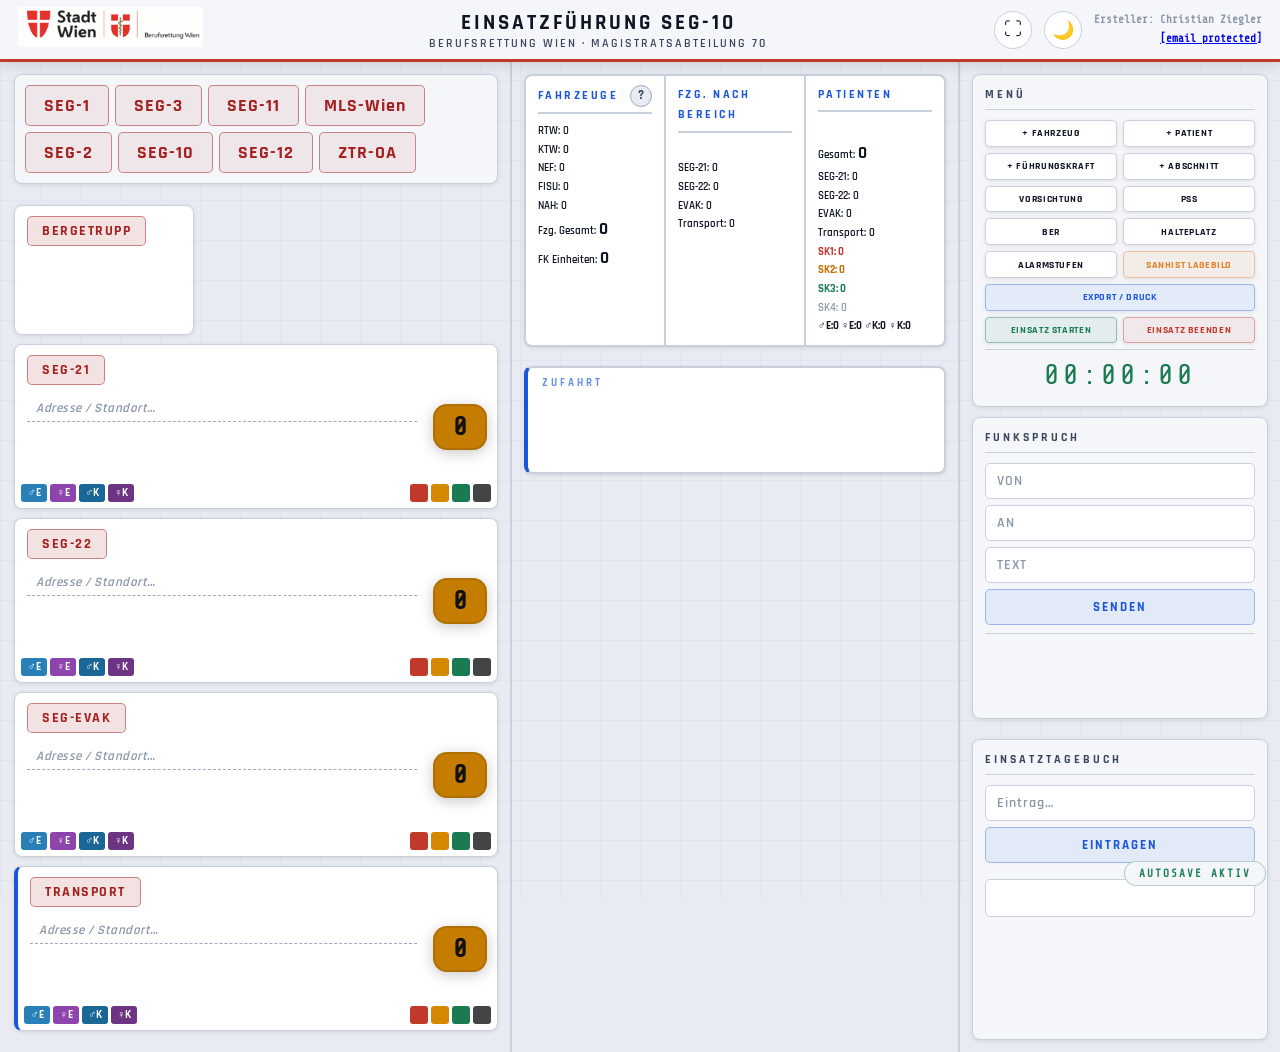
<file: index.html>
<!DOCTYPE html>
<html lang="de" data-theme="light">
<head>

<meta charset="UTF-8">
<title>Einsatzführung SEG-10</title>

<link rel="preconnect" href="https://fonts.googleapis.com">
<link rel="preconnect" href="https://fonts.gstatic.com" crossorigin>
<link rel="stylesheet" href="Lib/styles.css">

</head>

<body>

<header>

<div class="logoBox">
<img src="Assets/logo.png" height="40">
</div>

<div class="titleBox">
<h2>Einsatzführung SEG-10</h2>
<div>Berufsrettung Wien · Magistratsabteilung 70</div>
</div>

<div class="headerRight">
  <button class="themeToggle" onclick="toggleFullscreen()" id="fullscreenBtn" title="Vollbild">⛶</button>
  <button class="themeToggle" onclick="toggleTheme()" title="Tag/Nacht">🌙</button>
  <div class="creatorBox">
    Ersteller: Christian Ziegler<br>
    <a href="/cdn-cgi/l/email-protection" class="__cf_email__" data-cfemail="187b706a716b6c7179763662717d7f747d6a586f717d76367f6e36796c">[email&#160;protected]</a>
  </div>
</div>

</header>



<div class="layout">

<!-- LINKS -->

<div class="left">

<div class="segButtons">
<button class="seg">SEG-1</button>
<button class="seg">SEG-3</button>
<button class="seg">SEG-11</button>
<button class="seg">MLS-Wien</button>
<button class="seg">SEG-2</button>
<button class="seg">SEG-10</button>
<button class="seg">SEG-12</button>
<button class="seg">ZTR-OA</button>
</div>


<div class="topRow">

<div class="bereich bergetrupp">
<div class="bheader">Bergetrupp</div>
<div class="drop"></div>
</div>

<div id="vorsichtungContainer"></div>

</div>


<div id="pssContainer"></div>


<div class="bereich">
<div class="bheader unit">SEG-21</div>
<div class="patients" data-unit="21">0</div>
<input class="adressfeld" placeholder="Adresse / Standort…">
<div class="drop"></div>
</div>


<div class="bereich">
<div class="bheader unit">SEG-22</div>
<div class="patients" data-unit="22">0</div>
<input class="adressfeld" placeholder="Adresse / Standort…">
<div class="drop"></div>
</div>


<div class="bereich">
<div class="bheader unit">SEG-EVAK</div>
<div class="patients" data-unit="EVAK">0</div>
<input class="adressfeld" placeholder="Adresse / Standort…">
<div class="drop"></div>
</div>


<div class="bereich blue">
<div class="bheader">Transport</div>
<div class="patients" data-unit="TRANSPORT">0</div>
<input class="adressfeld" placeholder="Adresse / Standort…">
<div class="drop"></div>
</div>


<div id="halteplaetze"></div>


</div>



<!-- MITTE -->

<div class="middle">

<div id="alarmBanner" style="display:none"></div>

<div class="dashboard">

<div id="dashVehicles"><div class="dashHeader"><b>Fahrzeuge</b><button class="dashInfoBtn" onclick="openFahrzeugHistorie()" title="Fahrzeughistorie">?</button></div></div>

<div id="dashSEG"></div>

<div id="dashPatients"></div>

</div>

<div class="bereich blue zufahrtContainer">

<div class="bheader" style="display:none"></div>

<div class="patients" data-unit="ZUFAHRT">0</div>

<div id="zufahrt" class="zufahrt drop"></div>

</div>

<div id="berContainer"></div>

<div id="abschnitteContainer"></div>


</div>

<!-- RECHTS -->

<div class="right">

<div class="vehiclePanel">

<h3>Menü</h3>

<div class="menuGrid">
<button onclick="openVehicleMenu()">+ Fahrzeug</button>
<button onclick="openPatientMenu()">+ Patient</button>
<button onclick="openFuehrungskraftMenu()">+ Führungskraft</button>
<button onclick="createAbschnitt()">+ Abschnitt</button>
<button onclick="createVorsichtung()">Vorsichtung</button>
<button onclick="createPSS()">PSS</button>
<button onclick="createBER()">BER</button>
<button onclick="createHalteplatz()">Halteplatz</button>
<button onclick="openAlarmstufen()">Alarmstufen</button>
<button onclick="window.open('sanhist.html','_blank')" style="color:#e67e22;border-color:rgba(230,126,34,0.4);background:rgba(230,126,34,0.07)">SanHist Lagebild</button>
<button class="exportBtn" onclick="exportEinsatz()">Export / Druck</button>
<button onclick="startEinsatz()" style="color:var(--accent-green);border-color:rgba(26,122,82,0.4);background:rgba(26,122,82,0.07)">Einsatz starten</button>
<button onclick="endEinsatz()" style="color:var(--accent-red);border-color:rgba(192,57,43,0.4);background:rgba(192,57,43,0.07)">Einsatz beenden</button>
</div>

<div id="timer">00:00:00</div>

</div>



<div class="funkPanel">

<h3>Funkspruch</h3>

<input id="funkVon" placeholder="VON">
<input id="funkAn" placeholder="AN">
<input id="funkText" placeholder="TEXT">

<button onclick="sendFunk()">Senden</button>

<div id="log"></div>

</div>

<div class="funkPanel" style="margin-top:10px">
<h3>Einsatztagebuch</h3>
<input id="tagebuchInput" placeholder="Eintrag…">
<button onclick="tagebuchSenden()">Eintragen</button>
<div id="tagebuchLetzter" style="margin-top:8px;padding:8px 10px;background:var(--bg-card);border:1.5px solid var(--border);border-radius:5px;font-family:'Share Tech Mono',monospace;font-size:12px;color:var(--text-secondary);min-height:38px;line-height:1.6;"></div>
</div>

</div>

</div>



<!-- POPUP PATIENTEN -->

<div id="patientPopup" class="popup">

  <div class="popupContent">

    <h3>Patientenverwaltung</h3>

    <input id="patientInput" type="number" placeholder="Anzahl">

    <!-- SICHTUNG -->
    <div class="sichtungRow">
      <button class="sichtBtn sk1" onclick="setSichtung('SK1')">SK1</button>
      <button class="sichtBtn sk2" onclick="setSichtung('SK2')">SK2</button>
      <button class="sichtBtn sk3" onclick="setSichtung('SK3')">SK3</button>
      <button class="sichtBtn sk4" onclick="setSichtung('SK4')">SK4</button>
      <span id="sichtungLabel" class="sichtungLabel">–</span>
    </div>
    <button class="sichtSetzenBtn" onclick="sichtungSetzen()">Sichtung zuweisen</button>

    <div class="popupButtons">
      <button onclick="patientAction('add')">Anlegen</button>
      <button onclick="patientAction('21')">SEG-21</button>
      <button onclick="patientAction('22')">SEG-22</button>
      <button onclick="patientAction('EVAK')">EVAK</button>
      <button onclick="patientAction('TRANSPORT')">Transport</button>
      <button onclick="patientAction('remove')">Transport beendet</button>
      <button onclick="patientAction('RUECK')">Rückführung</button>
      <button onclick="patientAction('DELETE')">Löschen</button>
      <button onclick="toggleVehicleSelect()">Fahrzeug</button>
      <button onclick="closePopup()">Schließen</button>
    </div>

    <div id="vehicleSelectBox" style="display:none;margin-top:10px">
      <select id="vehicleSelect" style="width:100%"></select>
      <button onclick="assignPatientsToVehicle()" style="margin-top:6px;width:100%">Patienten Fahrzeug zuweisen</button>
    </div>

  </div>
</div>


<!-- POPUP FAHRZEUG -->

<div id="vehiclePopup" class="popup">

<div class="popupContent">

<h3>Fahrzeug erstellen</h3>

<div class="popupButtons">
<button onclick="createVehicle('RTW')">1 · RTW</button>
<button onclick="createVehicle('KTW')">2 · KTW</button>
<button onclick="createVehicle('NEF')">3 · NEF</button>
<button onclick="createVehicle('FISU')">4 · FISU</button>
<button onclick="createVehicle('NAH')">5 · NAH</button>
<button onclick="closeVehicleMenu()">Schließen</button>
</div>

</div>

</div>



<!-- POPUP ALARMSTUFEN -->
<div id="alarmPopup" class="popup">
  <div class="popupContent alarmContent">
    <div class="alarmTabs">
      <button class="alarmTab active" onclick="switchAlarmTab('info')">ℹ Info &amp; Kräfte</button>
      <button class="alarmTab" onclick="switchAlarmTab('aktiv')">⚡ Aktive Alarmstufe</button>
    </div>

    <!-- TAB: INFO -->
    <div id="alarmTabInfo">
      <div class="alarmHinweis">5 Alarmstufen – Bezeichnung und Kräfte hinterlegen.</div>
      <div id="alarmStufen"></div>
      <div class="alarmActions">
        <button onclick="closeAlarmPopup()" style="grid-column:span 2">Speichern &amp; Schließen</button>
      </div>
    </div>

    <!-- TAB: AKTIVE ALARMSTUFE -->
    <div id="alarmTabAktiv" style="display:none">
      <div class="alarmHinweis">Wähle die aktuell ausgerufene Alarmstufe aus. Sie wird im Dashboard angezeigt.</div>
      <div id="alarmAuswahl"></div>
      <div class="alarmActions" style="margin-top:14px">
        <button onclick="alarmStufeDeaktivieren()">Alarmstufe aufheben</button>
        <button onclick="closeAlarmPopup()">Schließen</button>
      </div>
    </div>
  </div>
</div>

<!-- POPUP FAHRZEUGHISTORIE -->
<div id="fahrzeugHistoriePopup" class="popup">
  <div class="popupContent">
    <h3>Fahrzeughistorie</h3>
    <div id="fahrzeugHistorieListe"></div>
    <div style="margin-top:14px">
      <button onclick="document.getElementById('fahrzeugHistoriePopup').style.display='none'" style="width:100%;padding:10px;font-family:'Rajdhani',sans-serif;font-size:13px;font-weight:700;letter-spacing:1px;text-transform:uppercase;background:var(--bg-card);color:var(--text-primary);border:1.5px solid var(--border);border-radius:6px;cursor:pointer;">Schließen</button>
    </div>
  </div>
</div>

<!-- POPUP FÜHRUNGSKRAFT -->
<div id="fuehrungskraftPopup" class="popup">
<div class="popupContent">
<h3>Führungskraft erstellen</h3>
<div class="popupButtons">
<button onclick="createFuehrungskraft('GRKDT')">GRKDT</button>
<button onclick="createFuehrungskraft('ZGKDT')">ZGKDT</button>
<button onclick="createFuehrungskraft('HIO')">HIO</button>
<button onclick="createFuehrungskraft('SAN-Team-HIO')">SAN-Team-HIO</button>
<button onclick="closeFuehrungskraftMenu()" style="grid-column:span 2">Schließen</button>
</div>
</div>
</div>

<!-- POPUP ABSCHNITT -->
<div id="abschnittPopup" class="popup">
<div class="popupContent">
<h3>Einsatzabschnitt benennen</h3>
<input id="abschnittNameInput" placeholder="z.B. Abschnitt Nord…" style="width:100%;padding:10px 12px;background:var(--bg-card);border:1.5px solid var(--border);border-radius:5px;color:var(--text-primary);font-family:'Rajdhani',sans-serif;font-size:16px;font-weight:700;margin-bottom:12px;outline:none;">
<div class="popupButtons">
<button onclick="abschnittErstellen()">Erstellen</button>
<button onclick="document.getElementById('abschnittPopup').style.display='none'">Abbrechen</button></div>
</div>
</div>


<!-- POPUP NAMENSEINGABE (ersetzt prompt, verhindert Vollbild-Abbruch) -->
<div id="namePopup" class="popup">
  <div class="popupContent" style="width:clamp(280px,22vw,360px)">
    <h3 id="namePopupTitle">Name eingeben</h3>
    <input id="namePopupInput" type="text" placeholder="Kennung…"
      style="width:100%;padding:10px 12px;background:var(--bg-card);border:1.5px solid var(--border);border-radius:5px;color:var(--text-primary);font-family:'Rajdhani',sans-serif;font-size:20px;font-weight:700;margin-bottom:12px;outline:none;letter-spacing:1px;">
    <div class="popupButtons">
      <button onclick="namePopupConfirm()">OK</button>
      <button onclick="namePopupCancel()">Abbrechen</button>
    </div>
  </div>
</div>

<div id="autosaveIndicator">Autosave aktiv</div>

<!-- SHORTCUT OVERLAY -->
<div id="shortcutOverlay" class="popup" onclick="this.style.display='none'">
  <div class="popupContent" onclick="event.stopPropagation()" style="width:clamp(340px,32vw,500px);max-height:80vh;overflow-y:auto">
    <h3>⌨ Shortcuts</h3>
    <div id="shortcutList"></div>
    <div style="margin-top:12px">
      <button onclick="document.getElementById('shortcutOverlay').style.display='none'" style="width:100%;padding:9px;font-family:'Rajdhani',sans-serif;font-size:13px;font-weight:700;letter-spacing:1px;text-transform:uppercase;background:var(--bg-card);color:var(--text-primary);border:1.5px solid var(--border);border-radius:6px;cursor:pointer;">Schließen</button>
    </div>
  </div>
</div>

<div id="autosaveIndicator">Autosave aktiv</div>

<script src="Lib/app.js"></script>

</body>
</html>
</file>
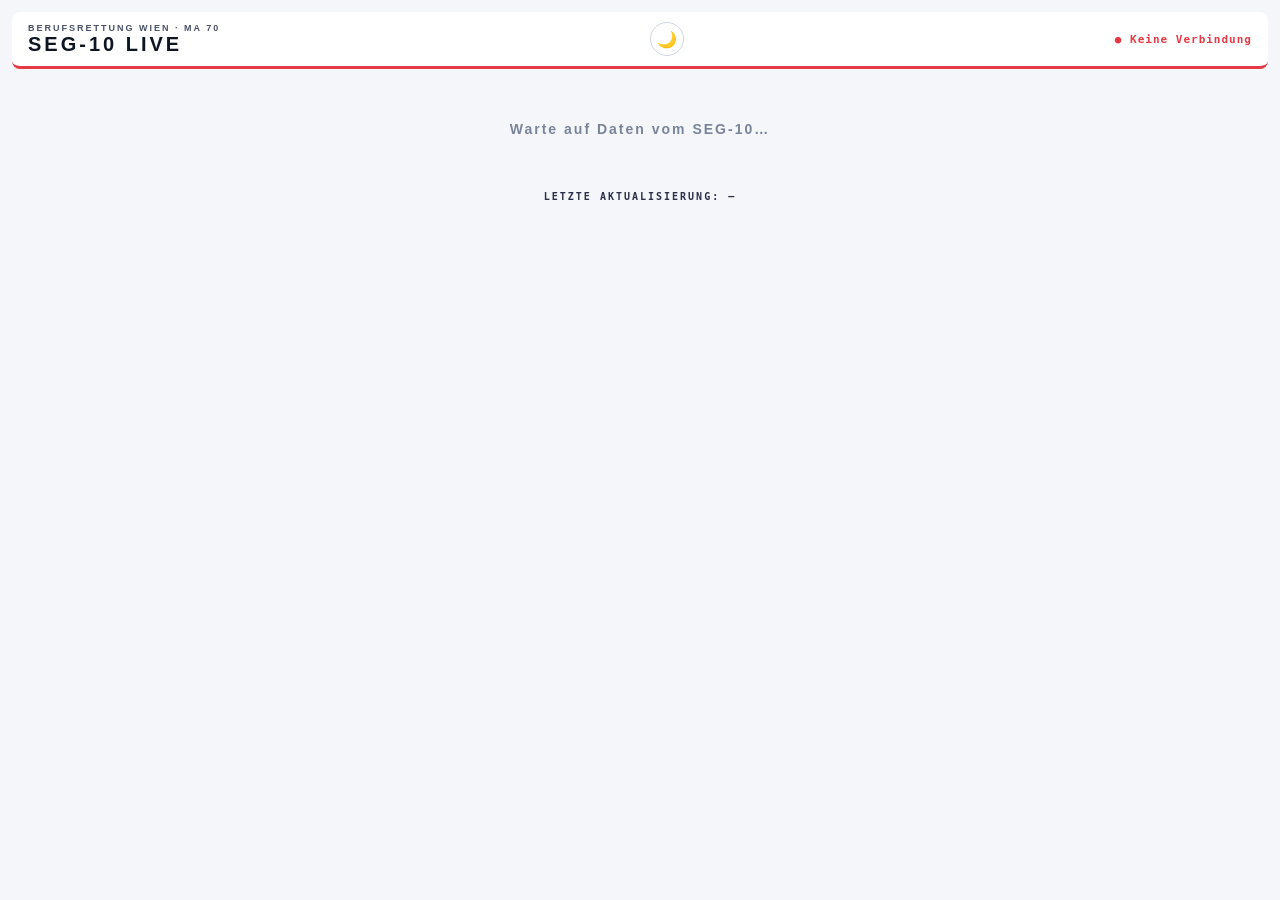
<file: dashboard.html>
<!DOCTYPE html>
<html lang="de" data-theme="light">
<head>
<meta charset="UTF-8">
<meta name="viewport" content="width=device-width, initial-scale=1.0">
<title>SEG-10 Live Dashboard</title>
<style>
  :root {
    --bg:     #f4f6fa;
    --panel:  #ffffff;
    --card:   #ffffff;
    --border: #d0d7e3;
    --text:   #0f1623;
    --dim:    #7a8499;
    --blue:   #1a56db;
    --rot:    #c0392b;
    --gelb:   #c47d00;
    --gruen:  #1a7a52;
    --shadow: 0 1px 4px rgba(0,0,0,0.10);
  }
  [data-theme="dark"] {
    --bg:     #0d0f14;
    --panel:  #141720;
    --card:   #1a1f2e;
    --border: #2a3048;
    --text:   #e8ecf4;
    --dim:    #4a5268;
    --blue:   #4895ef;
    --rot:    #e63946;
    --gelb:   #f4a261;
    --gruen:  #2ec4b6;
    --shadow: 0 1px 4px rgba(0,0,0,0.4);
  }
  .theme-toggle {
    background: var(--card);
    border: 1.5px solid var(--border);
    color: var(--text);
    width: 34px; height: 34px;
    border-radius: 50%;
    font-size: 16px;
    cursor: pointer;
    display: flex; align-items: center; justify-content: center;
    transition: all 0.2s;
    flex-shrink: 0;
  }
  .theme-toggle:hover { border-color: var(--blue); }
  @import url('https://fonts.googleapis.com/css2?family=Rajdhani:wght@600;700&family=Share+Tech+Mono&display=swap');

  * { box-sizing: border-box; margin: 0; padding: 0; }

  body {
    font-family: 'Rajdhani', sans-serif;
    font-weight: 600;
    background: var(--bg);
    color: var(--text);
    min-height: 100vh;
    padding: 12px;
    transition: background 0.2s, color 0.2s;
  }

  header {
    display: flex;
    justify-content: space-between;
    align-items: center;
    padding: 10px 16px;
    background: var(--panel);
    border-bottom: 3px solid #e63946;
    border-radius: 8px;
    margin-bottom: 12px;
  }

  header h1 {
    font-size: clamp(14px, 3vw, 20px);
    letter-spacing: 3px;
    text-transform: uppercase;
    color: var(--text);
  }

  #status {
    font-family: 'Share Tech Mono', monospace;
    font-size: 11px;
    letter-spacing: 1px;
    color: var(--dim);
    text-align: right;
  }

  #status.online { color: #2ec4b6; }
  #status.offline { color: #e63946; }

  #alarmBanner {
    display: none;
    background: rgba(230,57,70,0.15);
    border: 2px solid #e63946;
    border-radius: 8px;
    padding: 12px 18px;
    text-align: center;
    font-size: clamp(16px, 4vw, 24px);
    font-weight: 700;
    letter-spacing: 2px;
    text-transform: uppercase;
    color: #e63946;
    margin-bottom: 12px;
    animation: pulse 2s ease-in-out infinite;
  }
  @keyframes pulse {
    0%,100% { box-shadow: 0 0 0 0 rgba(230,57,70,0.3); }
    50% { box-shadow: 0 0 20px rgba(230,57,70,0.5); }
  }

  .grid {
    display: grid;
    grid-template-columns: 1fr 1fr;
    gap: 10px;
    margin-bottom: 10px;
  }

  @media(min-width: 600px){
    .grid { grid-template-columns: 1fr 1fr 1fr; }
  }

  .card {
    background: var(--card);
    border: 1.5px solid var(--border);
    border-radius: 8px;
    padding: 12px 14px;
  }

  .card-title {
    font-size: 10px;
    font-weight: 700;
    letter-spacing: 3px;
    text-transform: uppercase;
    color: var(--blue);
    border-bottom: 1.5px solid var(--border);
    padding-bottom: 6px;
    margin-bottom: 8px;
  }

  .card-row {
    display: flex;
    justify-content: space-between;
    align-items: center;
    padding: 3px 0;
    font-size: clamp(13px, 2.5vw, 16px);
    border-bottom: 1px solid rgba(255,255,255,0.04);
  }

  .card-row:last-child { border-bottom: none; }

  .val {
    font-family: 'Share Tech Mono', monospace;
    font-size: clamp(14px, 2.8vw, 18px);
    font-weight: 700;
    color: var(--text);
  }

  .val.big {
    font-size: clamp(22px, 5vw, 36px);
    color: #f4d35e;
  }

  .sk1 { color: #e63946; font-weight: 700; }
  .sk2 { color: #f4a261; font-weight: 700; }
  .sk3 { color: #2ec4b6; font-weight: 700; }
  .sk4 { color: var(--dim); }

  #timer-display {
    font-family: 'Share Tech Mono', monospace;
    font-size: clamp(28px, 7vw, 52px);
    color: #2ec4b6;
    letter-spacing: 4px;
    text-align: center;
    padding: 10px;
    text-shadow: 0 0 20px rgba(46,196,182,0.4);
  }

  #bereiche-list { display: flex; flex-direction: column; gap: 6px; }

  .bereich-row {
    display: flex;
    justify-content: space-between;
    padding: 6px 10px;
    background: var(--panel);
    border-radius: 5px;
    font-size: clamp(12px, 2.2vw, 15px);
  }

  .bereich-row .bval {
    font-family: 'Share Tech Mono', monospace;
    font-weight: 700;
    color: #f4d35e;
  }

  #no-data {
    text-align: center;
    padding: 40px;
    color: var(--dim);
    font-size: 14px;
    letter-spacing: 2px;
  }

  #main { display: none; }

  footer {
    text-align: center;
    color: #2a3048;
    font-size: 10px;
    letter-spacing: 2px;
    margin-top: 14px;
    font-family: 'Share Tech Mono', monospace;
  }
</style>
</head>
<body>

<header>
  <div>
    <div style="font-size:9px;letter-spacing:2px;color:#4a5268;text-transform:uppercase">Berufsrettung Wien · MA 70</div>
    <h1>SEG-10 Live</h1>
  </div>
  <button class="theme-toggle" onclick="toggleTheme()" id="themeBtn" title="Hell/Dunkel">🌙</button>
  <div id="status">● Verbinde…</div>
</header>

<div id="alarmBanner"></div>

<div id="no-data">Warte auf Daten vom SEG-10…</div>

<div id="main">

  <div style="text-align:center;margin-bottom:10px">
    <div style="font-size:10px;letter-spacing:2px;color:#4a5268;text-transform:uppercase;margin-bottom:4px">Einsatzzeit</div>
    <div id="timer-display">00:00:00</div>
  </div>

  <div class="grid">

    <div class="card">
      <div class="card-title">Fahrzeuge</div>
      <div class="card-row"><span>RTW</span><span class="val" id="d-rtw">0</span></div>
      <div class="card-row"><span>KTW</span><span class="val" id="d-ktw">0</span></div>
      <div class="card-row"><span>NEF</span><span class="val" id="d-nef">0</span></div>
      <div class="card-row"><span>FISU</span><span class="val" id="d-fisu">0</span></div>
      <div class="card-row"><span>NAH</span><span class="val" id="d-nah">0</span></div>
      <div class="card-row"><span>FK</span><span class="val" id="d-fk">0</span></div>
      <div class="card-row" style="margin-top:4px;border-top:1px solid #2a3048;padding-top:6px">
        <span style="font-weight:700">Gesamt</span>
        <span class="val big" id="d-total">0</span>
      </div>
    </div>

    <div class="card">
      <div class="card-title">Patienten</div>
      <div class="card-row"><span>Gesamt</span><span class="val big" id="d-pat-gesamt">0</span></div>
      <div class="card-row"><span class="sk1">SK1 Sofort</span><span class="val sk1" id="d-sk1">0</span></div>
      <div class="card-row"><span class="sk2">SK2 Dringend</span><span class="val sk2" id="d-sk2">0</span></div>
      <div class="card-row"><span class="sk3">SK3 Leicht</span><span class="val sk3" id="d-sk3">0</span></div>
      <div class="card-row"><span class="sk4">SK4</span><span class="val sk4" id="d-sk4">0</span></div>
    </div>

    <div class="card">
      <div class="card-title">Bereiche</div>
      <div class="card-row"><span>PSS</span><span class="val" id="d-pss">–</span></div>
      <div class="card-row"><span>Vorsichtung</span><span class="val" id="d-vor">–</span></div>
      <div class="card-row"><span>BER</span><span class="val" id="d-ber">–</span></div>
      <div class="card-row"><span>SEG-21</span><span class="val" id="d-s21">0</span></div>
      <div class="card-row"><span>SEG-22</span><span class="val" id="d-s22">0</span></div>
      <div class="card-row"><span>EVAK</span><span class="val" id="d-evak">0</span></div>
      <div class="card-row"><span>Transport</span><span class="val" id="d-transport">0</span></div>
    </div>

  </div>

  <div class="card" id="bereiche-card" style="display:none;margin-bottom:10px">
    <div class="card-title">Halteplätze &amp; Abschnitte</div>
    <div id="bereiche-list"></div>
  </div>

  <div class="card" id="seg-card" style="display:none;margin-bottom:10px">
    <div class="card-title">&#9889; SEG Einheiten vor Ort</div>
    <div id="seg-list" style="display:flex;flex-wrap:wrap;gap:8px;padding-top:6px"></div>
  </div>


</div>

<footer>LETZTE AKTUALISIERUNG: <span id="lastUpdate">–</span></footer>

<script>
// =============================================
// FIREBASE URL hier eintragen (gleiche wie in app.js)
// =============================================
const FIREBASE_URL = "https://seg-10-dashboard-default-rtdb.europe-west1.firebasedatabase.app"

const statusEl = document.getElementById("status")

function updateUI(data){
  if(!data){ return }

  document.getElementById("no-data").style.display = "none"
  document.getElementById("main").style.display = "block"

  // Alarm
  const banner = document.getElementById("alarmBanner")
  if(data.alarm){
    banner.style.display = "block"
    banner.textContent = "⚡ " + data.alarm
  } else {
    banner.style.display = "none"
  }

  // Timer
  document.getElementById("timer-display").textContent = data.timer || "00:00:00"

  // Fahrzeuge
  const f = data.fahrzeuge || {}
  document.getElementById("d-rtw").textContent   = f.rtw   || 0
  document.getElementById("d-ktw").textContent   = f.ktw   || 0
  document.getElementById("d-nef").textContent   = f.nef   || 0
  document.getElementById("d-fisu").textContent  = f.fisu  || 0
  document.getElementById("d-nah").textContent   = f.nah   || 0
  document.getElementById("d-fk").textContent    = f.fk    || 0
  document.getElementById("d-total").textContent = f.gesamt || 0

  // Patienten
  const p = data.patienten || {}
  document.getElementById("d-pat-gesamt").textContent = p.gesamt || 0
  document.getElementById("d-sk1").textContent = p.sk1 || 0
  document.getElementById("d-sk2").textContent = p.sk2 || 0
  document.getElementById("d-sk3").textContent = p.sk3 || 0
  document.getElementById("d-sk4").textContent = p.sk4 || 0
  document.getElementById("d-pss").textContent       = p.pss       !== undefined ? p.pss       : "–"
  document.getElementById("d-vor").textContent       = p.vorsichtung !== undefined ? p.vorsichtung : "–"
  document.getElementById("d-ber").textContent       = p.ber       !== undefined ? p.ber       : "–"
  document.getElementById("d-s21").textContent       = p.seg21     || 0
  document.getElementById("d-s22").textContent       = p.seg22     || 0
  document.getElementById("d-evak").textContent      = p.evak      || 0
  document.getElementById("d-transport").textContent = p.transport || 0

  // Halteplätze & Abschnitte
  const bereiche = data.bereiche || []
  const card = document.getElementById("bereiche-card")
  const list = document.getElementById("bereiche-list")
  if(bereiche.length > 0){
    card.style.display = "block"
    list.innerHTML = bereiche.map(b =>
      `<div class="bereich-row"><span>${b.name}</span><span class="bval">${b.fzg} Einh.</span></div>`
    ).join("")
  } else {
    card.style.display = "none"
  }

  // SEG Einheiten vor Ort
  const segCard = document.getElementById("seg-card")
  const segList = document.getElementById("seg-list")
  const segVorOrt = data.segVorOrt || []
  if(segVorOrt.length > 0){
    segCard.style.display = "block"
    segList.innerHTML = segVorOrt.map(s =>
      '<div style="background:rgba(46,196,182,0.15);border:1.5px solid #2ec4b6;border-radius:6px;padding:5px 12px;font-weight:700;letter-spacing:1px;color:#2ec4b6;font-size:clamp(12px,2.2vw,15px)">&#10003; ' + s + '</div>'
    ).join("")
  } else {
    segCard.style.display = "none"
  }

  // Zeitstempel
  if(data.ts){
    const d = new Date(data.ts)
    document.getElementById("lastUpdate").textContent = d.toLocaleTimeString("de-AT")
  }
}

async function fetchData(){
  if(!FIREBASE_URL){
    statusEl.textContent = "⚠ Keine Firebase URL"
    statusEl.className = "offline"
    return
  }
  try {
    const res = await fetch(FIREBASE_URL + "/dashboard.json?t=" + Date.now())
    if(!res.ok) throw new Error(res.status)
    const data = await res.json()
    updateUI(data)
    statusEl.textContent = "● LIVE"
    statusEl.className = "online"
  } catch(e) {
    statusEl.textContent = "● Keine Verbindung"
    statusEl.className = "offline"
  }
}

// Beim Laden + alle 5 Sekunden aktualisieren
fetchData()
setInterval(fetchData, 5000)

function toggleTheme(){
  const html = document.documentElement
  const isDark = html.getAttribute("data-theme") === "dark"
  html.setAttribute("data-theme", isDark ? "light" : "dark")
  const btn = document.getElementById("themeBtn")
  if(btn) btn.textContent = isDark ? "🌙" : "☀"
  try{ localStorage.setItem("theme", isDark ? "light" : "dark") }catch{}
}
// Theme beim Laden wiederherstellen
;(function(){
  try{
    const t = localStorage.getItem("theme")
    if(t === "dark"){
      document.documentElement.setAttribute("data-theme","dark")
      document.addEventListener("DOMContentLoaded",()=>{
        const b=document.getElementById("themeBtn"); if(b) b.textContent="☀"
      })
    }
  }catch{}
})();

</script>
</body>
</html>
</file>
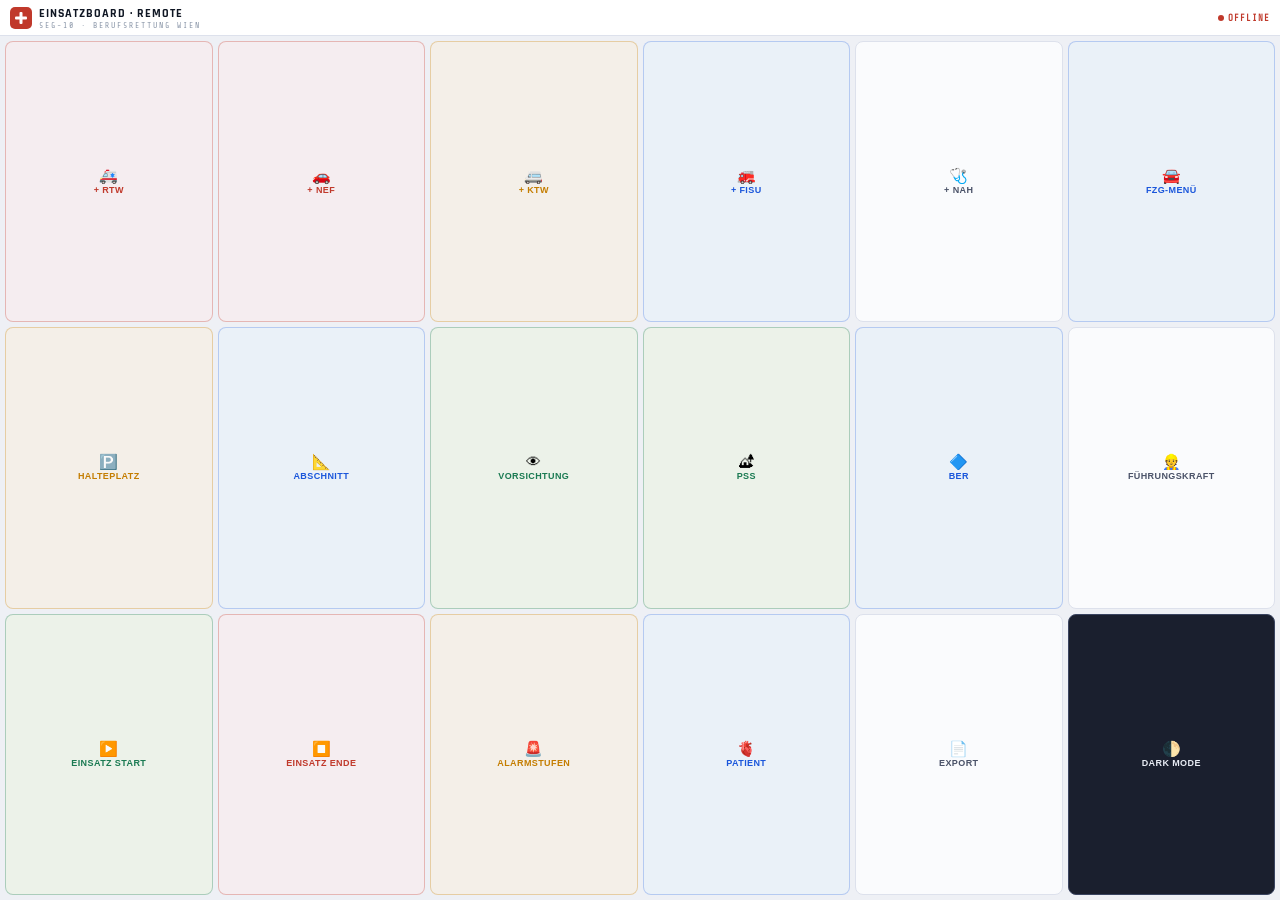
<file: remote.html>
<!DOCTYPE html>
<html lang="de">
<head>
<meta charset="UTF-8">
<meta name="viewport" content="width=device-width, initial-scale=1.0, maximum-scale=1.0, user-scalable=no">
<meta name="apple-mobile-web-app-capable" content="yes">
<meta name="apple-mobile-web-app-status-bar-style" content="black-translucent">
<title>Remote · SEG-10</title>
<link href="https://fonts.googleapis.com/css2?family=Rajdhani:wght@600;700&family=Share+Tech+Mono&display=swap" rel="stylesheet">
<style>
*{box-sizing:border-box;margin:0;padding:0;-webkit-tap-highlight-color:transparent}
html,body{width:100%;height:100%;overflow:hidden;background:#eef0f5;font-family:'Rajdhani',sans-serif}

@media (orientation:portrait){
  body::before{
    content:"Bitte iPad drehen ↻";
    position:fixed;inset:0;
    background:#1a1f2e;color:#fff;
    display:flex;align-items:center;justify-content:center;
    font-size:22px;font-weight:700;letter-spacing:2px;text-transform:uppercase;z-index:9999;
  }
  #app{display:none}
}

#app{display:grid;grid-template-rows:36px 1fr;height:100vh;width:100vw}

/* HEADER */
#hdr{background:#fff;border-bottom:1px solid #dde1ec;display:flex;align-items:center;justify-content:space-between;padding:0 10px}
.hl{display:flex;align-items:center;gap:7px}
.hlogo{width:22px;height:22px;background:#c0392b;border-radius:5px;display:flex;align-items:center;justify-content:center}
.hlogo svg{width:12px;height:12px}
.htitle{font-size:12px;font-weight:700;color:#0f1623;letter-spacing:1px;text-transform:uppercase}
.hsub{font-size:8px;color:#8a96a8;letter-spacing:2px;font-family:'Share Tech Mono',monospace;text-transform:uppercase}
#hst{display:flex;align-items:center;gap:4px;font-size:9px;font-weight:700;letter-spacing:1px;font-family:'Share Tech Mono',monospace}
#hst.on{color:#1a7a52}
#hst.off{color:#c0392b}
.hdot{width:6px;height:6px;border-radius:50%;background:currentColor}
.hdot.p{animation:p 2s infinite}
@keyframes p{0%,100%{opacity:1}50%{opacity:.3}}

/* GRID 6×3 */
#grid{
  display:grid;
  grid-template-columns:repeat(6,1fr);
  grid-template-rows:repeat(3,1fr);
  gap:5px;
  padding:5px;
}

/* BUTTON */
.b{
  background:#fff;border:1.5px solid #dde1ec;border-radius:8px;
  display:flex;flex-direction:column;align-items:center;justify-content:center;gap:2px;
  cursor:pointer;user-select:none;transition:transform .1s;
  position:relative;overflow:hidden;min-width:0;min-height:0;
}
.b:active{transform:scale(0.90)}
.b .ic{font-size:15px;line-height:1;display:block}
.b .lb{font-size:9px;font-weight:700;letter-spacing:.4px;text-transform:uppercase;text-align:center;line-height:1.15}
.b .ct{position:absolute;top:3px;right:4px;font-size:8px;font-family:'Share Tech Mono',monospace;font-weight:700;padding:1px 4px;border-radius:10px;background:#c0392b;color:#fff;display:none}
.b.counted .ct{display:block}

.b.r{border-color:rgba(192,57,43,.3);background:rgba(252,235,235,.55)}.b.r .lb{color:#c0392b}
.b.o{border-color:rgba(196,125,0,.3);background:rgba(250,238,218,.45)}.b.o .lb{color:#c47d00}
.b.g{border-color:rgba(26,122,82,.3);background:rgba(234,243,222,.5)}.b.g .lb{color:#1a7a52}
.b.bl{border-color:rgba(26,86,219,.25);background:rgba(230,241,251,.5)}.b.bl .lb{color:#1a56db}
.b.gr{border-color:#dde1ec;background:#fafbfd}.b.gr .lb{color:#4a5268}
.b.dk{border-color:#3a4460;background:#1a1f2e}.b.dk .lb{color:#e8ecf4}

/* TOAST */
#toast{
  position:fixed;bottom:8px;left:50%;
  transform:translateX(-50%) translateY(60px);
  background:#1a1f2e;color:#e8ecf4;
  padding:5px 14px;border-radius:7px;
  font-size:11px;font-weight:700;letter-spacing:1px;text-transform:uppercase;
  font-family:'Rajdhani',sans-serif;
  transition:transform .2s cubic-bezier(.34,1.56,.64,1);
  z-index:999;pointer-events:none;white-space:nowrap;
}
#toast.s{transform:translateX(-50%) translateY(0)}
</style>
</head>
<body>
<div id="app">

<div id="hdr">
  <div class="hl">
    <div class="hlogo">
      <svg viewBox="0 0 12 12" fill="none"><rect x="4.5" y="0" width="3" height="12" rx="1" fill="white"/><rect x="0" y="4.5" width="12" height="3" rx="1" fill="white"/></svg>
    </div>
    <div>
      <div class="htitle">Einsatzboard · Remote</div>
      <div class="hsub">SEG-10 · Berufsrettung Wien</div>
    </div>
  </div>
  <div id="hst" class="off"><div class="hdot"></div><span id="hstTxt">Verbinde…</span></div>
</div>

<div id="grid">

  <!-- REIHE 1: Fahrzeuge -->
  <button class="b r" onclick="cmd('createVehicle','RTW')">
    <span class="ct" id="ct-RTW">0</span>
    <span class="ic">🚑</span><span class="lb">+ RTW</span>
  </button>
  <button class="b r" onclick="cmd('createVehicle','NEF')">
    <span class="ct" id="ct-NEF">0</span>
    <span class="ic">🚗</span><span class="lb">+ NEF</span>
  </button>
  <button class="b o" onclick="cmd('createVehicle','KTW')">
    <span class="ct" id="ct-KTW">0</span>
    <span class="ic">🚐</span><span class="lb">+ KTW</span>
  </button>
  <button class="b bl" onclick="cmd('createVehicle','FISU')">
    <span class="ct" id="ct-FISU">0</span>
    <span class="ic">🚒</span><span class="lb">+ FISU</span>
  </button>
  <button class="b gr" onclick="cmd('createVehicle','NAH')">
    <span class="ct" id="ct-NAH">0</span>
    <span class="ic">🩺</span><span class="lb">+ NAH</span>
  </button>
  <button class="b bl" onclick="cmd('openVehicleMenu')">
    <span class="ic">🚘</span><span class="lb">Fzg-Menü</span>
  </button>

  <!-- REIHE 2: Bereiche + Führung -->
  <button class="b o" onclick="cmd('createHalteplatz')">
    <span class="ic">🅿️</span><span class="lb">Halteplatz</span>
  </button>
  <button class="b bl" onclick="cmd('createAbschnitt')">
    <span class="ic">📐</span><span class="lb">Abschnitt</span>
  </button>
  <button class="b g" onclick="cmd('createVorsichtung')">
    <span class="ic">👁</span><span class="lb">Vorsichtung</span>
  </button>
  <button class="b g" onclick="cmd('createPSS')">
    <span class="ic">🏕</span><span class="lb">PSS</span>
  </button>
  <button class="b bl" onclick="cmd('createBER')">
    <span class="ic">🔷</span><span class="lb">BER</span>
  </button>
  <button class="b gr" onclick="cmd('openFuehrungskraftMenu')">
    <span class="ic">👷</span><span class="lb">Führungskraft</span>
  </button>

  <!-- REIHE 3: Einsatz + System -->
  <button class="b g" onclick="cmd('startEinsatz')">
    <span class="ic">▶️</span><span class="lb">Einsatz Start</span>
  </button>
  <button class="b r" onclick="cmd('endEinsatz')">
    <span class="ic">⏹️</span><span class="lb">Einsatz Ende</span>
  </button>
  <button class="b o" onclick="cmd('openAlarmstufen')">
    <span class="ic">🚨</span><span class="lb">Alarmstufen</span>
  </button>
  <button class="b bl" onclick="cmd('openPatientMenu')">
    <span class="ic">🫀</span><span class="lb">Patient</span>
  </button>
  <button class="b gr" onclick="cmd('exportEinsatz')">
    <span class="ic">📄</span><span class="lb">Export</span>
  </button>
  <button class="b dk" onclick="cmd('toggleTheme')">
    <span class="ic">🌓</span><span class="lb">Dark Mode</span>
  </button>

</div>
</div>

<div id="toast"></div>

<script>
// ══════════════════════════════════════════════════
//  NUR DIESE URL ANPASSEN – gleiche wie in app.js
const FB = "https://seg-10-dashboard-default-rtdb.europe-west1.firebasedatabase.app"
// ══════════════════════════════════════════════════

let vehCounts = {}

function cmd(action, param) {
  if(action === "createVehicle" && param){
    vehCounts[param] = (vehCounts[param]||0) + 1
    const el = document.getElementById("ct-" + param)
    if(el){ el.textContent = vehCounts[param]; el.closest(".b").classList.add("counted") }
  }

  const payload = {
    id: Date.now() + "_" + Math.random().toString(36).slice(2,6),
    action,
    param: param || null,
    ts: new Date().toISOString(),
    done: false
  }

  fetch(FB + "/remote/cmd.json", {
    method: "PUT",
    headers: {"Content-Type":"application/json"},
    body: JSON.stringify(payload)
  })
  .then(() => showToast(label(action, param)))
  .catch(() => showToast("⚠ Firebase Fehler"))
}

function label(action, param){
  const m = {
    createVehicle:        "+ " + (param||"") + " angelegt",
    createHalteplatz:     "Halteplatz erstellt",
    createAbschnitt:      "Abschnitt erstellt",
    createVorsichtung:    "Vorsichtung erstellt",
    createPSS:            "PSS erstellt",
    createBER:            "BER erstellt",
    startEinsatz:         "Einsatz gestartet",
    endEinsatz:           "Einsatz beendet",
    openAlarmstufen:      "Alarmstufen",
    openPatientMenu:      "Patientenmenü",
    openVehicleMenu:      "Fahrzeugmenü",
    openFuehrungskraftMenu:"Führungskraftmenü",
    exportEinsatz:        "Export",
    toggleTheme:          "Dark Mode"
  }
  return m[action] || action
}

function checkStatus(){
  fetch(FB + "/dashboard/ts.json?t=" + Date.now())
    .then(r => {
      const el = document.getElementById("hst")
      const dot = el.querySelector(".hdot")
      if(r.ok){
        el.className = "on"
        dot.className = "hdot p"
        document.getElementById("hstTxt").textContent = "FIREBASE OK"
      } else { setOffline() }
    })
    .catch(() => setOffline())
}

function setOffline(){
  const el = document.getElementById("hst")
  el.className = "off"
  el.querySelector(".hdot").className = "hdot"
  document.getElementById("hstTxt").textContent = "OFFLINE"
}

function showToast(msg){
  const t = document.getElementById("toast")
  t.textContent = msg; t.classList.add("s")
  clearTimeout(t._t); t._t = setTimeout(() => t.classList.remove("s"), 1600)
}

checkStatus()
setInterval(checkStatus, 10000)
</script>
</body>
</html>
</file>
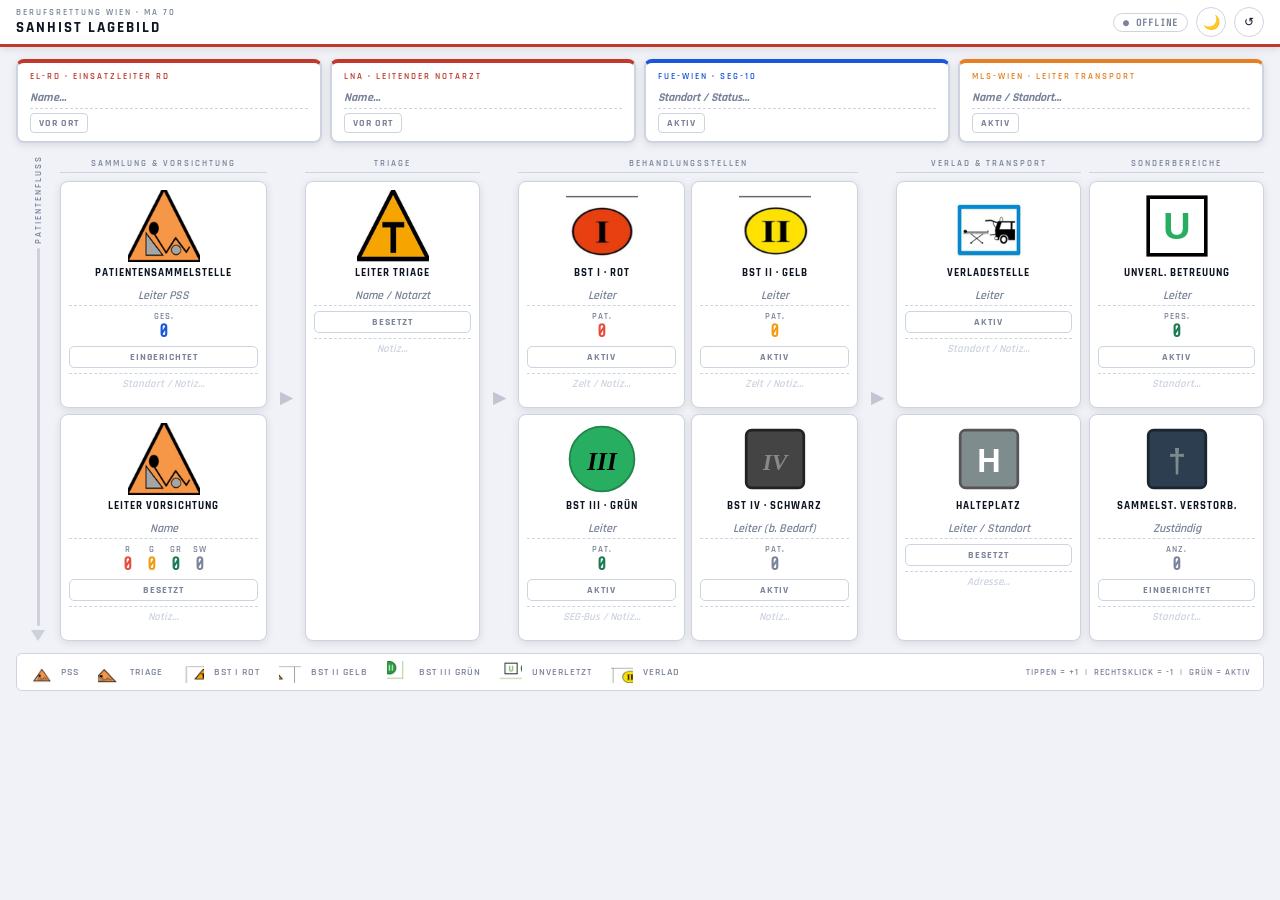
<file: sanhist.html>
<!DOCTYPE html>
<html lang="de" data-theme="light">
<head>
<meta charset="UTF-8">
<meta name="viewport" content="width=device-width, initial-scale=1.0">
<title>SanHist Lagebild – SEG-10</title>
<style>
@import url('https://fonts.googleapis.com/css2?family=Rajdhani:wght@600;700&family=Share+Tech+Mono&display=swap');

:root {
  --bg:#f0f2f7; --panel:#fff; --card:#fff; --border:#cdd4e0;
  --text:#0f1623; --dim:#7a8499; --blue:#1a56db; --red:#c0392b;
  --shadow:0 2px 8px rgba(0,0,0,0.10);
}
[data-theme="dark"] {
  --bg:#0d0f14; --panel:#141720; --card:#1a1f2e; --border:#2a3048;
  --text:#e8ecf4; --dim:#4a5268; --blue:#4895ef; --red:#e63946;
  --shadow:0 2px 8px rgba(0,0,0,0.4);
}
*{box-sizing:border-box;margin:0;padding:0;}
html,body{height:100%;}
body{font-family:'Rajdhani',sans-serif;font-weight:600;background:var(--bg);color:var(--text);min-height:100vh;transition:background 0.2s,color 0.2s;}

header{background:var(--panel);border-bottom:3px solid var(--red);padding:7px 16px;display:flex;justify-content:space-between;align-items:center;position:sticky;top:0;z-index:100;box-shadow:var(--shadow);}
.hl h1{font-size:15px;letter-spacing:2px;text-transform:uppercase;}
.hl p{font-size:9px;letter-spacing:2px;color:var(--dim);text-transform:uppercase;}
.hr{display:flex;gap:8px;align-items:center;}
.tbtn{background:var(--card);border:1.5px solid var(--border);color:var(--text);width:30px;height:30px;border-radius:50%;font-size:14px;cursor:pointer;display:flex;align-items:center;justify-content:center;}
#ss{font-family:'Share Tech Mono',monospace;font-size:10px;letter-spacing:1px;color:var(--dim);padding:3px 9px;border:1px solid var(--border);border-radius:10px;background:var(--card);}
#ss.ok{color:#1a7a52;border-color:rgba(26,122,82,0.3);}
#ss.err{color:var(--red);border-color:rgba(192,57,43,0.3);}

/* CANVAS */
.canvas{padding:12px 16px 40px;overflow-x:auto;}

/* FÜHRUNGSLEISTE */
.fuehrungsleiste{display:flex;gap:8px;margin-bottom:12px;min-width:1100px;}
.fue-card{flex:1;background:var(--card);border:2px solid var(--border);border-top:4px solid var(--red);border-radius:8px;padding:8px 12px;box-shadow:var(--shadow);}
.fue-card.blau{border-top-color:var(--blue);}
.fue-card.orange{border-top-color:#e67e22;}
.fue-label{font-size:9px;letter-spacing:2px;text-transform:uppercase;color:var(--red);margin-bottom:4px;}
.fue-card.blau .fue-label{color:var(--blue);}
.fue-card.orange .fue-label{color:#e67e22;}
.fue-inp{width:100%;background:transparent;border:none;border-bottom:1.5px dashed var(--border);color:var(--text);font-family:'Rajdhani',sans-serif;font-size:14px;font-weight:700;padding:2px 0;outline:none;}
.fue-inp:focus{border-bottom-color:var(--blue);}
.fue-inp::placeholder{color:var(--dim);font-style:italic;font-size:12px;}
.fue-aktiv-btn{padding:3px 8px;border:1.5px solid var(--border);border-radius:4px;background:transparent;color:var(--dim);font-family:'Rajdhani',sans-serif;font-size:10px;font-weight:700;letter-spacing:1px;text-transform:uppercase;cursor:pointer;align-self:flex-start;margin-top:4px;transition:all 0.15s;}
.fue-aktiv-btn.on{background:rgba(26,122,82,0.1);border-color:#1a7a52;color:#1a7a52;}

/* FLOW */
.flow-area{display:flex;align-items:stretch;gap:0;min-width:1100px;}
.flow-arrow-vert{display:flex;flex-direction:column;align-items:center;justify-content:center;width:44px;flex-shrink:0;gap:4px;}
.fa-label{font-size:9px;letter-spacing:2px;text-transform:uppercase;color:var(--dim);writing-mode:vertical-rl;text-orientation:mixed;transform:rotate(180deg);}
.fa-line{flex:1;width:3px;background:var(--dim);min-height:60px;border-radius:2px;opacity:0.3;}
.fa-tip{width:0;height:0;border-left:7px solid transparent;border-right:7px solid transparent;border-top:11px solid var(--dim);opacity:0.3;}
.stage-conn{display:flex;align-items:center;justify-content:center;width:22px;flex-shrink:0;color:var(--dim);font-size:16px;opacity:0.4;}

/* STAGES */
.stages{display:flex;flex:1;gap:8px;align-items:stretch;}
.stage{display:flex;flex-direction:column;gap:6px;flex:1;}
.stage-header{font-size:9px;letter-spacing:2px;text-transform:uppercase;color:var(--dim);text-align:center;padding:3px 0;border-bottom:1px solid var(--border);margin-bottom:2px;}

/* KARTE */
.takt-card{background:var(--card);border:1.5px solid var(--border);border-radius:8px;padding:8px;box-shadow:var(--shadow);display:flex;flex-direction:column;align-items:center;gap:5px;transition:border-color 0.15s;flex:1;}
.takt-card:hover{border-color:#aab;}
.takt-card.aktiv{border-color:#1a7a52!important;box-shadow:0 0 0 2px rgba(26,122,82,0.2);}

/* SYMBOL BILD */
.symbol{width:72px;height:72px;object-fit:contain;flex-shrink:0;}

/* KARTEN INHALT */
.tc-title{font-size:11px;font-weight:700;letter-spacing:1px;text-transform:uppercase;text-align:center;color:var(--text);line-height:1.2;}
.tc-inp{width:100%;background:transparent;border:none;border-bottom:1.5px dashed var(--border);color:var(--text);font-family:'Rajdhani',sans-serif;font-size:13px;font-weight:700;padding:2px 0;outline:none;text-align:center;}
.tc-inp:focus{border-bottom-color:var(--blue);}
.tc-inp::placeholder{color:var(--dim);font-style:italic;font-size:12px;font-weight:600;}
.tc-aktiv-btn{width:100%;padding:4px;border:1.5px solid var(--border);border-radius:5px;background:transparent;color:var(--dim);font-family:'Rajdhani',sans-serif;font-size:10px;font-weight:700;letter-spacing:1px;text-transform:uppercase;cursor:pointer;transition:all 0.15s;}
.tc-aktiv-btn.on{background:rgba(26,122,82,0.1);border-color:#1a7a52;color:#1a7a52;}
.tc-counts{display:flex;gap:5px;justify-content:center;}
.tc-cnt{display:flex;flex-direction:column;align-items:center;}
.tc-cnt-l{font-size:9px;letter-spacing:1px;text-transform:uppercase;color:var(--dim);}
.tc-cnt-v{font-family:'Share Tech Mono',monospace;font-size:17px;font-weight:700;line-height:1;cursor:pointer;padding:1px 5px;border-radius:3px;user-select:none;}
.tc-cnt-v:active{background:rgba(0,0,0,0.08);}
.r{color:#e74c3c;} .g{color:#f39c12;} .gr{color:#1a7a52;} .sw{color:var(--dim);} .bl{color:var(--blue);}
.tc-note{width:100%;background:transparent;border:none;border-top:1px dashed var(--border);color:var(--dim);font-family:'Rajdhani',sans-serif;font-size:11px;font-weight:600;padding:3px 0 0;outline:none;resize:none;min-height:26px;line-height:1.4;text-align:center;}
.tc-note::placeholder{color:var(--border);font-style:italic;}

/* BST GRID */
.bst-grid{display:grid;grid-template-columns:1fr 1fr;gap:6px;flex:1;}

/* LEGENDE */
.legende{display:flex;flex-wrap:wrap;gap:10px;margin-top:12px;padding:7px 12px;background:var(--panel);border:1px solid var(--border);border-radius:6px;min-width:1100px;font-size:10px;letter-spacing:1px;text-transform:uppercase;color:var(--dim);align-items:center;}
.legende img{width:22px;height:22px;object-fit:contain;}
</style>
</head>
<body>

<header>
  <div class="hl">
    <p>Berufsrettung Wien · MA 70</p>
    <h1>SanHist Lagebild</h1>
  </div>
  <div class="hr">
    <div id="ss">● OFFLINE</div>
    <button class="tbtn" onclick="toggleTheme()" id="themeBtn">🌙</button>
    <button class="tbtn" onclick="allesReset()" title="Reset" style="font-size:12px">↺</button>
  </div>
</header>

<div class="canvas">

<!-- FÜHRUNGSLEISTE -->
<div class="fuehrungsleiste">
  <div class="fue-card">
    <div class="fue-label">EL-RD · Einsatzleiter RD</div>
    <input class="fue-inp" placeholder="Name…" data-k="elrd" oninput="ch(this)">
    <button class="fue-aktiv-btn" data-k="elrd" onclick="tog(this)">Vor Ort</button>
  </div>
  <div class="fue-card">
    <div class="fue-label">LNA · Leitender Notarzt</div>
    <input class="fue-inp" placeholder="Name…" data-k="lna" oninput="ch(this)">
    <button class="fue-aktiv-btn" data-k="lna" onclick="tog(this)">Vor Ort</button>
  </div>
  <div class="fue-card blau">
    <div class="fue-label">FUE-Wien · SEG-10</div>
    <input class="fue-inp" placeholder="Standort / Status…" data-k="fue" oninput="ch(this)">
    <button class="fue-aktiv-btn" data-k="fue" onclick="tog(this)">Aktiv</button>
  </div>
  <div class="fue-card orange">
    <div class="fue-label">MLS-Wien · Leiter Transport</div>
    <input class="fue-inp" placeholder="Name / Standort…" data-k="mls" oninput="ch(this)">
    <button class="fue-aktiv-btn" data-k="mls" onclick="tog(this)">Aktiv</button>
  </div>
</div>

<!-- PATIENTENFLUSS + STAGES -->
<div class="flow-area">

  <div class="flow-arrow-vert">
    <div class="fa-label">Patientenfluss</div>
    <div class="fa-line"></div>
    <div class="fa-tip"></div>
  </div>

  <div class="stages">

    <!-- STAGE 1: PSS + VORSICHTUNG -->
    <div class="stage">
      <div class="stage-header">Sammlung &amp; Vorsichtung</div>

      <div class="takt-card" id="c-pss">
          <img src="[data-uri]" class="symbol" alt="PSS">
        <div class="tc-title">Patientensammelstelle</div>
        <input class="tc-inp" placeholder="Leiter PSS" data-k="pss" oninput="ch(this)">
        <div class="tc-counts">
          <div class="tc-cnt"><div class="tc-cnt-l">Ges.</div><div class="tc-cnt-v bl" data-k="pss-g" onclick="cnt(this,1)" oncontextmenu="cnt(this,-1);return false">0</div></div>
        </div>
        <button class="tc-aktiv-btn" data-k="pss" onclick="tog(this)">Eingerichtet</button>
        <textarea class="tc-note" placeholder="Standort / Notiz…" data-k="pss-n" oninput="ch(this)" rows="1"></textarea>
      </div>

      <div class="takt-card" id="c-vor">
          <img src="[data-uri]" class="symbol" alt="Vorsichtung">
        <div class="tc-title">Leiter Vorsichtung</div>
        <input class="tc-inp" placeholder="Name" data-k="vor" oninput="ch(this)">
        <div class="tc-counts">
          <div class="tc-cnt"><div class="tc-cnt-l">R</div><div class="tc-cnt-v r" data-k="vor-r" onclick="cnt(this,1)" oncontextmenu="cnt(this,-1);return false">0</div></div>
          <div class="tc-cnt"><div class="tc-cnt-l">G</div><div class="tc-cnt-v g" data-k="vor-g" onclick="cnt(this,1)" oncontextmenu="cnt(this,-1);return false">0</div></div>
          <div class="tc-cnt"><div class="tc-cnt-l">Gr</div><div class="tc-cnt-v gr" data-k="vor-gr" onclick="cnt(this,1)" oncontextmenu="cnt(this,-1);return false">0</div></div>
          <div class="tc-cnt"><div class="tc-cnt-l">Sw</div><div class="tc-cnt-v sw" data-k="vor-sw" onclick="cnt(this,1)" oncontextmenu="cnt(this,-1);return false">0</div></div>
        </div>
        <button class="tc-aktiv-btn" data-k="vor" onclick="tog(this)">Besetzt</button>
        <textarea class="tc-note" placeholder="Notiz…" data-k="vor-n" oninput="ch(this)" rows="1"></textarea>
      </div>
    </div>

    <div class="stage-conn">▶</div>

    <!-- STAGE 2: TRIAGE -->
    <div class="stage" style="max-width:175px">
      <div class="stage-header">Triage</div>
      <div class="takt-card" id="c-triage" style="flex:1">
        <img src="[data-uri]" class="symbol" alt="Triage">
        <div class="tc-title">Leiter Triage</div>
        <input class="tc-inp" placeholder="Name / Notarzt" data-k="triage" oninput="ch(this)">
        <button class="tc-aktiv-btn" data-k="triage" onclick="tog(this)">Besetzt</button>
        <textarea class="tc-note" placeholder="Notiz…" data-k="triage-n" oninput="ch(this)" rows="1"></textarea>
      </div>
    </div>

    <div class="stage-conn">▶</div>

    <!-- STAGE 3: BEHANDLUNGSSTELLEN -->
    <div class="stage" style="min-width:340px">
      <div class="stage-header">Behandlungsstellen</div>
      <div class="bst-grid">

        <div class="takt-card" id="c-bst1">
          <img src="[data-uri]" class="symbol" alt="BST I">
          <div class="tc-title">BST I · Rot</div>
          <input class="tc-inp" placeholder="Leiter" data-k="bst1" oninput="ch(this)">
          <div class="tc-counts"><div class="tc-cnt"><div class="tc-cnt-l">Pat.</div><div class="tc-cnt-v r" data-k="bst1-p" onclick="cnt(this,1)" oncontextmenu="cnt(this,-1);return false">0</div></div></div>
          <button class="tc-aktiv-btn" data-k="bst1" onclick="tog(this)">Aktiv</button>
          <textarea class="tc-note" placeholder="Zelt / Notiz…" data-k="bst1-n" oninput="ch(this)" rows="1"></textarea>
        </div>

        <div class="takt-card" id="c-bst2">
          <img src="[data-uri]" class="symbol" alt="BST II">
          <div class="tc-title">BST II · Gelb</div>
          <input class="tc-inp" placeholder="Leiter" data-k="bst2" oninput="ch(this)">
          <div class="tc-counts"><div class="tc-cnt"><div class="tc-cnt-l">Pat.</div><div class="tc-cnt-v g" data-k="bst2-p" onclick="cnt(this,1)" oncontextmenu="cnt(this,-1);return false">0</div></div></div>
          <button class="tc-aktiv-btn" data-k="bst2" onclick="tog(this)">Aktiv</button>
          <textarea class="tc-note" placeholder="Zelt / Notiz…" data-k="bst2-n" oninput="ch(this)" rows="1"></textarea>
        </div>

        <div class="takt-card" id="c-bst3">
          <svg class="symbol" viewBox="0 0 80 80"><circle cx="40" cy="40" r="36" fill="#27ae60" stroke="#1e8449" stroke-width="2"/><text x="40" y="52" text-anchor="middle" font-size="28" font-weight="bold" fill="black" font-family="Times New Roman" font-style="italic">III</text></svg>
          <div class="tc-title">BST III · Grün</div>
          <input class="tc-inp" placeholder="Leiter" data-k="bst3" oninput="ch(this)">
          <div class="tc-counts"><div class="tc-cnt"><div class="tc-cnt-l">Pat.</div><div class="tc-cnt-v gr" data-k="bst3-p" onclick="cnt(this,1)" oncontextmenu="cnt(this,-1);return false">0</div></div></div>
          <button class="tc-aktiv-btn" data-k="bst3" onclick="tog(this)">Aktiv</button>
          <textarea class="tc-note" placeholder="SEG-Bus / Notiz…" data-k="bst3-n" oninput="ch(this)" rows="1"></textarea>
        </div>

        <div class="takt-card" id="c-bst4">
          <svg class="symbol" viewBox="0 0 80 80">
            <rect x="8" y="8" width="64" height="64" rx="6" fill="#444" stroke="#222" stroke-width="3"/>
            <text x="40" y="52" text-anchor="middle" font-size="26" font-weight="bold" fill="#888" font-family="Times New Roman,serif" font-style="italic">IV</text>
          </svg>
          <div class="tc-title">BST IV · Schwarz</div>
          <input class="tc-inp" placeholder="Leiter (b. Bedarf)" data-k="bst4" oninput="ch(this)">
          <div class="tc-counts"><div class="tc-cnt"><div class="tc-cnt-l">Pat.</div><div class="tc-cnt-v sw" data-k="bst4-p" onclick="cnt(this,1)" oncontextmenu="cnt(this,-1);return false">0</div></div></div>
          <button class="tc-aktiv-btn" data-k="bst4" onclick="tog(this)">Aktiv</button>
          <textarea class="tc-note" placeholder="Notiz…" data-k="bst4-n" oninput="ch(this)" rows="1"></textarea>
        </div>

      </div>
    </div>

    <div class="stage-conn">▶</div>

    <!-- STAGE 4: VERLAD + HP -->
    <div class="stage" style="max-width:185px">
      <div class="stage-header">Verlad &amp; Transport</div>

      <div class="takt-card" id="c-verlad">
          <img src="[data-uri]" class="symbol" alt="Verlad">
        <div class="tc-title">Verladestelle</div>
        <input class="tc-inp" placeholder="Leiter" data-k="verlad" oninput="ch(this)">
        <button class="tc-aktiv-btn" data-k="verlad" onclick="tog(this)">Aktiv</button>
        <textarea class="tc-note" placeholder="Standort / Notiz…" data-k="verlad-n" oninput="ch(this)" rows="1"></textarea>
      </div>

      <div class="takt-card" id="c-hp">
        <svg class="symbol" viewBox="0 0 80 80">
          <rect x="8" y="8" width="64" height="64" rx="6" fill="#7f8c8d" stroke="#555" stroke-width="3"/>
          <text x="40" y="54" text-anchor="middle" font-size="36" font-weight="bold" fill="white" font-family="Arial">H</text>
        </svg>
        <div class="tc-title">Halteplatz</div>
        <input class="tc-inp" placeholder="Leiter / Standort" data-k="hp" oninput="ch(this)">
        <button class="tc-aktiv-btn" data-k="hp" onclick="tog(this)">Besetzt</button>
        <textarea class="tc-note" placeholder="Adresse…" data-k="hp-n" oninput="ch(this)" rows="1"></textarea>
      </div>
    </div>

    <!-- STAGE 5: SONDER -->
    <div class="stage" style="max-width:175px">
      <div class="stage-header">Sonderbereiche</div>

      <div class="takt-card" id="c-unv">
          <svg class="symbol" viewBox="0 0 80 80"><rect x="8" y="8" width="64" height="64" fill="white" stroke="black" stroke-width="4"/><text x="40" y="54" text-anchor="middle" font-size="42" font-weight="bold" fill="#27ae60" font-family="Arial">U</text></svg>
        <div class="tc-title">Unverl. Betreuung</div>
        <input class="tc-inp" placeholder="Leiter" data-k="unv" oninput="ch(this)">
        <div class="tc-counts"><div class="tc-cnt"><div class="tc-cnt-l">Pers.</div><div class="tc-cnt-v gr" data-k="unv-p" onclick="cnt(this,1)" oncontextmenu="cnt(this,-1);return false">0</div></div></div>
        <button class="tc-aktiv-btn" data-k="unv" onclick="tog(this)">Aktiv</button>
        <textarea class="tc-note" placeholder="Standort…" data-k="unv-n" oninput="ch(this)" rows="1"></textarea>
      </div>

      <div class="takt-card" id="c-tote">
        <svg class="symbol" viewBox="0 0 80 80">
          <rect x="8" y="8" width="64" height="64" rx="6" fill="#2c3e50" stroke="#1a252f" stroke-width="3"/>
          <text x="40" y="54" text-anchor="middle" font-size="36" font-weight="bold" fill="#7f8c8d" font-family="Arial">†</text>
        </svg>
        <div class="tc-title">Sammelst. Verstorb.</div>
        <input class="tc-inp" placeholder="Zuständig" data-k="tote" oninput="ch(this)">
        <div class="tc-counts"><div class="tc-cnt"><div class="tc-cnt-l">Anz.</div><div class="tc-cnt-v sw" data-k="tote-p" onclick="cnt(this,1)" oncontextmenu="cnt(this,-1);return false">0</div></div></div>
        <button class="tc-aktiv-btn" data-k="tote" onclick="tog(this)">Eingerichtet</button>
        <textarea class="tc-note" placeholder="Standort…" data-k="tote-n" oninput="ch(this)" rows="1"></textarea>
      </div>
    </div>

  </div>
</div>

<!-- LEGENDE -->
<div class="legende">
  <img src="[data-uri]" class="symbol" alt=""> PSS &nbsp;&nbsp;
  <img src="[data-uri]" class="symbol" alt=""> Triage &nbsp;&nbsp;
  <img src="[data-uri]" class="symbol" alt=""> BST I Rot &nbsp;&nbsp;
  <img src="[data-uri]" class="symbol" alt=""> BST II Gelb &nbsp;&nbsp;
  <img src="[data-uri]" class="symbol" alt=""> BST III Grün &nbsp;&nbsp;
  <img src="[data-uri]" class="symbol" alt=""> Unverletzt &nbsp;&nbsp;
  <img src="[data-uri]" class="symbol" alt=""> Verlad &nbsp;&nbsp;
  <span style="margin-left:auto;font-size:9px">Tippen = +1 &nbsp;|&nbsp; Rechtsklick = -1 &nbsp;|&nbsp; Grün = Aktiv</span>
</div>

</div>

<script>
const FB  = "https://seg-10-dashboard-default-rtdb.europe-west1.firebasedatabase.app"
const FB2 = FB  // same DB
let st={}, syncT=null

function toggleTheme(){
  const h=document.documentElement,d=h.getAttribute("data-theme")==="dark"
  h.setAttribute("data-theme",d?"light":"dark")
  document.getElementById("themeBtn").textContent=d?"🌙":"☀"
  try{localStorage.setItem("sanhist-theme",d?"light":"dark")}catch{}
}
;(function(){
  try{
    if(localStorage.getItem("sanhist-theme")==="dark"){
      document.documentElement.setAttribute("data-theme","dark")
      document.addEventListener("DOMContentLoaded",()=>{
        const b=document.getElementById("themeBtn");if(b)b.textContent="☀"
      })
    }
  }catch{}
})()

function tog(btn){
  const k=btn.dataset.k,card=btn.closest(".takt-card,.fue-card")
  const on=btn.classList.toggle("on")
  if(card) card.classList.toggle("aktiv",on)
  st[k+"-a"]=on; sched()
}
function ch(el){st[el.dataset.k]=el.value;sched()}
function cnt(el,d){
  const v=Math.max(0,(parseInt(el.textContent)||0)+d)
  el.textContent=v;st[el.dataset.k]=v;sched()
}
function sched(){clearTimeout(syncT);syncT=setTimeout(push,1500)}

async function push(){
  const el=document.getElementById("ss")
  try{
    st.ts=new Date().toISOString()
    await fetch(FB+"/sanhist.json",{method:"PUT",headers:{"Content-Type":"application/json"},body:JSON.stringify(st)})
    el.textContent="● SYNC";el.className="ok"
    setTimeout(()=>{el.textContent="● LIVE";el.className="ok"},1500)
    logZuEinsatz()
  }catch{el.textContent="● OFFLINE";el.className="err"}
}

function logZuEinsatz(){
  const aktive=[]
  document.querySelectorAll(".tc-aktiv-btn.on,.fue-aktiv-btn.on").forEach(btn=>{
    const card=btn.closest(".takt-card,.fue-card")
    const titel=card?.querySelector(".tc-title,.fue-label")?.textContent?.trim()||""
    const name=card?.querySelector(".tc-inp,.fue-inp")?.value?.trim()||""
    if(titel) aktive.push(titel+(name?": "+name:""))
  })
  let ges=0
  document.querySelectorAll(".tc-cnt-v").forEach(el=>{ges+=parseInt(el.textContent)||0})
  fetch(FB+"/sanhist-status.json",{
    method:"PUT",headers:{"Content-Type":"application/json"},
    body:JSON.stringify({ts:new Date().toISOString(),aktive_positionen:aktive,gesamt_patienten:ges})
  }).catch(()=>{})
}

async function pull(){
  try{
    const r=await fetch(FB+"/sanhist.json?t="+Date.now())
    if(!r.ok) return
    const d=await r.json()
    if(!d) return
    st=d;apply(d)
    const el=document.getElementById("ss")
    el.textContent="● LIVE";el.className="ok"
  }catch{document.getElementById("ss").textContent="● OFFLINE"}
}

function apply(d){
  document.querySelectorAll("[data-k]").forEach(el=>{
    const k=el.dataset.k
    if(el.tagName==="INPUT"||el.tagName==="TEXTAREA"){
      if(d[k]!==undefined) el.value=d[k]
    }else if(el.classList.contains("tc-cnt-v")){
      if(d[k]!==undefined) el.textContent=d[k]
    }else if(el.classList.contains("tc-aktiv-btn")||el.classList.contains("fue-aktiv-btn")){
      const card=el.closest(".takt-card,.fue-card")
      if(d[k+"-a"]){el.classList.add("on");if(card)card.classList.add("aktiv")}
      else{el.classList.remove("on");if(card)card.classList.remove("aktiv")}
    }
  })
}

function allesReset(){
  if(!confirm("Alles zurücksetzen?")) return
  st={}
  document.querySelectorAll("input,textarea").forEach(el=>el.value="")
  document.querySelectorAll(".tc-cnt-v").forEach(el=>el.textContent="0")
  document.querySelectorAll(".tc-aktiv-btn,.fue-aktiv-btn").forEach(btn=>{
    btn.classList.remove("on")
    const c=btn.closest(".takt-card,.fue-card");if(c)c.classList.remove("aktiv")
  })
  push()
}

document.addEventListener("DOMContentLoaded",()=>{pull();setInterval(pull,30000)})
</script>
</body>
</html>
</file>
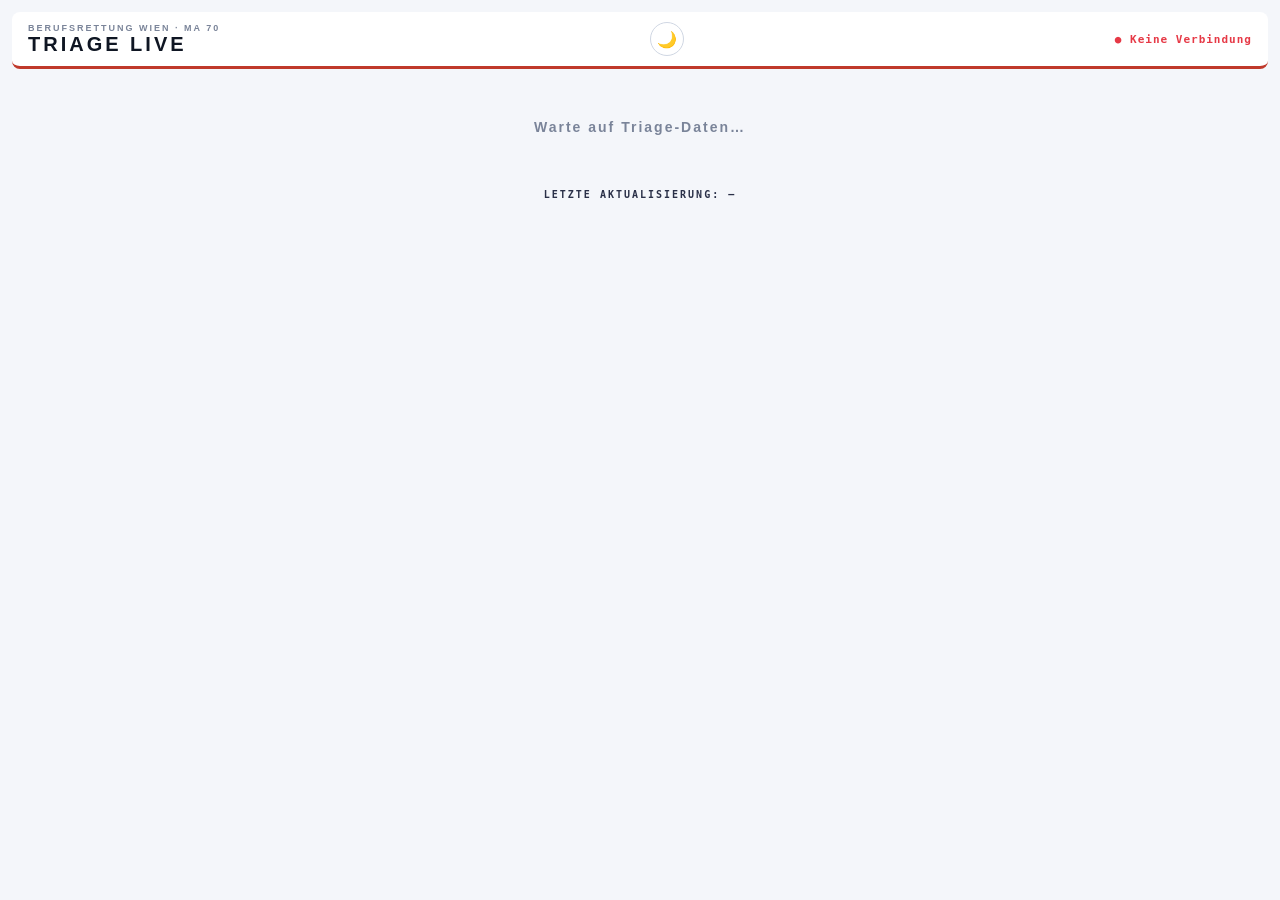
<file: triage-dashboard.html>
<!DOCTYPE html>
<html lang="de" data-theme="light">
<head>
<meta charset="UTF-8">
<meta name="viewport" content="width=device-width, initial-scale=1.0">
<title>Triage Live – Berufsrettung Wien</title>
<style>
  :root {
    --bg:     #f4f6fa;
    --panel:  #ffffff;
    --card:   #ffffff;
    --border: #d0d7e3;
    --text:   #0f1623;
    --dim:    #7a8499;
    --blue:   #1a56db;
    --rot:    #c0392b;
    --gelb:   #c47d00;
    --gruen:  #1a7a52;
    --shadow: 0 1px 4px rgba(0,0,0,0.10);
  }
  [data-theme="dark"] {
    --bg:     #0d0f14;
    --panel:  #141720;
    --card:   #1a1f2e;
    --border: #2a3048;
    --text:   #e8ecf4;
    --dim:    #4a5268;
    --blue:   #4895ef;
    --rot:    #e63946;
    --gelb:   #f4a261;
    --gruen:  #2ec4b6;
    --shadow: 0 1px 4px rgba(0,0,0,0.4);
  }
  .theme-toggle {
    background: var(--card);
    border: 1.5px solid var(--border);
    color: var(--text);
    width: 34px; height: 34px;
    border-radius: 50%;
    font-size: 16px;
    cursor: pointer;
    display: flex; align-items: center; justify-content: center;
    transition: all 0.2s;
    flex-shrink: 0;
  }
  .theme-toggle:hover { border-color: var(--blue); }
@import url('https://fonts.googleapis.com/css2?family=Rajdhani:wght@600;700&family=Share+Tech+Mono&display=swap');
* { box-sizing:border-box; margin:0; padding:0; }
body { font-family:'Rajdhani',sans-serif; font-weight:600; background:var(--bg); color:var(--text); min-height:100vh; padding:12px; }
header { background:var(--panel); border-bottom:3px solid #c0392b; border-radius:8px; padding:10px 16px; display:flex; justify-content:space-between; align-items:center; margin-bottom:10px; }
header h1 { font-size:clamp(14px,3vw,20px); letter-spacing:3px; text-transform:uppercase; }
header p  { font-size:9px; letter-spacing:2px; color:var(--dim); text-transform:uppercase; }
#status { font-family:'Share Tech Mono',monospace; font-size:11px; letter-spacing:1px; color:var(--dim); }
#status.online { color:#2ec4b6; } #status.offline { color:#e63946; }
#einsatz-filter { margin-bottom:10px; display:none; }
.ef-label { font-size:10px; letter-spacing:3px; text-transform:uppercase; color:var(--dim); margin-bottom:6px; }
#ef-buttons { display:flex; flex-wrap:wrap; gap:6px; }
.ef-btn { padding:7px 14px; background:var(--card); border:1.5px solid var(--border); border-radius:20px; color:var(--dim); font-family:'Rajdhani',sans-serif; font-size:13px; font-weight:700; letter-spacing:1px; text-transform:uppercase; cursor:pointer; transition:all 0.15s; }
.ef-btn.active { border-color:var(--blue); color:var(--blue); background:rgba(72,149,239,0.1); }
.gesamt-card { background:var(--card); border:1.5px solid var(--border); border-radius:8px; padding:14px 16px; text-align:center; margin-bottom:10px; }
.gl { font-size:10px; letter-spacing:3px; text-transform:uppercase; color:var(--blue); border-bottom:1px solid var(--border); padding-bottom:6px; margin-bottom:8px; }
.gn { font-family:'Share Tech Mono',monospace; font-size:clamp(32px,9vw,52px); font-weight:700; color:#f4d35e; }
.farb-grid { display:grid; grid-template-columns:1fr 1fr; gap:10px; margin-bottom:10px; }
.fc { background:var(--card); border-radius:10px; padding:16px 12px; text-align:center; }
.fc.rot    { border:2.5px solid #c0392b; background:rgba(192,57,43,0.1); }
.fc.gelb   { border:2.5px solid #c47d00; background:rgba(196,125,0,0.1); }
.fc.gruen  { border:2.5px solid #1a7a52; background:rgba(26,122,82,0.1); }
.fc.schwarz{ border:2.5px solid #555;    background:rgba(80,80,80,0.1); }
.fn { font-size:clamp(15px,4vw,20px); font-weight:700; letter-spacing:2px; text-transform:uppercase; margin-bottom:4px; }
.fc.rot    .fn{color:#e74c3c;} .fc.gelb .fn{color:#f39c12;} .fc.gruen .fn{color:#2ecc71;} .fc.schwarz .fn{color:#bbb;}
.fz { font-family:'Share Tech Mono',monospace; font-size:clamp(36px,10vw,58px); font-weight:700; line-height:1; }
.fc.rot    .fz{color:#e74c3c;} .fc.gelb .fz{color:#f39c12;} .fc.gruen .fz{color:#2ecc71;} .fc.schwarz .fz{color:#bbb;}
.fsk { font-size:10px; letter-spacing:1px; opacity:0.5; margin-top:4px; }
.abschnitte-card { background:var(--card); border:1.5px solid var(--border); border-radius:8px; padding:12px 14px; margin-bottom:10px; display:none; }
.at { font-size:10px; letter-spacing:3px; text-transform:uppercase; color:var(--blue); border-bottom:1px solid var(--border); padding-bottom:6px; margin-bottom:10px; }
.ab-row { display:grid; grid-template-columns:1fr auto auto auto auto; gap:10px; align-items:center; padding:8px 0; border-bottom:1px solid rgba(255,255,255,0.04); }
.ab-row:last-child { border-bottom:none; }
.ab-name { font-size:clamp(13px,2.5vw,16px); font-weight:700; }
.abr{color:#e74c3c;font-family:'Share Tech Mono',monospace;font-weight:700;font-size:clamp(16px,3.5vw,22px);}
.abg{color:#f39c12;font-family:'Share Tech Mono',monospace;font-weight:700;font-size:clamp(16px,3.5vw,22px);}
.abgr{color:#2ecc71;font-family:'Share Tech Mono',monospace;font-weight:700;font-size:clamp(16px,3.5vw,22px);}
.abs{color:#bbb;font-family:'Share Tech Mono',monospace;font-weight:700;font-size:clamp(16px,3.5vw,22px);}
#no-data { text-align:center; padding:40px; color:var(--dim); font-size:14px; letter-spacing:2px; }
#main { display:none; }
footer { text-align:center; color:#2a3048; font-size:10px; letter-spacing:2px; margin-top:14px; font-family:'Share Tech Mono',monospace; }
</style>
</head>
<body>
<header>
  <div><p>Berufsrettung Wien · MA 70</p><h1>Triage Live</h1></div>
  <button class="theme-toggle" onclick="toggleTheme()" id="themeBtn" title="Hell/Dunkel">🌙</button>
  <div id="status">● Verbinde…</div>
</header>
<div id="einsatz-filter">
  <div class="ef-label">Triage auswählen:</div>
  <div id="ef-buttons"></div>
</div>
<div id="no-data">Warte auf Triage-Daten…</div>
<div id="main">
  <div class="gesamt-card">
    <div class="gl" id="gl">Gesamt triagiert</div>
    <div class="gn" id="d-gesamt">0</div>
  </div>
  <div class="farb-grid">
    <div class="fc rot">    <div class="fn">Rot</div>    <div class="fz" id="d-rot">0</div>    <div class="fsk">SK I · Sofort</div></div>
    <div class="fc gelb">   <div class="fn">Gelb</div>   <div class="fz" id="d-gelb">0</div>   <div class="fsk">SK II · Dringend</div></div>
    <div class="fc gruen">  <div class="fn">Grün</div>   <div class="fz" id="d-gruen">0</div>  <div class="fsk">SK III · Leicht</div></div>
    <div class="fc schwarz"><div class="fn">Schwarz</div><div class="fz" id="d-schwarz">0</div><div class="fsk">SK IV · Verstorben</div></div>
  </div>
  <div class="abschnitte-card" id="abschnitte-card">
    <div class="at">Triage-Teams</div>
    <div id="abschnitte-list"></div>
  </div>
</div>
<footer>LETZTE AKTUALISIERUNG: <span id="lu">–</span></footer>

<script>
const FB = "https://vorsichtung-default-rtdb.europe-west1.firebasedatabase.app"
const statusEl = document.getElementById("status")
let aktiverEinsatz = null
let alleData = {}

function setEinsatz(key){
  aktiverEinsatz = (aktiverEinsatz===key) ? null : key
  document.querySelectorAll(".ef-btn").forEach(b=>b.classList.toggle("active", b.dataset.key===aktiverEinsatz))
  render()
}

function render(){
  const einsaetze = Object.entries(alleData).filter(([k,v])=>v&&v.name)
  if(!einsaetze.length) return

  // Filter-Buttons
  const fd=document.getElementById("einsatz-filter"), btns=document.getElementById("ef-buttons")
  if(einsaetze.length>1){
    fd.style.display="block"
    btns.innerHTML=einsaetze.map(([k,e])=>
      `<button class="ef-btn${aktiverEinsatz===k?" active":""}" data-key="${k}" onclick="setEinsatz('${k}')">${e.name}</button>`
    ).join("")
  } else {
    fd.style.display="none"
    aktiverEinsatz=einsaetze[0][0]
  }

  const gefiltert = aktiverEinsatz ? einsaetze.filter(([k])=>k===aktiverEinsatz) : einsaetze
  let r=0,g=0,gr=0,sw=0; const abs=[]

  gefiltert.forEach(([k,e])=>{
    const a=e.abschnitte?Object.values(e.abschnitte):[]
    a.forEach(ab=>{ r+=ab.rot||0; g+=ab.gelb||0; gr+=ab.gruen||0; sw+=ab.schwarz||0; if(ab.name) abs.push(ab) })
  })

  document.getElementById("no-data").style.display="none"
  document.getElementById("main").style.display="block"
  document.getElementById("gl").textContent = aktiverEinsatz&&gefiltert.length ? "Triage – "+gefiltert[0][1].name : "Gesamt triagiert"
  document.getElementById("d-gesamt").textContent=r+g+gr+sw
  document.getElementById("d-rot").textContent=r
  document.getElementById("d-gelb").textContent=g
  document.getElementById("d-gruen").textContent=gr
  document.getElementById("d-schwarz").textContent=sw

  const card=document.getElementById("abschnitte-card"), list=document.getElementById("abschnitte-list")
  if(abs.length>1){
    card.style.display="block"
    list.innerHTML=abs.sort((a,b)=>(b.rot||0)-(a.rot||0)).map(ab=>
      `<div class="ab-row"><span class="ab-name">${ab.name}</span><span class="abr">${ab.rot||0}</span><span class="abg">${ab.gelb||0}</span><span class="abgr">${ab.gruen||0}</span><span class="abs">${ab.schwarz||0}</span></div>`
    ).join("")
  } else { card.style.display="none" }
}

async function fetchData(){
  try {
    const res=await fetch(FB+"/triage-einsaetze.json?t="+Date.now())
    if(!res.ok) throw new Error()
    const data=await res.json()
    if(!data){ statusEl.textContent="● Warte…"; statusEl.className="offline"; return }
    alleData=data; render()
    const ts=Object.values(data).flatMap(e=>e.abschnitte?Object.values(e.abschnitte):[]).filter(a=>a.ts).sort((a,b)=>b.ts.localeCompare(a.ts))[0]?.ts
    if(ts) document.getElementById("lu").textContent=new Date(ts).toLocaleTimeString("de-AT")
    statusEl.textContent="● LIVE"; statusEl.className="online"
  } catch { statusEl.textContent="● Keine Verbindung"; statusEl.className="offline" }
}

fetchData()
setInterval(fetchData,5000)

function toggleTheme(){
  const html = document.documentElement
  const isDark = html.getAttribute("data-theme") === "dark"
  html.setAttribute("data-theme", isDark ? "light" : "dark")
  const btn = document.getElementById("themeBtn")
  if(btn) btn.textContent = isDark ? "🌙" : "☀"
  try{ localStorage.setItem("theme", isDark ? "light" : "dark") }catch{}
}
// Theme beim Laden wiederherstellen
;(function(){
  try{
    const t = localStorage.getItem("theme")
    if(t === "dark"){
      document.documentElement.setAttribute("data-theme","dark")
      document.addEventListener("DOMContentLoaded",()=>{
        const b=document.getElementById("themeBtn"); if(b) b.textContent="☀"
      })
    }
  }catch{}
})();

</script>
</body>
</html>
</file>
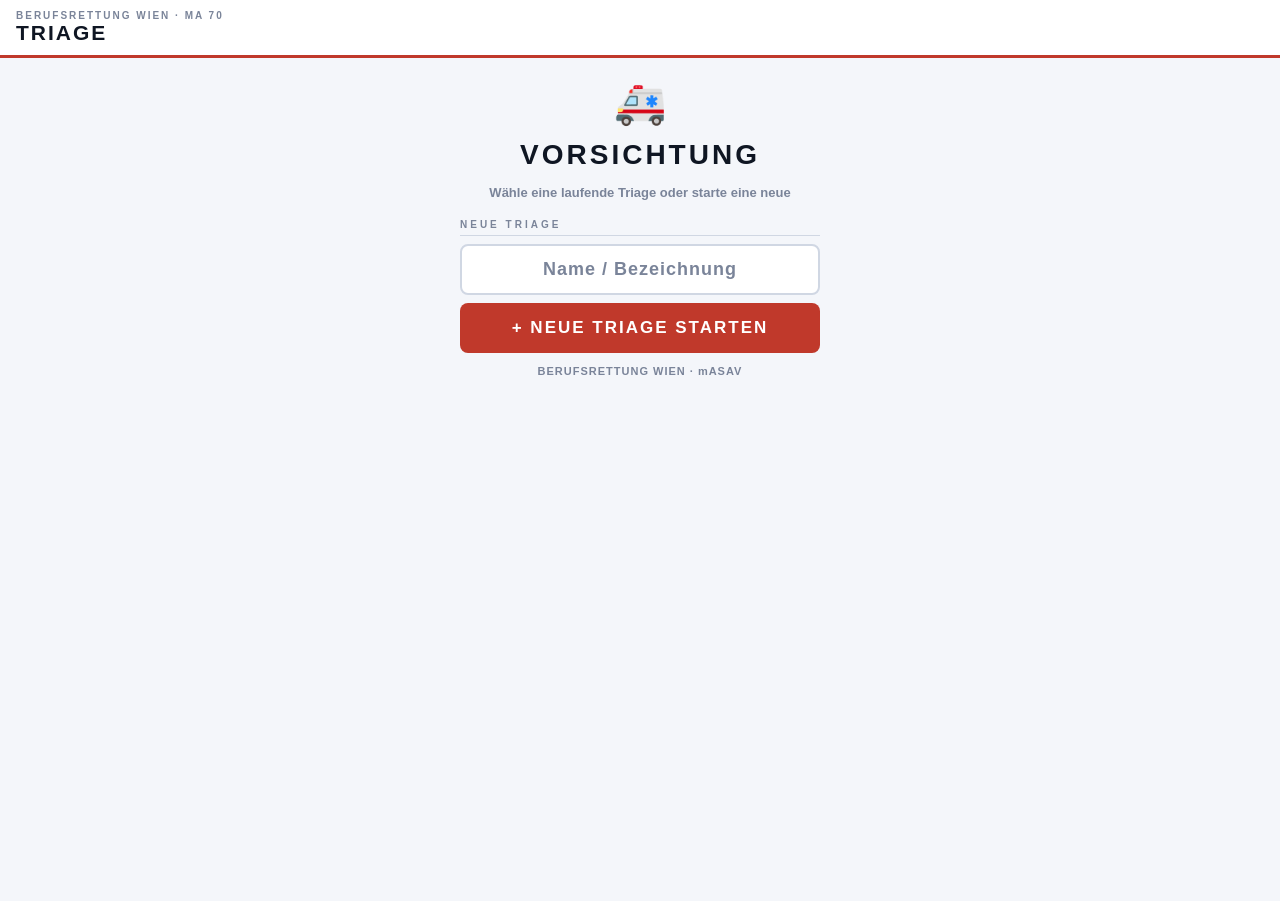
<file: triage-sanhist.html>
<!DOCTYPE html>
<html lang="de" data-theme="light">
<head>
<meta charset="UTF-8">
<meta name="viewport" content="width=device-width, initial-scale=1.0, maximum-scale=1.0, user-scalable=no">
<title>Triage – Berufsrettung Wien</title>
<style>
  :root {
    --bg:     #f4f6fa;
    --panel:  #ffffff;
    --card:   #ffffff;
    --border: #d0d7e3;
    --text:   #0f1623;
    --dim:    #7a8499;
    --blue:   #1a56db;
    --rot:    #c0392b;
    --gelb:   #c47d00;
    --gruen:  #1a7a52;
    --shadow: 0 1px 4px rgba(0,0,0,0.10);
  }
  [data-theme="dark"] {
    --bg:     #0d0f14;
    --panel:  #141720;
    --card:   #1a1f2e;
    --border: #2a3048;
    --text:   #e8ecf4;
    --dim:    #4a5268;
    --blue:   #4895ef;
    --rot:    #e63946;
    --gelb:   #f4a261;
    --gruen:  #2ec4b6;
    --shadow: 0 1px 4px rgba(0,0,0,0.4);
  }
  .theme-toggle {
    background: var(--card);
    border: 1.5px solid var(--border);
    color: var(--text);
    width: 34px; height: 34px;
    border-radius: 50%;
    font-size: 16px;
    cursor: pointer;
    display: flex; align-items: center; justify-content: center;
    transition: all 0.2s;
    flex-shrink: 0;
  }
  .theme-toggle:hover { border-color: var(--blue); }
@import url('https://fonts.googleapis.com/css2?family=Rajdhani:wght@600;700&family=Share+Tech+Mono&display=swap');

* { box-sizing: border-box; margin: 0; padding: 0; -webkit-tap-highlight-color: transparent; }

body { font-family:'Rajdhani',sans-serif; font-weight:600; background:var(--bg); color:var(--text); min-height:100vh; }

header { background:var(--panel); border-bottom:3px solid var(--rot); padding:10px 16px; display:flex; justify-content:space-between; align-items:center; position:sticky; top:0; z-index:100; }
.hl h1 { font-size:clamp(15px,4vw,21px); letter-spacing:2px; text-transform:uppercase; }
.hl p  { font-size:10px; letter-spacing:2px; color:var(--dim); text-transform:uppercase; }
#hinfo { font-family:'Share Tech Mono',monospace; font-size:11px; color:var(--blue); text-align:right; }

.screen { display:none; }
.screen.active { display:flex; flex-direction:column; }

/* START */
#screen-einsatz { padding:16px; max-width:540px; margin:0 auto; width:100%; align-items:center; gap:12px; padding-top:20px; min-height:calc(100vh - 57px); overflow-y:auto; }
#screen-einsatz h2 { font-size:clamp(18px,5vw,28px); letter-spacing:3px; text-transform:uppercase; }
#screen-einsatz > p { color:var(--dim); font-size:13px; text-align:center; max-width:340px; line-height:1.5; }

.slabel { width:100%; max-width:360px; font-size:10px; letter-spacing:3px; text-transform:uppercase; color:var(--dim); border-bottom:1px solid var(--border); padding-bottom:5px; margin-top:4px; }
.inp { width:100%; max-width:360px; padding:13px 16px; background:var(--card); border:2px solid var(--border); border-radius:8px; color:var(--text); font-family:'Rajdhani',sans-serif; font-size:18px; font-weight:700; letter-spacing:1px; outline:none; text-align:center; }
.inp:focus { border-color:var(--blue); }
.inp::placeholder { color:var(--dim); font-weight:600; }

.btn-p { width:100%; max-width:360px; padding:15px; background:var(--rot); color:#fff; border:none; border-radius:8px; font-family:'Rajdhani',sans-serif; font-size:17px; font-weight:700; letter-spacing:2px; text-transform:uppercase; cursor:pointer; transition:all 0.15s; }
.btn-p:active { transform:scale(0.97); }
.btn-s { width:100%; max-width:360px; padding:11px; background:transparent; border:1.5px solid var(--border); color:var(--dim); border-radius:8px; font-family:'Rajdhani',sans-serif; font-size:14px; font-weight:700; letter-spacing:1px; text-transform:uppercase; cursor:pointer; transition:all 0.15s; }
.btn-s:hover { border-color:var(--blue); color:var(--blue); }

.e-item { display:flex; justify-content:space-between; align-items:center; padding:11px 13px; background:var(--card); border:1.5px solid var(--border); border-radius:8px; cursor:pointer; margin-bottom:6px; transition:all 0.15s; }
.e-item:hover { border-color:var(--blue); }
.e-item:active { transform:scale(0.98); }
.ei-n { font-size:15px; font-weight:700; letter-spacing:1px; }
.ei-c { font-family:'Share Tech Mono',monospace; font-size:12px; }
.er { color:#e74c3c; } .eg { color:#f39c12; } .egr { color:#2ecc71; }

/* SUBHEADER */
#subheader { background:var(--panel); border-bottom:1px solid var(--border); padding:7px 16px; display:none; position:sticky; top:57px; z-index:90; }
.shi { max-width:540px; margin:0 auto; display:flex; justify-content:space-between; align-items:center; }
#einsatz-label { font-size:11px; letter-spacing:2px; text-transform:uppercase; color:var(--blue); }
.btn-back { background:transparent; border:1px solid var(--border); color:var(--dim); padding:4px 10px; border-radius:4px; font-family:'Rajdhani',sans-serif; font-size:11px; font-weight:700; letter-spacing:1px; text-transform:uppercase; cursor:pointer; }
.btn-back:hover { border-color:var(--rot); color:var(--rot); }

/* TABS */
#navtabs { display:none; position:sticky; top:92px; z-index:89; background:var(--bg); border-bottom:1px solid var(--border); }
.ni { display:grid; grid-template-columns:1fr 1fr; max-width:540px; margin:0 auto; }
.ntab { padding:10px; background:transparent; border:none; border-bottom:3px solid transparent; color:var(--dim); font-family:'Rajdhani',sans-serif; font-size:13px; font-weight:700; letter-spacing:2px; text-transform:uppercase; cursor:pointer; text-align:center; }
.ntab.active { color:#e74c3c; border-bottom-color:#e74c3c; }

/* ABSCHNITT */
#screen-abschnitt { padding:16px; max-width:540px; margin:0 auto; width:100%; align-items:center; gap:12px; padding-top:16px; min-height:calc(100vh - 92px); overflow-y:auto; }
.a-item { display:flex; justify-content:space-between; align-items:center; padding:12px 14px; background:var(--card); border:1.5px solid var(--border); border-left:4px solid var(--blue); border-radius:8px; cursor:pointer; margin-bottom:6px; transition:all 0.15s; }
.a-item:hover { border-color:var(--blue); }
.a-item:active { transform:scale(0.98); }
.ai-n { font-size:15px; font-weight:700; letter-spacing:1px; }
.ai-c { font-family:'Share Tech Mono',monospace; font-size:13px; }

/* ALGO + ZAEHLER */
#screen-algo   { padding:16px; max-width:540px; margin:0 auto; width:100%; padding-bottom:100px; }
#screen-zaehler{ padding:16px; max-width:540px; margin:0 auto; width:100%; padding-bottom:100px; }

/* ALGO */
.step-card { background:var(--card); border:2px solid var(--border); border-radius:12px; padding:20px; margin-bottom:12px; animation:fi 0.2s ease; }
@keyframes fi { from{opacity:0;transform:translateY(8px)} to{opacity:1;transform:translateY(0)} }
.sq { font-size:clamp(18px,5vw,26px); font-weight:700; line-height:1.3; margin-bottom:10px; }
.sh { font-size:13px; color:var(--dim); margin-bottom:13px; line-height:1.5; font-style:italic; }
.sbtns { display:grid; grid-template-columns:1fr 1fr; gap:10px; }
.sbtn { padding:15px 10px; border:none; border-radius:8px; font-family:'Rajdhani',sans-serif; font-size:17px; font-weight:700; letter-spacing:1px; text-transform:uppercase; cursor:pointer; transition:all 0.15s; }
.sbtn:active { transform:scale(0.96); }
.bja   { background:#1a7a52; color:#fff; }
.bnein { background:var(--card); color:var(--text); border:1.5px solid var(--border); }

.rc { border-radius:12px; padding:22px 18px; text-align:center; margin-bottom:12px; animation:fi 0.3s ease; }
.rc.rot    { background:rgba(192,57,43,0.15); border:3px solid var(--rot); }
.rc.gelb   { background:rgba(196,125,0,0.15);  border:3px solid var(--gelb); }
.rc.gruen  { background:rgba(26,122,82,0.15);  border:3px solid var(--gruen); }
.rc.schwarz{ background:rgba(44,44,44,0.4);    border:3px solid #666; }
.rn { font-size:clamp(30px,9vw,50px); font-weight:700; letter-spacing:3px; text-transform:uppercase; }
.rc.rot    .rn { color:#e74c3c; }
.rc.gelb   .rn { color:#f39c12; }
.rc.gruen  .rn { color:#2ecc71; }
.rc.schwarz .rn{ color:#aaa; }
.rd { font-size:14px; margin-top:6px; opacity:0.8; line-height:1.4; }
.rsk{ font-family:'Share Tech Mono',monospace; font-size:11px; margin-top:4px; opacity:0.5; }

.bzl { width:100%; padding:17px; border:none; border-radius:10px; font-family:'Rajdhani',sans-serif; font-size:19px; font-weight:700; letter-spacing:2px; text-transform:uppercase; cursor:pointer; margin-bottom:8px; }
.bzl:active { transform:scale(0.97); }
.bzl.rot    { background:var(--rot);   color:#fff; }
.bzl.gelb   { background:var(--gelb);  color:#fff; }
.bzl.gruen  { background:var(--gruen); color:#fff; }
.bzl.schwarz{ background:#444;         color:#fff; }
.bnu { width:100%; padding:12px; background:var(--card); border:1.5px solid var(--border); color:var(--text); border-radius:8px; font-family:'Rajdhani',sans-serif; font-size:14px; font-weight:700; letter-spacing:1px; text-transform:uppercase; cursor:pointer; margin-bottom:6px; }
.bnu:hover { border-color:var(--blue); color:var(--blue); }

/* SCHNELL */
.sg { display:grid; grid-template-columns:1fr 1fr; gap:10px; margin-bottom:10px; }
.sb { display:flex; flex-direction:column; align-items:center; justify-content:center; padding:18px 10px; border:none; border-radius:12px; cursor:pointer; transition:all 0.15s; min-height:115px; }
.sb:active { transform:scale(0.95); }
.sb.rot    { background:rgba(192,57,43,0.2); border:2.5px solid var(--rot); }
.sb.gelb   { background:rgba(196,125,0,0.2);  border:2.5px solid var(--gelb); }
.sb.gruen  { background:rgba(26,122,82,0.2);  border:2.5px solid var(--gruen); }
.sb.schwarz{ background:rgba(80,80,80,0.2);   border:2.5px solid #555; }
.sbn { font-size:clamp(15px,4vw,20px); font-weight:700; letter-spacing:2px; text-transform:uppercase; margin-bottom:3px; }
.sb.rot    .sbn { color:#e74c3c; } .sb.gelb   .sbn { color:#f39c12; }
.sb.gruen  .sbn { color:#2ecc71; } .sb.schwarz .sbn{ color:#bbb; }
.sbz { font-family:'Share Tech Mono',monospace; font-size:clamp(36px,10vw,54px); font-weight:700; line-height:1; }
.sb.rot    .sbz { color:#e74c3c; } .sb.gelb   .sbz { color:#f39c12; }
.sb.gruen  .sbz { color:#2ecc71; } .sb.schwarz .sbz{ color:#bbb; }
.sbs { font-size:10px; letter-spacing:2px; opacity:0.5; margin-top:3px; }
.ur { display:grid; grid-template-columns:1fr 1fr 1fr 1fr; gap:6px; margin-bottom:10px; }
.bu { padding:8px 4px; background:var(--card); border:1.5px solid var(--border); border-radius:6px; color:var(--dim); font-family:'Rajdhani',sans-serif; font-size:11px; font-weight:700; letter-spacing:1px; text-transform:uppercase; cursor:pointer; text-align:center; }
.bu:hover { color:var(--text); }

/* COUNTER BAR */
#cbar { position:fixed; bottom:0; left:0; right:0; background:var(--panel); border-top:2px solid var(--border); padding:7px 16px; display:none; z-index:200; }
.cg { display:grid; grid-template-columns:1fr 1fr 1fr 1fr; gap:6px; max-width:540px; margin:0 auto; }
.ci { display:flex; flex-direction:column; align-items:center; background:var(--card); border-radius:6px; padding:5px 4px; border:2px solid transparent; }
.ci.rot    { border-color:rgba(192,57,43,0.5); } .ci.gelb   { border-color:rgba(196,125,0,0.5); }
.ci.gruen  { border-color:rgba(26,122,82,0.5); } .ci.schwarz{ border-color:rgba(100,100,100,0.5); }
.cl { font-size:9px; letter-spacing:2px; text-transform:uppercase; margin-bottom:1px; }
.ci.rot    .cl { color:#e74c3c; } .ci.gelb   .cl { color:#f39c12; }
.ci.gruen  .cl { color:#2ecc71; } .ci.schwarz .cl{ color:#aaa; }
.cn { font-family:'Share Tech Mono',monospace; font-size:clamp(19px,5vw,28px); font-weight:700; line-height:1; }
.ci.rot    .cn { color:#e74c3c; } .ci.gelb   .cn { color:#f39c12; }
.ci.gruen  .cn { color:#2ecc71; } .ci.schwarz .cn{ color:#aaa; }

#fdot { position:fixed; right:10px; bottom:68px; width:8px; height:8px; border-radius:50%; background:var(--dim); display:none; z-index:300; transition:background 0.3s; }
#fdot.ok  { background:#2ec4b6; }
#fdot.err { background:#e63946; }
</style>
</head>
<body>

<header>
  <div class="hl">
    <p>Berufsrettung Wien · MA 70</p>
    <h1>Triage</h1>
  </div>
  <div id="hinfo"></div>
</header>

<div id="subheader">
  <div class="shi">
    <div id="einsatz-label"></div>
    <button class="btn-back" onclick="zurueck()">⟵ Wechseln</button>
  </div>
</div>

<div id="navtabs">
  <div class="ni">
    <button class="ntab active" id="t-algo"    onclick="tab('algo')">⚕ mASAV</button>
    <button class="ntab"        id="t-zaehler" onclick="tab('zaehler')">⬛ Schnellzähler</button>
  </div>
</div>

<!-- SCREEN 1: EINSATZ -->
<div id="screen-einsatz" class="screen active">
  <div style="font-size:42px">🚑</div>
  <h2>Vorsichtung</h2>
  <p>Wähle eine laufende Triage oder starte eine neue</p>

  <div id="laufende-section" style="display:none;width:100%;max-width:360px">
    <div class="slabel">Laufende Triagen</div>
    <div id="laufende-liste" style="margin-top:8px"></div>
  </div>

  <div style="width:100%;max-width:360px">
    <div class="slabel">Neue Triage</div>
    <div style="margin-top:8px;display:flex;flex-direction:column;gap:8px">
      <input class="inp" id="inp-einsatz" placeholder="Name / Bezeichnung"
        autocomplete="off" autocorrect="off" spellcheck="false">
      <button class="btn-p" onclick="neuerEinsatz()">+ Neue Triage starten</button>
    </div>
  </div>

  <button class="btn-s" id="btn-alles-del" style="display:none;border-color:rgba(192,57,43,0.4);color:var(--rot)" onclick="alleLoeschen()">
    ✕ Alle Triagen löschen
  </button>

  <div style="color:var(--dim);font-size:11px;letter-spacing:1px;text-align:center">BERUFSRETTUNG WIEN · mASAV</div>
</div>

<!-- SCREEN 2: ABSCHNITT -->
<div id="screen-abschnitt" class="screen">
  <div style="width:100%;max-width:360px">
    <div class="slabel">Triage-Teams</div>
    <div id="abschnitt-liste" style="margin-top:8px"></div>
  </div>
  <div style="width:100%;max-width:360px">
    <div class="slabel" style="margin-top:4px">Neues Triage-Team</div>
    <div style="margin-top:8px;display:flex;flex-direction:column;gap:8px">
      <input class="inp" id="inp-abschnitt" placeholder="z.B. Triage-Team 1"
        autocomplete="off" autocorrect="off" spellcheck="false">
      <button class="btn-p" onclick="neuerAbschnitt()">+ Triage-Team starten</button>
    </div>
  </div>
  <button class="btn-s" style="border-color:rgba(192,57,43,0.35);color:var(--rot)" onclick="einsatzDel()">✕ Diese Triage löschen</button>
</div>

<!-- SCREEN 3: ALGO -->
<div id="screen-algo" class="screen">
  <div id="algo-content"></div>
</div>

<!-- SCREEN 4: ZAEHLER -->
<div id="screen-zaehler" class="screen">
  <div class="sg">
    <button class="sb rot"    onclick="zs('rot')">    <div class="sbn">Rot</div>    <div class="sbz" id="sz-rot">0</div>    <div class="sbs">SK I · Sofort</div></button>
    <button class="sb gelb"   onclick="zs('gelb')">   <div class="sbn">Gelb</div>   <div class="sbz" id="sz-gelb">0</div>   <div class="sbs">SK II · Dringend</div></button>
    <button class="sb gruen"  onclick="zs('gruen')">  <div class="sbn">Grün</div>   <div class="sbz" id="sz-gruen">0</div>  <div class="sbs">SK III · Leicht</div></button>
    <button class="sb schwarz" onclick="zs('schwarz')"><div class="sbn">Schwarz</div><div class="sbz" id="sz-schwarz">0</div><div class="sbs">SK IV · Verstorben</div></button>
  </div>
  <div class="ur">
    <button class="bu" onclick="undo('rot')">– Rot</button>
    <button class="bu" onclick="undo('gelb')">– Gelb</button>
    <button class="bu" onclick="undo('gruen')">– Grün</button>
    <button class="bu" onclick="undo('schwarz')">– Schwarz</button>
  </div>
  <button class="bnu" onclick="reset0()">Zähler auf 0</button>
</div>

<!-- COUNTER BAR -->
<div id="cbar">
  <div class="cg">
    <div class="ci rot">    <div class="cl">Rot</div>    <div class="cn" id="c-rot">0</div></div>
    <div class="ci gelb">   <div class="cl">Gelb</div>   <div class="cn" id="c-gelb">0</div></div>
    <div class="ci gruen">  <div class="cl">Grün</div>   <div class="cn" id="c-gruen">0</div></div>
    <div class="ci schwarz"><div class="cl">Schwarz</div><div class="cn" id="c-schwarz">0</div></div>
  </div>
</div>
<div id="fdot"></div>

<script>
const FB = "https://vorsichtung-default-rtdb.europe-west1.firebasedatabase.app"

let einsatzKey = null, einsatzName = ""
let abschnittKey = null, abschnittName = ""
let counts = {rot:0,gelb:0,gruen:0,schwarz:0}
let step = 0

// ── Firebase ──
function fkey(s){ return (s||"x").replace(/[^a-zA-Z0-9\u00e4\u00f6\u00fc\u00c4\u00d6\u00dc\u00df]/g,"_").substring(0,40) }
async function fget(p){ try{ const r=await fetch(FB+p+"?t="+Date.now()); return r.ok?await r.json():null }catch{return null} }
async function fset(p,d){ try{ await fetch(FB+p,{method:"PUT",headers:{"Content-Type":"application/json"},body:JSON.stringify(d)}) }catch{} }
async function fdel(p){ try{ await fetch(FB+p,{method:"DELETE"}) }catch{} }

// ── Screens ──
function show(id){
  document.querySelectorAll(".screen").forEach(s=>s.classList.remove("active"))
  document.getElementById("screen-"+id).classList.add("active")
}
function tab(t){
  ["algo","zaehler"].forEach(x=>{
    document.getElementById("screen-"+x).classList.remove("active")
    document.getElementById("t-"+x).classList.remove("active")
  })
  document.getElementById("screen-"+t).classList.add("active")
  document.getElementById("t-"+t).classList.add("active")
  if(t==="algo") zeige(0)
  if(t==="zaehler") upSZ()
}

// ── Einsätze ──
async function ladeEinsaetze(){
  const data = await fget("/triage-einsaetze.json")
  const sec = document.getElementById("laufende-section")
  const del = document.getElementById("btn-alles-del")
  const liste = document.getElementById("laufende-liste")

  if(!data){ sec.style.display="none"; del.style.display="none"; return }
  const eintr = Object.entries(data).filter(([k,v])=>v&&v.name)
  if(!eintr.length){ sec.style.display="none"; del.style.display="none"; return }

  sec.style.display="block"; del.style.display="block"
  liste.innerHTML = eintr.map(([k,e])=>{
    const abs = e.abschnitte ? Object.values(e.abschnitte) : []
    const r=abs.reduce((s,a)=>s+(a.rot||0),0), g=abs.reduce((s,a)=>s+(a.gelb||0),0)
    const gr=abs.reduce((s,a)=>s+(a.gruen||0),0)
    return `<div class="e-item" onclick="waehlEinsatz('${k}','${e.name.replace(/'/g,"\\'")}')">
      <span class="ei-n">${e.name}</span>
      <span class="ei-c"><span class="er">${r}R</span> <span class="eg">${g}G</span> <span class="egr">${gr}Gr</span></span>
    </div>`
  }).join("")
}

async function neuerEinsatz(){
  const name = document.getElementById("inp-einsatz").value.trim()
  if(!name){ document.getElementById("inp-einsatz").focus(); return }
  const k = fkey(name)+"_"+Date.now().toString().slice(-4)
  await fset("/triage-einsaetze/"+k+".json",{name,ts:new Date().toISOString()})
  document.getElementById("inp-einsatz").value=""
  waehlEinsatz(k,name)
}

async function waehlEinsatz(k,name){
  einsatzKey=k; einsatzName=name
  document.getElementById("einsatz-label").textContent="EINSATZ: "+name
  document.getElementById("subheader").style.display="block"
  await ladeTriage-Teams()
  show("abschnitt")
}

async function alleLoeschen(){
  if(!confirm("Wirklich alle Einsätze löschen?")) return
  await fdel("/triage-einsaetze.json"); ladeEinsaetze()
}

function zurueck(){
  einsatzKey=null; abschnittKey=null; counts={rot:0,gelb:0,gruen:0,schwarz:0}
  document.getElementById("subheader").style.display="none"
  document.getElementById("navtabs").style.display="none"
  document.getElementById("cbar").style.display="none"
  document.getElementById("fdot").style.display="none"
  document.getElementById("hinfo").innerHTML=""
  ladeEinsaetze(); show("einsatz")
}

// ── Triage-Teams ──
async function ladeTriage-Teams(){
  const data = await fget("/triage-einsaetze/"+einsatzKey+"/abschnitte.json")
  const liste = document.getElementById("abschnitt-liste")
  if(!data||!Object.keys(data).length){
    liste.innerHTML='<div style="color:var(--dim);font-size:13px;text-align:center;padding:12px">Noch kein Abschnitt – unten anlegen</div>'; return
  }
  liste.innerHTML = Object.entries(data).map(([k,ab])=>{
    const ges=(ab.rot||0)+(ab.gelb||0)+(ab.gruen||0)+(ab.schwarz||0)
    return `<div class="a-item" onclick="waehlAbschnitt('${k}','${(ab.name||k).replace(/'/g,"\\'")}',${ab.rot||0},${ab.gelb||0},${ab.gruen||0},${ab.schwarz||0})">
      <span class="ai-n">${ab.name||k}</span>
      <span class="ai-c" style="font-size:13px">
        <span style="color:#e74c3c">${ab.rot||0}</span>·<span style="color:#f39c12">${ab.gelb||0}</span>·<span style="color:#2ecc71">${ab.gruen||0}</span>·<span style="color:#aaa">${ab.schwarz||0}</span>
        <span style="color:var(--dim)"> =${ges}</span>
      </span>
    </div>`
  }).join("")
}

async function neuerAbschnitt(){
  const name=(document.getElementById("inp-abschnitt").value.trim()||"Abschnitt")
  const k=fkey(name)
  await fset("/triage-einsaetze/"+einsatzKey+"/abschnitte/"+k+".json",{name,rot:0,gelb:0,gruen:0,schwarz:0,ts:new Date().toISOString()})
  document.getElementById("inp-abschnitt").value=""
  waehlAbschnitt(k,name,0,0,0,0)
}

function waehlAbschnitt(k,name,r,g,gr,sw){
  abschnittKey=k; abschnittName=name
  counts={rot:r,gelb:g,gruen:gr,schwarz:sw}
  document.getElementById("navtabs").style.display="block"
  document.getElementById("cbar").style.display="block"
  document.getElementById("fdot").style.display="block"
  document.getElementById("hinfo").innerHTML=name
  upCB(); upSZ(); zeige(0); show("algo")
  document.querySelectorAll(".ntab").forEach(t=>t.classList.remove("active"))
  document.getElementById("t-algo").classList.add("active")
}

async function einsatzDel(){
  if(!confirm("Diese Triage löschen?")) return
  await fdel("/triage-einsaetze/"+einsatzKey+".json"); zurueck()
}

// ── Sync ──
async function sync(){
  if(!einsatzKey||!abschnittKey) return
  const dot=document.getElementById("fdot")
  try{
    await fset("/triage-einsaetze/"+einsatzKey+"/abschnitte/"+abschnittKey+".json",
      {name:abschnittName,...counts,ts:new Date().toISOString()})
    dot.className="ok"; setTimeout(()=>dot.className="",2000)
  }catch{ dot.className="err" }
}

// ── Zählen ──
function upCB(){
  ["rot","gelb","gruen","schwarz"].forEach(f=>{
    document.getElementById("c-"+f).textContent=counts[f]
  })
}
function upSZ(){
  ["rot","gelb","gruen","schwarz"].forEach(f=>{
    document.getElementById("sz-"+f).textContent=counts[f]
  })
}
function zs(f){ counts[f]++; upCB(); upSZ(); sync() }
function undo(f){ if(counts[f]>0){ counts[f]--; upCB(); upSZ(); sync() } }
function reset0(){
  if(!confirm("Zähler auf 0?")) return
  counts={rot:0,gelb:0,gruen:0,schwarz:0}; upCB(); upSZ(); sync()
}
function zaehleNeu(f){
  counts[f]++; upCB(); upSZ(); sync()
  const b=document.getElementById("cbar"); b.style.transform="translateY(-4px)"; setTimeout(()=>b.style.transform="",200)
  zeige(0)
}

// ── Algorithmus ──
const STEPS=[
  {q:"Ist der Patient gehfähig?",          h:"Kann die Person selbstständig aufstehen und einige Schritte gehen?",          ja:"gruen",   nein:1},
  {q:"Liegen tödliche Verletzungen vor?",   h:"Eindeutig nicht mit dem Leben vereinbare Verletzungen.",                       ja:"schwarz", nein:2},
  {q:"Liegt eine Atemstörung vor?",         h:"Keine Spontanatmung, verlegte Atemwege nicht zu beheben, schwere Atemnot?",   ja:"rot",     nein:3},
  {q:"Nicht stillbare Blutung?",            h:"Blutung mit direktem Druck oder Tourniquet nicht stillbar?",                   ja:"rot",     nein:4},
  {q:"Kein Radialispuls tastbar?",          h:"Puls am Handgelenk (Daumenseite) nicht tastbar oder sehr schwach?",           ja:"rot",     nein:5},
  {q:"Befolgt der Patient einfache Anweisungen?",h:"'Drücken Sie meine Hand' – reagiert der Patient gezielt?",              ja:"gelb",    nein:"rot"}
]
const ERG={
  rot:    {n:"ROT",    sk:"SK I · Sofort",      d:"Lebensbedrohlich verletzt – sofortige Behandlung"},
  gelb:   {n:"GELB",   sk:"SK II · Dringend",   d:"Schwer verletzt – dringende Behandlung notwendig"},
  gruen:  {n:"GRÜN",   sk:"SK III · Leicht",    d:"Leicht verletzt – Behandlung kann aufgeschoben werden"},
  schwarz:{n:"SCHWARZ",sk:"SK IV · Verstorben", d:"Verstorben oder keine Überlebenschance"}
}

function zeige(i){
  step=i; const s=STEPS[i]
  document.getElementById("algo-content").innerHTML=`
    <div style="font-size:10px;letter-spacing:2px;color:var(--dim);text-transform:uppercase;margin-bottom:10px;text-align:center">Schritt ${i+1} von ${STEPS.length}</div>
    <div class="step-card">
      <div class="sq">${s.q}</div>
      ${s.h?`<div class="sh">${s.h}</div>`:""}
      <div class="sbtns">
        <button class="sbtn bja"   onclick="antw(true)">✓ Ja</button>
        <button class="sbtn bnein" onclick="antw(false)">✗ Nein</button>
      </div>
    </div>
    <div style="display:flex;gap:4px;justify-content:center;margin-top:8px">
      ${STEPS.map((x,j)=>`<div style="flex:1;max-width:40px;height:4px;border-radius:2px;background:${j<i?"#e74c3c":j===i?"#4895ef":"var(--border)"}"></div>`).join("")}
    </div>`
}

function antw(ja){
  const s=STEPS[step], n=ja?s.ja:s.nein
  typeof n==="string" ? erg(n) : zeige(n)
}

function erg(key){
  const e=ERG[key]
  document.getElementById("algo-content").innerHTML=`
    <div class="rc ${key}">
      <div class="rn">${e.n}</div>
      <div class="rd">${e.d}</div>
      <div class="rsk">${e.sk}</div>
    </div>
    <button class="bzl ${key}" onclick="zaehleNeu('${key}')">+ Als ${e.n} zählen &amp; nächster Patient</button>
    <button class="bnu" onclick="zeige(0)">Nochmal ohne Zählen</button>
    <button class="bnu" onclick="tab('zaehler')">Zur Übersicht</button>`
}

// ── Init ──
document.addEventListener("DOMContentLoaded", ladeEinsaetze)
document.getElementById("inp-einsatz").addEventListener("keydown",   e=>{if(e.key==="Enter") neuerEinsatz()})
document.getElementById("inp-abschnitt").addEventListener("keydown", e=>{if(e.key==="Enter") neuerAbschnitt()})

function toggleTheme(){
  const html = document.documentElement
  const isDark = html.getAttribute("data-theme") === "dark"
  html.setAttribute("data-theme", isDark ? "light" : "dark")
  const btn = document.getElementById("themeBtn")
  if(btn) btn.textContent = isDark ? "🌙" : "☀"
  try{ localStorage.setItem("theme", isDark ? "light" : "dark") }catch{}
}
// Theme beim Laden wiederherstellen
;(function(){
  try{
    const t = localStorage.getItem("theme")
    if(t === "dark"){
      document.documentElement.setAttribute("data-theme","dark")
      document.addEventListener("DOMContentLoaded",()=>{
        const b=document.getElementById("themeBtn"); if(b) b.textContent="☀"
      })
    }
  }catch{}
})();

</script>
</body>
</html>
</file>
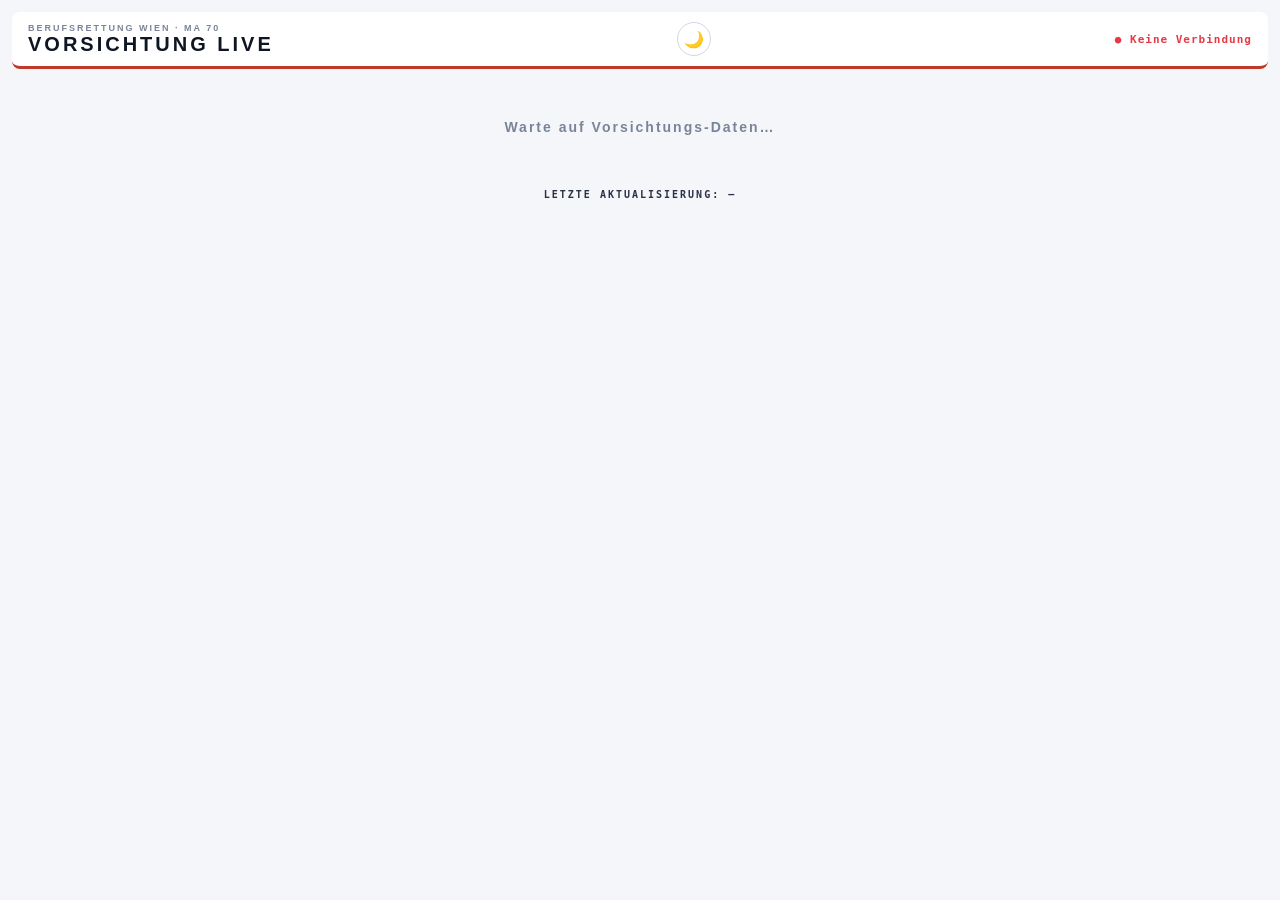
<file: vorsichtung-dashboard.html>
<!DOCTYPE html>
<html lang="de" data-theme="light">
<head>
<meta charset="UTF-8">
<meta name="viewport" content="width=device-width, initial-scale=1.0">
<title>Vorsichtung Live – Berufsrettung Wien</title>
<style>
  :root {
    --bg:     #f4f6fa;
    --panel:  #ffffff;
    --card:   #ffffff;
    --border: #d0d7e3;
    --text:   #0f1623;
    --dim:    #7a8499;
    --blue:   #1a56db;
    --rot:    #c0392b;
    --gelb:   #c47d00;
    --gruen:  #1a7a52;
    --shadow: 0 1px 4px rgba(0,0,0,0.10);
  }
  [data-theme="dark"] {
    --bg:     #0d0f14;
    --panel:  #141720;
    --card:   #1a1f2e;
    --border: #2a3048;
    --text:   #e8ecf4;
    --dim:    #4a5268;
    --blue:   #4895ef;
    --rot:    #e63946;
    --gelb:   #f4a261;
    --gruen:  #2ec4b6;
    --shadow: 0 1px 4px rgba(0,0,0,0.4);
  }
  .theme-toggle {
    background: var(--card);
    border: 1.5px solid var(--border);
    color: var(--text);
    width: 34px; height: 34px;
    border-radius: 50%;
    font-size: 16px;
    cursor: pointer;
    display: flex; align-items: center; justify-content: center;
    transition: all 0.2s;
    flex-shrink: 0;
  }
  .theme-toggle:hover { border-color: var(--blue); }
@import url('https://fonts.googleapis.com/css2?family=Rajdhani:wght@600;700&family=Share+Tech+Mono&display=swap');
* { box-sizing:border-box; margin:0; padding:0; }
body { font-family:'Rajdhani',sans-serif; font-weight:600; background:var(--bg); color:var(--text); min-height:100vh; padding:12px; }
header { background:var(--panel); border-bottom:3px solid #c0392b; border-radius:8px; padding:10px 16px; display:flex; justify-content:space-between; align-items:center; margin-bottom:10px; }
header h1 { font-size:clamp(14px,3vw,20px); letter-spacing:3px; text-transform:uppercase; }
header p  { font-size:9px; letter-spacing:2px; color:var(--dim); text-transform:uppercase; }
#status { font-family:'Share Tech Mono',monospace; font-size:11px; letter-spacing:1px; color:var(--dim); }
#status.online { color:#2ec4b6; } #status.offline { color:#e63946; }
#einsatz-filter { margin-bottom:10px; display:none; }
.ef-label { font-size:10px; letter-spacing:3px; text-transform:uppercase; color:var(--dim); margin-bottom:6px; }
#ef-buttons { display:flex; flex-wrap:wrap; gap:6px; }
.ef-btn { padding:7px 14px; background:var(--card); border:1.5px solid var(--border); border-radius:20px; color:var(--dim); font-family:'Rajdhani',sans-serif; font-size:13px; font-weight:700; letter-spacing:1px; text-transform:uppercase; cursor:pointer; transition:all 0.15s; }
.ef-btn.active { border-color:var(--blue); color:var(--blue); background:rgba(72,149,239,0.1); }
.gesamt-card { background:var(--card); border:1.5px solid var(--border); border-radius:8px; padding:14px 16px; text-align:center; margin-bottom:10px; }
.gl { font-size:10px; letter-spacing:3px; text-transform:uppercase; color:var(--blue); border-bottom:1px solid var(--border); padding-bottom:6px; margin-bottom:8px; }
.gn { font-family:'Share Tech Mono',monospace; font-size:clamp(32px,9vw,52px); font-weight:700; color:#f4d35e; }
.farb-grid { display:grid; grid-template-columns:1fr 1fr; gap:10px; margin-bottom:10px; }
.fc { background:var(--card); border-radius:10px; padding:16px 12px; text-align:center; }
.fc.rot    { border:2.5px solid #c0392b; background:rgba(192,57,43,0.1); }
.fc.gelb   { border:2.5px solid #c47d00; background:rgba(196,125,0,0.1); }
.fc.gruen  { border:2.5px solid #1a7a52; background:rgba(26,122,82,0.1); }
.fc.schwarz{ border:2.5px solid #555;    background:rgba(80,80,80,0.1); }
.fn { font-size:clamp(15px,4vw,20px); font-weight:700; letter-spacing:2px; text-transform:uppercase; margin-bottom:4px; }
.fc.rot    .fn{color:#e74c3c;} .fc.gelb .fn{color:#f39c12;} .fc.gruen .fn{color:#2ecc71;} .fc.schwarz .fn{color:#bbb;}
.fz { font-family:'Share Tech Mono',monospace; font-size:clamp(36px,10vw,58px); font-weight:700; line-height:1; }
.fc.rot    .fz{color:#e74c3c;} .fc.gelb .fz{color:#f39c12;} .fc.gruen .fz{color:#2ecc71;} .fc.schwarz .fz{color:#bbb;}
.fsk { font-size:10px; letter-spacing:1px; opacity:0.5; margin-top:4px; }
.abschnitte-card { background:var(--card); border:1.5px solid var(--border); border-radius:8px; padding:12px 14px; margin-bottom:10px; display:none; }
.at { font-size:10px; letter-spacing:3px; text-transform:uppercase; color:var(--blue); border-bottom:1px solid var(--border); padding-bottom:6px; margin-bottom:10px; }
.ab-row { display:grid; grid-template-columns:1fr auto auto auto auto; gap:10px; align-items:center; padding:8px 0; border-bottom:1px solid rgba(255,255,255,0.04); }
.ab-row:last-child { border-bottom:none; }
.ab-name { font-size:clamp(13px,2.5vw,16px); font-weight:700; }
.abr{color:#e74c3c;font-family:'Share Tech Mono',monospace;font-weight:700;font-size:clamp(16px,3.5vw,22px);}
.abg{color:#f39c12;font-family:'Share Tech Mono',monospace;font-weight:700;font-size:clamp(16px,3.5vw,22px);}
.abgr{color:#2ecc71;font-family:'Share Tech Mono',monospace;font-weight:700;font-size:clamp(16px,3.5vw,22px);}
.abs{color:#bbb;font-family:'Share Tech Mono',monospace;font-weight:700;font-size:clamp(16px,3.5vw,22px);}
#no-data { text-align:center; padding:40px; color:var(--dim); font-size:14px; letter-spacing:2px; }
#main { display:none; }
footer { text-align:center; color:#2a3048; font-size:10px; letter-spacing:2px; margin-top:14px; font-family:'Share Tech Mono',monospace; }
</style>
</head>
<body>
<header>
  <div><p>Berufsrettung Wien · MA 70</p><h1>Vorsichtung Live</h1></div>
  <button class="theme-toggle" onclick="toggleTheme()" id="themeBtn" title="Hell/Dunkel">🌙</button>
  <div id="status">● Verbinde…</div>
</header>
<div id="einsatz-filter">
  <div class="ef-label">Einsatz auswählen:</div>
  <div id="ef-buttons"></div>
</div>
<div id="no-data">Warte auf Vorsichtungs-Daten…</div>
<div id="main">
  <div class="gesamt-card">
    <div class="gl" id="gl">Gesamt gesichtet</div>
    <div class="gn" id="d-gesamt">0</div>
  </div>
  <div class="farb-grid">
    <div class="fc rot">    <div class="fn">Rot</div>    <div class="fz" id="d-rot">0</div>    <div class="fsk">SK I · Sofort</div></div>
    <div class="fc gelb">   <div class="fn">Gelb</div>   <div class="fz" id="d-gelb">0</div>   <div class="fsk">SK II · Dringend</div></div>
    <div class="fc gruen">  <div class="fn">Grün</div>   <div class="fz" id="d-gruen">0</div>  <div class="fsk">SK III · Leicht</div></div>
    <div class="fc schwarz"><div class="fn">Schwarz</div><div class="fz" id="d-schwarz">0</div><div class="fsk">SK IV · Verstorben</div></div>
  </div>
  <div class="abschnitte-card" id="abschnitte-card">
    <div class="at">Abschnitte</div>
    <div id="abschnitte-list"></div>
  </div>
</div>
<footer>LETZTE AKTUALISIERUNG: <span id="lu">–</span></footer>

<script>
const FB = "https://vorsichtung-default-rtdb.europe-west1.firebasedatabase.app"
const statusEl = document.getElementById("status")
let aktiverEinsatz = null
let alleData = {}

function setEinsatz(key){
  aktiverEinsatz = (aktiverEinsatz===key) ? null : key
  document.querySelectorAll(".ef-btn").forEach(b=>b.classList.toggle("active", b.dataset.key===aktiverEinsatz))
  render()
}

function render(){
  const einsaetze = Object.entries(alleData).filter(([k,v])=>v&&v.name)
  if(!einsaetze.length) return

  // Filter-Buttons
  const fd=document.getElementById("einsatz-filter"), btns=document.getElementById("ef-buttons")
  if(einsaetze.length>1){
    fd.style.display="block"
    btns.innerHTML=einsaetze.map(([k,e])=>
      `<button class="ef-btn${aktiverEinsatz===k?" active":""}" data-key="${k}" onclick="setEinsatz('${k}')">${e.name}</button>`
    ).join("")
  } else {
    fd.style.display="none"
    aktiverEinsatz=einsaetze[0][0]
  }

  const gefiltert = aktiverEinsatz ? einsaetze.filter(([k])=>k===aktiverEinsatz) : einsaetze
  let r=0,g=0,gr=0,sw=0; const abs=[]

  gefiltert.forEach(([k,e])=>{
    const a=e.abschnitte?Object.values(e.abschnitte):[]
    a.forEach(ab=>{ r+=ab.rot||0; g+=ab.gelb||0; gr+=ab.gruen||0; sw+=ab.schwarz||0; if(ab.name) abs.push(ab) })
  })

  document.getElementById("no-data").style.display="none"
  document.getElementById("main").style.display="block"
  document.getElementById("gl").textContent = aktiverEinsatz&&gefiltert.length ? "Gesamt – "+gefiltert[0][1].name : "Gesamt gesichtet"
  document.getElementById("d-gesamt").textContent=r+g+gr+sw
  document.getElementById("d-rot").textContent=r
  document.getElementById("d-gelb").textContent=g
  document.getElementById("d-gruen").textContent=gr
  document.getElementById("d-schwarz").textContent=sw

  const card=document.getElementById("abschnitte-card"), list=document.getElementById("abschnitte-list")
  if(abs.length>1){
    card.style.display="block"
    list.innerHTML=abs.sort((a,b)=>(b.rot||0)-(a.rot||0)).map(ab=>
      `<div class="ab-row"><span class="ab-name">${ab.name}</span><span class="abr">${ab.rot||0}</span><span class="abg">${ab.gelb||0}</span><span class="abgr">${ab.gruen||0}</span><span class="abs">${ab.schwarz||0}</span></div>`
    ).join("")
  } else { card.style.display="none" }
}

async function fetchData(){
  try {
    const res=await fetch(FB+"/einsaetze.json?t="+Date.now())
    if(!res.ok) throw new Error()
    const data=await res.json()
    if(!data){ statusEl.textContent="● Warte…"; statusEl.className="offline"; return }
    alleData=data; render()
    const ts=Object.values(data).flatMap(e=>e.abschnitte?Object.values(e.abschnitte):[]).filter(a=>a.ts).sort((a,b)=>b.ts.localeCompare(a.ts))[0]?.ts
    if(ts) document.getElementById("lu").textContent=new Date(ts).toLocaleTimeString("de-AT")
    statusEl.textContent="● LIVE"; statusEl.className="online"
  } catch { statusEl.textContent="● Keine Verbindung"; statusEl.className="offline" }
}

fetchData()
setInterval(fetchData,5000)

function toggleTheme(){
  const html = document.documentElement
  const isDark = html.getAttribute("data-theme") === "dark"
  html.setAttribute("data-theme", isDark ? "light" : "dark")
  const btn = document.getElementById("themeBtn")
  if(btn) btn.textContent = isDark ? "🌙" : "☀"
  try{ localStorage.setItem("theme", isDark ? "light" : "dark") }catch{}
}
// Theme beim Laden wiederherstellen
;(function(){
  try{
    const t = localStorage.getItem("theme")
    if(t === "dark"){
      document.documentElement.setAttribute("data-theme","dark")
      document.addEventListener("DOMContentLoaded",()=>{
        const b=document.getElementById("themeBtn"); if(b) b.textContent="☀"
      })
    }
  }catch{}
})();

</script>
</body>
</html>
</file>
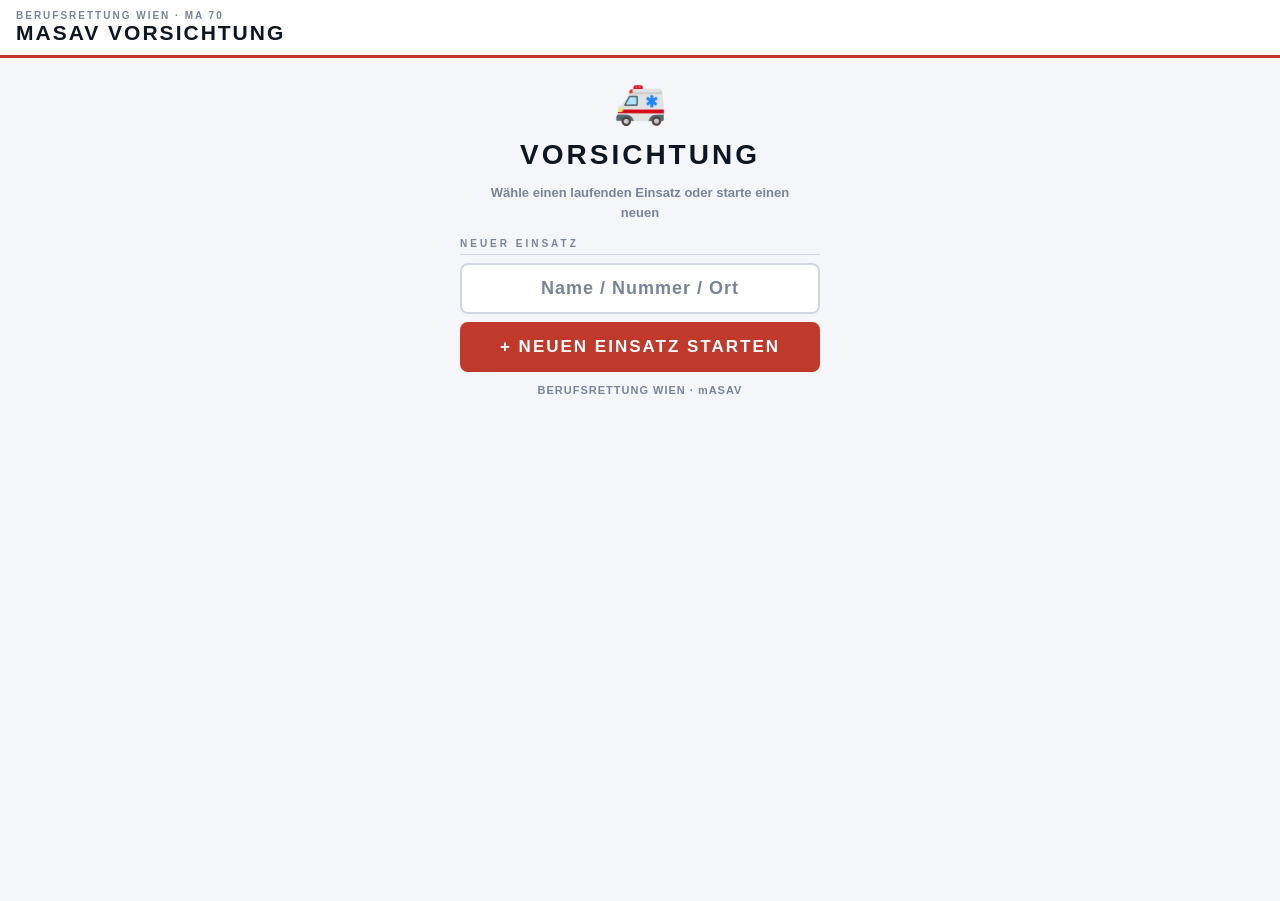
<file: vorsichtung.html>
<!DOCTYPE html>
<html lang="de" data-theme="light">
<head>
<meta charset="UTF-8">
<meta name="viewport" content="width=device-width, initial-scale=1.0, maximum-scale=1.0, user-scalable=no">
<title>mASAV Vorsichtung – Berufsrettung Wien</title>
<style>
  :root {
    --bg:     #f4f6fa;
    --panel:  #ffffff;
    --card:   #ffffff;
    --border: #d0d7e3;
    --text:   #0f1623;
    --dim:    #7a8499;
    --blue:   #1a56db;
    --rot:    #c0392b;
    --gelb:   #c47d00;
    --gruen:  #1a7a52;
    --shadow: 0 1px 4px rgba(0,0,0,0.10);
  }
  [data-theme="dark"] {
    --bg:     #0d0f14;
    --panel:  #141720;
    --card:   #1a1f2e;
    --border: #2a3048;
    --text:   #e8ecf4;
    --dim:    #4a5268;
    --blue:   #4895ef;
    --rot:    #e63946;
    --gelb:   #f4a261;
    --gruen:  #2ec4b6;
    --shadow: 0 1px 4px rgba(0,0,0,0.4);
  }
  .theme-toggle {
    background: var(--card);
    border: 1.5px solid var(--border);
    color: var(--text);
    width: 34px; height: 34px;
    border-radius: 50%;
    font-size: 16px;
    cursor: pointer;
    display: flex; align-items: center; justify-content: center;
    transition: all 0.2s;
    flex-shrink: 0;
  }
  .theme-toggle:hover { border-color: var(--blue); }
@import url('https://fonts.googleapis.com/css2?family=Rajdhani:wght@600;700&family=Share+Tech+Mono&display=swap');

* { box-sizing: border-box; margin: 0; padding: 0; -webkit-tap-highlight-color: transparent; }

body { font-family:'Rajdhani',sans-serif; font-weight:600; background:var(--bg); color:var(--text); min-height:100vh; }

header { background:var(--panel); border-bottom:3px solid var(--rot); padding:10px 16px; display:flex; justify-content:space-between; align-items:center; position:sticky; top:0; z-index:100; }
.hl h1 { font-size:clamp(15px,4vw,21px); letter-spacing:2px; text-transform:uppercase; }
.hl p  { font-size:10px; letter-spacing:2px; color:var(--dim); text-transform:uppercase; }
#hinfo { font-family:'Share Tech Mono',monospace; font-size:11px; color:var(--blue); text-align:right; }

.screen { display:none; }
.screen.active { display:flex; flex-direction:column; }

/* START */
#screen-einsatz { padding:16px; max-width:540px; margin:0 auto; width:100%; align-items:center; gap:12px; padding-top:20px; min-height:calc(100vh - 57px); overflow-y:auto; }
#screen-einsatz h2 { font-size:clamp(18px,5vw,28px); letter-spacing:3px; text-transform:uppercase; }
#screen-einsatz > p { color:var(--dim); font-size:13px; text-align:center; max-width:340px; line-height:1.5; }

.slabel { width:100%; max-width:360px; font-size:10px; letter-spacing:3px; text-transform:uppercase; color:var(--dim); border-bottom:1px solid var(--border); padding-bottom:5px; margin-top:4px; }
.inp { width:100%; max-width:360px; padding:13px 16px; background:var(--card); border:2px solid var(--border); border-radius:8px; color:var(--text); font-family:'Rajdhani',sans-serif; font-size:18px; font-weight:700; letter-spacing:1px; outline:none; text-align:center; }
.inp:focus { border-color:var(--blue); }
.inp::placeholder { color:var(--dim); font-weight:600; }

.btn-p { width:100%; max-width:360px; padding:15px; background:var(--rot); color:#fff; border:none; border-radius:8px; font-family:'Rajdhani',sans-serif; font-size:17px; font-weight:700; letter-spacing:2px; text-transform:uppercase; cursor:pointer; transition:all 0.15s; }
.btn-p:active { transform:scale(0.97); }
.btn-s { width:100%; max-width:360px; padding:11px; background:transparent; border:1.5px solid var(--border); color:var(--dim); border-radius:8px; font-family:'Rajdhani',sans-serif; font-size:14px; font-weight:700; letter-spacing:1px; text-transform:uppercase; cursor:pointer; transition:all 0.15s; }
.btn-s:hover { border-color:var(--blue); color:var(--blue); }

.e-item { display:flex; justify-content:space-between; align-items:center; padding:11px 13px; background:var(--card); border:1.5px solid var(--border); border-radius:8px; cursor:pointer; margin-bottom:6px; transition:all 0.15s; }
.e-item:hover { border-color:var(--blue); }
.e-item:active { transform:scale(0.98); }
.ei-n { font-size:15px; font-weight:700; letter-spacing:1px; }
.ei-c { font-family:'Share Tech Mono',monospace; font-size:12px; }
.er { color:#e74c3c; } .eg { color:#f39c12; } .egr { color:#2ecc71; }

/* SUBHEADER */
#subheader { background:var(--panel); border-bottom:1px solid var(--border); padding:7px 16px; display:none; position:sticky; top:57px; z-index:90; }
.shi { max-width:540px; margin:0 auto; display:flex; justify-content:space-between; align-items:center; }
#einsatz-label { font-size:11px; letter-spacing:2px; text-transform:uppercase; color:var(--blue); }
.btn-back { background:transparent; border:1px solid var(--border); color:var(--dim); padding:4px 10px; border-radius:4px; font-family:'Rajdhani',sans-serif; font-size:11px; font-weight:700; letter-spacing:1px; text-transform:uppercase; cursor:pointer; }
.btn-back:hover { border-color:var(--rot); color:var(--rot); }

/* TABS */
#navtabs { display:none; position:sticky; top:92px; z-index:89; background:var(--bg); border-bottom:1px solid var(--border); }
.ni { display:grid; grid-template-columns:1fr 1fr; max-width:540px; margin:0 auto; }
.ntab { padding:10px; background:transparent; border:none; border-bottom:3px solid transparent; color:var(--dim); font-family:'Rajdhani',sans-serif; font-size:13px; font-weight:700; letter-spacing:2px; text-transform:uppercase; cursor:pointer; text-align:center; }
.ntab.active { color:#e74c3c; border-bottom-color:#e74c3c; }

/* ABSCHNITT */
#screen-abschnitt { padding:16px; max-width:540px; margin:0 auto; width:100%; align-items:center; gap:12px; padding-top:16px; min-height:calc(100vh - 92px); overflow-y:auto; }
.a-item { display:flex; justify-content:space-between; align-items:center; padding:12px 14px; background:var(--card); border:1.5px solid var(--border); border-left:4px solid var(--blue); border-radius:8px; cursor:pointer; margin-bottom:6px; transition:all 0.15s; }
.a-item:hover { border-color:var(--blue); }
.a-item:active { transform:scale(0.98); }
.ai-n { font-size:15px; font-weight:700; letter-spacing:1px; }
.ai-c { font-family:'Share Tech Mono',monospace; font-size:13px; }

/* ALGO + ZAEHLER */
#screen-algo   { padding:16px; max-width:540px; margin:0 auto; width:100%; padding-bottom:100px; }
#screen-zaehler{ padding:16px; max-width:540px; margin:0 auto; width:100%; padding-bottom:100px; }

/* ALGO */
.step-card { background:var(--card); border:2px solid var(--border); border-radius:12px; padding:20px; margin-bottom:12px; animation:fi 0.2s ease; }
@keyframes fi { from{opacity:0;transform:translateY(8px)} to{opacity:1;transform:translateY(0)} }
.sq { font-size:clamp(18px,5vw,26px); font-weight:700; line-height:1.3; margin-bottom:10px; }
.sh { font-size:13px; color:var(--dim); margin-bottom:13px; line-height:1.5; font-style:italic; }
.sbtns { display:grid; grid-template-columns:1fr 1fr; gap:10px; }
.sbtn { padding:15px 10px; border:none; border-radius:8px; font-family:'Rajdhani',sans-serif; font-size:17px; font-weight:700; letter-spacing:1px; text-transform:uppercase; cursor:pointer; transition:all 0.15s; }
.sbtn:active { transform:scale(0.96); }
.bja   { background:#1a7a52; color:#fff; }
.bnein { background:var(--card); color:var(--text); border:1.5px solid var(--border); }

.rc { border-radius:12px; padding:22px 18px; text-align:center; margin-bottom:12px; animation:fi 0.3s ease; }
.rc.rot    { background:rgba(192,57,43,0.15); border:3px solid var(--rot); }
.rc.gelb   { background:rgba(196,125,0,0.15);  border:3px solid var(--gelb); }
.rc.gruen  { background:rgba(26,122,82,0.15);  border:3px solid var(--gruen); }
.rc.schwarz{ background:rgba(44,44,44,0.4);    border:3px solid #666; }
.rn { font-size:clamp(30px,9vw,50px); font-weight:700; letter-spacing:3px; text-transform:uppercase; }
.rc.rot    .rn { color:#e74c3c; }
.rc.gelb   .rn { color:#f39c12; }
.rc.gruen  .rn { color:#2ecc71; }
.rc.schwarz .rn{ color:#aaa; }
.rd { font-size:14px; margin-top:6px; opacity:0.8; line-height:1.4; }
.rsk{ font-family:'Share Tech Mono',monospace; font-size:11px; margin-top:4px; opacity:0.5; }

.bzl { width:100%; padding:17px; border:none; border-radius:10px; font-family:'Rajdhani',sans-serif; font-size:19px; font-weight:700; letter-spacing:2px; text-transform:uppercase; cursor:pointer; margin-bottom:8px; }
.bzl:active { transform:scale(0.97); }
.bzl.rot    { background:var(--rot);   color:#fff; }
.bzl.gelb   { background:var(--gelb);  color:#fff; }
.bzl.gruen  { background:var(--gruen); color:#fff; }
.bzl.schwarz{ background:#444;         color:#fff; }
.bnu { width:100%; padding:12px; background:var(--card); border:1.5px solid var(--border); color:var(--text); border-radius:8px; font-family:'Rajdhani',sans-serif; font-size:14px; font-weight:700; letter-spacing:1px; text-transform:uppercase; cursor:pointer; margin-bottom:6px; }
.bnu:hover { border-color:var(--blue); color:var(--blue); }

/* SCHNELL */
.sg { display:grid; grid-template-columns:1fr 1fr; gap:10px; margin-bottom:10px; }
.sb { display:flex; flex-direction:column; align-items:center; justify-content:center; padding:18px 10px; border:none; border-radius:12px; cursor:pointer; transition:all 0.15s; min-height:115px; }
.sb:active { transform:scale(0.95); }
.sb.rot    { background:rgba(192,57,43,0.2); border:2.5px solid var(--rot); }
.sb.gelb   { background:rgba(196,125,0,0.2);  border:2.5px solid var(--gelb); }
.sb.gruen  { background:rgba(26,122,82,0.2);  border:2.5px solid var(--gruen); }
.sb.schwarz{ background:rgba(80,80,80,0.2);   border:2.5px solid #555; }
.sbn { font-size:clamp(15px,4vw,20px); font-weight:700; letter-spacing:2px; text-transform:uppercase; margin-bottom:3px; }
.sb.rot    .sbn { color:#e74c3c; } .sb.gelb   .sbn { color:#f39c12; }
.sb.gruen  .sbn { color:#2ecc71; } .sb.schwarz .sbn{ color:#bbb; }
.sbz { font-family:'Share Tech Mono',monospace; font-size:clamp(36px,10vw,54px); font-weight:700; line-height:1; }
.sb.rot    .sbz { color:#e74c3c; } .sb.gelb   .sbz { color:#f39c12; }
.sb.gruen  .sbz { color:#2ecc71; } .sb.schwarz .sbz{ color:#bbb; }
.sbs { font-size:10px; letter-spacing:2px; opacity:0.5; margin-top:3px; }
.ur { display:grid; grid-template-columns:1fr 1fr 1fr 1fr; gap:6px; margin-bottom:10px; }
.bu { padding:8px 4px; background:var(--card); border:1.5px solid var(--border); border-radius:6px; color:var(--dim); font-family:'Rajdhani',sans-serif; font-size:11px; font-weight:700; letter-spacing:1px; text-transform:uppercase; cursor:pointer; text-align:center; }
.bu:hover { color:var(--text); }

/* COUNTER BAR */
#cbar { position:fixed; bottom:0; left:0; right:0; background:var(--panel); border-top:2px solid var(--border); padding:7px 16px; display:none; z-index:200; }
.cg { display:grid; grid-template-columns:1fr 1fr 1fr 1fr; gap:6px; max-width:540px; margin:0 auto; }
.ci { display:flex; flex-direction:column; align-items:center; background:var(--card); border-radius:6px; padding:5px 4px; border:2px solid transparent; }
.ci.rot    { border-color:rgba(192,57,43,0.5); } .ci.gelb   { border-color:rgba(196,125,0,0.5); }
.ci.gruen  { border-color:rgba(26,122,82,0.5); } .ci.schwarz{ border-color:rgba(100,100,100,0.5); }
.cl { font-size:9px; letter-spacing:2px; text-transform:uppercase; margin-bottom:1px; }
.ci.rot    .cl { color:#e74c3c; } .ci.gelb   .cl { color:#f39c12; }
.ci.gruen  .cl { color:#2ecc71; } .ci.schwarz .cl{ color:#aaa; }
.cn { font-family:'Share Tech Mono',monospace; font-size:clamp(19px,5vw,28px); font-weight:700; line-height:1; }
.ci.rot    .cn { color:#e74c3c; } .ci.gelb   .cn { color:#f39c12; }
.ci.gruen  .cn { color:#2ecc71; } .ci.schwarz .cn{ color:#aaa; }

#fdot { position:fixed; right:10px; bottom:68px; width:8px; height:8px; border-radius:50%; background:var(--dim); display:none; z-index:300; transition:background 0.3s; }
#fdot.ok  { background:#2ec4b6; }
#fdot.err { background:#e63946; }
</style>
</head>
<body>

<header>
  <div class="hl">
    <p>Berufsrettung Wien · MA 70</p>
    <h1>mASAV Vorsichtung</h1>
  </div>
  <div id="hinfo"></div>
</header>

<div id="subheader">
  <div class="shi">
    <div id="einsatz-label"></div>
    <button class="btn-back" onclick="zurueck()">⟵ Wechseln</button>
  </div>
</div>

<div id="navtabs">
  <div class="ni">
    <button class="ntab active" id="t-algo"    onclick="tab('algo')">⚕ Algorithmus</button>
    <button class="ntab"        id="t-zaehler" onclick="tab('zaehler')">⬛ Schnellzähler</button>
  </div>
</div>

<!-- SCREEN 1: EINSATZ -->
<div id="screen-einsatz" class="screen active">
  <div style="font-size:42px">🚑</div>
  <h2>Vorsichtung</h2>
  <p>Wähle einen laufenden Einsatz oder starte einen neuen</p>

  <div id="laufende-section" style="display:none;width:100%;max-width:360px">
    <div class="slabel">Laufende Einsätze</div>
    <div id="laufende-liste" style="margin-top:8px"></div>
  </div>

  <div style="width:100%;max-width:360px">
    <div class="slabel">Neuer Einsatz</div>
    <div style="margin-top:8px;display:flex;flex-direction:column;gap:8px">
      <input class="inp" id="inp-einsatz" placeholder="Name / Nummer / Ort"
        autocomplete="off" autocorrect="off" spellcheck="false">
      <button class="btn-p" onclick="neuerEinsatz()">+ Neuen Einsatz starten</button>
    </div>
  </div>

  <button class="btn-s" id="btn-alles-del" style="display:none;border-color:rgba(192,57,43,0.4);color:var(--rot)" onclick="alleLoeschen()">
    ✕ Alle Einsätze löschen
  </button>

  <div style="color:var(--dim);font-size:11px;letter-spacing:1px;text-align:center">BERUFSRETTUNG WIEN · mASAV</div>
</div>

<!-- SCREEN 2: ABSCHNITT -->
<div id="screen-abschnitt" class="screen">
  <div style="width:100%;max-width:360px">
    <div class="slabel">Abschnitte</div>
    <div id="abschnitt-liste" style="margin-top:8px"></div>
  </div>
  <div style="width:100%;max-width:360px">
    <div class="slabel" style="margin-top:4px">Neuer Abschnitt</div>
    <div style="margin-top:8px;display:flex;flex-direction:column;gap:8px">
      <input class="inp" id="inp-abschnitt" placeholder="z.B. PSS Nord, Abschnitt 1"
        autocomplete="off" autocorrect="off" spellcheck="false">
      <button class="btn-p" onclick="neuerAbschnitt()">+ Abschnitt starten</button>
    </div>
  </div>
  <button class="btn-s" style="border-color:rgba(192,57,43,0.35);color:var(--rot)" onclick="einsatzDel()">✕ Diesen Einsatz löschen</button>
</div>

<!-- SCREEN 3: ALGO -->
<div id="screen-algo" class="screen">
  <div id="algo-content"></div>
</div>

<!-- SCREEN 4: ZAEHLER -->
<div id="screen-zaehler" class="screen">
  <div class="sg">
    <button class="sb rot"    onclick="zs('rot')">    <div class="sbn">Rot</div>    <div class="sbz" id="sz-rot">0</div>    <div class="sbs">SK I · Sofort</div></button>
    <button class="sb gelb"   onclick="zs('gelb')">   <div class="sbn">Gelb</div>   <div class="sbz" id="sz-gelb">0</div>   <div class="sbs">SK II · Dringend</div></button>
    <button class="sb gruen"  onclick="zs('gruen')">  <div class="sbn">Grün</div>   <div class="sbz" id="sz-gruen">0</div>  <div class="sbs">SK III · Leicht</div></button>
    <button class="sb schwarz" onclick="zs('schwarz')"><div class="sbn">Schwarz</div><div class="sbz" id="sz-schwarz">0</div><div class="sbs">SK IV · Verstorben</div></button>
  </div>
  <div class="ur">
    <button class="bu" onclick="undo('rot')">– Rot</button>
    <button class="bu" onclick="undo('gelb')">– Gelb</button>
    <button class="bu" onclick="undo('gruen')">– Grün</button>
    <button class="bu" onclick="undo('schwarz')">– Schwarz</button>
  </div>
  <button class="bnu" onclick="reset0()">Zähler auf 0</button>
</div>

<!-- COUNTER BAR -->
<div id="cbar">
  <div class="cg">
    <div class="ci rot">    <div class="cl">Rot</div>    <div class="cn" id="c-rot">0</div></div>
    <div class="ci gelb">   <div class="cl">Gelb</div>   <div class="cn" id="c-gelb">0</div></div>
    <div class="ci gruen">  <div class="cl">Grün</div>   <div class="cn" id="c-gruen">0</div></div>
    <div class="ci schwarz"><div class="cl">Schwarz</div><div class="cn" id="c-schwarz">0</div></div>
  </div>
</div>
<div id="fdot"></div>

<script>
const FB = "https://vorsichtung-default-rtdb.europe-west1.firebasedatabase.app"

let einsatzKey = null, einsatzName = ""
let abschnittKey = null, abschnittName = ""
let counts = {rot:0,gelb:0,gruen:0,schwarz:0}
let step = 0

// ── Firebase ──
function fkey(s){ return (s||"x").replace(/[^a-zA-Z0-9\u00e4\u00f6\u00fc\u00c4\u00d6\u00dc\u00df]/g,"_").substring(0,40) }
async function fget(p){ try{ const r=await fetch(FB+p+"?t="+Date.now()); return r.ok?await r.json():null }catch{return null} }
async function fset(p,d){ try{ await fetch(FB+p,{method:"PUT",headers:{"Content-Type":"application/json"},body:JSON.stringify(d)}) }catch{} }
async function fdel(p){ try{ await fetch(FB+p,{method:"DELETE"}) }catch{} }

// ── Screens ──
function show(id){
  document.querySelectorAll(".screen").forEach(s=>s.classList.remove("active"))
  document.getElementById("screen-"+id).classList.add("active")
}
function tab(t){
  ["algo","zaehler"].forEach(x=>{
    document.getElementById("screen-"+x).classList.remove("active")
    document.getElementById("t-"+x).classList.remove("active")
  })
  document.getElementById("screen-"+t).classList.add("active")
  document.getElementById("t-"+t).classList.add("active")
  if(t==="algo") zeige(0)
  if(t==="zaehler") upSZ()
}

// ── Einsätze ──
async function ladeEinsaetze(){
  const data = await fget("/einsaetze.json")
  const sec = document.getElementById("laufende-section")
  const del = document.getElementById("btn-alles-del")
  const liste = document.getElementById("laufende-liste")

  if(!data){ sec.style.display="none"; del.style.display="none"; return }
  const eintr = Object.entries(data).filter(([k,v])=>v&&v.name)
  if(!eintr.length){ sec.style.display="none"; del.style.display="none"; return }

  sec.style.display="block"; del.style.display="block"
  liste.innerHTML = eintr.map(([k,e])=>{
    const abs = e.abschnitte ? Object.values(e.abschnitte) : []
    const r=abs.reduce((s,a)=>s+(a.rot||0),0), g=abs.reduce((s,a)=>s+(a.gelb||0),0)
    const gr=abs.reduce((s,a)=>s+(a.gruen||0),0)
    return `<div class="e-item" onclick="waehlEinsatz('${k}','${e.name.replace(/'/g,"\\'")}')">
      <span class="ei-n">${e.name}</span>
      <span class="ei-c"><span class="er">${r}R</span> <span class="eg">${g}G</span> <span class="egr">${gr}Gr</span></span>
    </div>`
  }).join("")
}

async function neuerEinsatz(){
  const name = document.getElementById("inp-einsatz").value.trim()
  if(!name){ document.getElementById("inp-einsatz").focus(); return }
  const k = fkey(name)+"_"+Date.now().toString().slice(-4)
  await fset("/einsaetze/"+k+".json",{name,ts:new Date().toISOString()})
  document.getElementById("inp-einsatz").value=""
  waehlEinsatz(k,name)
}

async function waehlEinsatz(k,name){
  einsatzKey=k; einsatzName=name
  document.getElementById("einsatz-label").textContent="EINSATZ: "+name
  document.getElementById("subheader").style.display="block"
  await ladeAbschnitte()
  show("abschnitt")
}

async function alleLoeschen(){
  if(!confirm("Wirklich alle Einsätze löschen?")) return
  await fdel("/einsaetze.json"); ladeEinsaetze()
}

function zurueck(){
  einsatzKey=null; abschnittKey=null; counts={rot:0,gelb:0,gruen:0,schwarz:0}
  document.getElementById("subheader").style.display="none"
  document.getElementById("navtabs").style.display="none"
  document.getElementById("cbar").style.display="none"
  document.getElementById("fdot").style.display="none"
  document.getElementById("hinfo").innerHTML=""
  ladeEinsaetze(); show("einsatz")
}

// ── Abschnitte ──
async function ladeAbschnitte(){
  const data = await fget("/einsaetze/"+einsatzKey+"/abschnitte.json")
  const liste = document.getElementById("abschnitt-liste")
  if(!data||!Object.keys(data).length){
    liste.innerHTML='<div style="color:var(--dim);font-size:13px;text-align:center;padding:12px">Noch kein Abschnitt – unten anlegen</div>'; return
  }
  liste.innerHTML = Object.entries(data).map(([k,ab])=>{
    const ges=(ab.rot||0)+(ab.gelb||0)+(ab.gruen||0)+(ab.schwarz||0)
    return `<div class="a-item" onclick="waehlAbschnitt('${k}','${(ab.name||k).replace(/'/g,"\\'")}',${ab.rot||0},${ab.gelb||0},${ab.gruen||0},${ab.schwarz||0})">
      <span class="ai-n">${ab.name||k}</span>
      <span class="ai-c" style="font-size:13px">
        <span style="color:#e74c3c">${ab.rot||0}</span>·<span style="color:#f39c12">${ab.gelb||0}</span>·<span style="color:#2ecc71">${ab.gruen||0}</span>·<span style="color:#aaa">${ab.schwarz||0}</span>
        <span style="color:var(--dim)"> =${ges}</span>
      </span>
    </div>`
  }).join("")
}

async function neuerAbschnitt(){
  const name=(document.getElementById("inp-abschnitt").value.trim()||"Abschnitt")
  const k=fkey(name)
  await fset("/einsaetze/"+einsatzKey+"/abschnitte/"+k+".json",{name,rot:0,gelb:0,gruen:0,schwarz:0,ts:new Date().toISOString()})
  document.getElementById("inp-abschnitt").value=""
  waehlAbschnitt(k,name,0,0,0,0)
}

function waehlAbschnitt(k,name,r,g,gr,sw){
  abschnittKey=k; abschnittName=name
  counts={rot:r,gelb:g,gruen:gr,schwarz:sw}
  document.getElementById("navtabs").style.display="block"
  document.getElementById("cbar").style.display="block"
  document.getElementById("fdot").style.display="block"
  document.getElementById("hinfo").innerHTML=name
  upCB(); upSZ(); zeige(0); show("algo")
  document.querySelectorAll(".ntab").forEach(t=>t.classList.remove("active"))
  document.getElementById("t-algo").classList.add("active")
}

async function einsatzDel(){
  if(!confirm("Diesen Einsatz löschen?")) return
  await fdel("/einsaetze/"+einsatzKey+".json"); zurueck()
}

// ── Sync ──
async function sync(){
  if(!einsatzKey||!abschnittKey) return
  const dot=document.getElementById("fdot")
  try{
    await fset("/einsaetze/"+einsatzKey+"/abschnitte/"+abschnittKey+".json",
      {name:abschnittName,...counts,ts:new Date().toISOString()})
    dot.className="ok"; setTimeout(()=>dot.className="",2000)
  }catch{ dot.className="err" }
}

// ── Zählen ──
function upCB(){
  ["rot","gelb","gruen","schwarz"].forEach(f=>{
    document.getElementById("c-"+f).textContent=counts[f]
  })
}
function upSZ(){
  ["rot","gelb","gruen","schwarz"].forEach(f=>{
    document.getElementById("sz-"+f).textContent=counts[f]
  })
}
function zs(f){ counts[f]++; upCB(); upSZ(); sync() }
function undo(f){ if(counts[f]>0){ counts[f]--; upCB(); upSZ(); sync() } }
function reset0(){
  if(!confirm("Zähler auf 0?")) return
  counts={rot:0,gelb:0,gruen:0,schwarz:0}; upCB(); upSZ(); sync()
}
function zaehleNeu(f){
  counts[f]++; upCB(); upSZ(); sync()
  const b=document.getElementById("cbar"); b.style.transform="translateY(-4px)"; setTimeout(()=>b.style.transform="",200)
  zeige(0)
}

// ── Algorithmus ──
const STEPS=[
  {q:"Ist der Patient gehfähig?",          h:"Kann die Person selbstständig aufstehen und einige Schritte gehen?",          ja:"gruen",   nein:1},
  {q:"Liegen tödliche Verletzungen vor?",   h:"Eindeutig nicht mit dem Leben vereinbare Verletzungen.",                       ja:"schwarz", nein:2},
  {q:"Liegt eine Atemstörung vor?",         h:"Keine Spontanatmung, verlegte Atemwege nicht zu beheben, schwere Atemnot?",   ja:"rot",     nein:3},
  {q:"Nicht stillbare Blutung?",            h:"Blutung mit direktem Druck oder Tourniquet nicht stillbar?",                   ja:"rot",     nein:4},
  {q:"Kein Radialispuls tastbar?",          h:"Puls am Handgelenk (Daumenseite) nicht tastbar oder sehr schwach?",           ja:"rot",     nein:5},
  {q:"Befolgt der Patient einfache Anweisungen?",h:"'Drücken Sie meine Hand' – reagiert der Patient gezielt?",              ja:"gelb",    nein:"rot"}
]
const ERG={
  rot:    {n:"ROT",    sk:"SK I · Sofort",      d:"Lebensbedrohlich verletzt – sofortige Behandlung"},
  gelb:   {n:"GELB",   sk:"SK II · Dringend",   d:"Schwer verletzt – dringende Behandlung notwendig"},
  gruen:  {n:"GRÜN",   sk:"SK III · Leicht",    d:"Leicht verletzt – Behandlung kann aufgeschoben werden"},
  schwarz:{n:"SCHWARZ",sk:"SK IV · Verstorben", d:"Verstorben oder keine Überlebenschance"}
}

function zeige(i){
  step=i; const s=STEPS[i]
  document.getElementById("algo-content").innerHTML=`
    <div style="font-size:10px;letter-spacing:2px;color:var(--dim);text-transform:uppercase;margin-bottom:10px;text-align:center">Schritt ${i+1} von ${STEPS.length}</div>
    <div class="step-card">
      <div class="sq">${s.q}</div>
      ${s.h?`<div class="sh">${s.h}</div>`:""}
      <div class="sbtns">
        <button class="sbtn bja"   onclick="antw(true)">✓ Ja</button>
        <button class="sbtn bnein" onclick="antw(false)">✗ Nein</button>
      </div>
    </div>
    <div style="display:flex;gap:4px;justify-content:center;margin-top:8px">
      ${STEPS.map((x,j)=>`<div style="flex:1;max-width:40px;height:4px;border-radius:2px;background:${j<i?"#e74c3c":j===i?"#4895ef":"var(--border)"}"></div>`).join("")}
    </div>`
}

function antw(ja){
  const s=STEPS[step], n=ja?s.ja:s.nein
  typeof n==="string" ? erg(n) : zeige(n)
}

function erg(key){
  const e=ERG[key]
  document.getElementById("algo-content").innerHTML=`
    <div class="rc ${key}">
      <div class="rn">${e.n}</div>
      <div class="rd">${e.d}</div>
      <div class="rsk">${e.sk}</div>
    </div>
    <button class="bzl ${key}" onclick="zaehleNeu('${key}')">+ Als ${e.n} zählen &amp; nächster Patient</button>
    <button class="bnu" onclick="zeige(0)">Nochmal ohne Zählen</button>
    <button class="bnu" onclick="tab('zaehler')">Zur Übersicht</button>`
}

// ── Init ──
document.addEventListener("DOMContentLoaded", ladeEinsaetze)
document.getElementById("inp-einsatz").addEventListener("keydown",   e=>{if(e.key==="Enter") neuerEinsatz()})
document.getElementById("inp-abschnitt").addEventListener("keydown", e=>{if(e.key==="Enter") neuerAbschnitt()})

function toggleTheme(){
  const html = document.documentElement
  const isDark = html.getAttribute("data-theme") === "dark"
  html.setAttribute("data-theme", isDark ? "light" : "dark")
  const btn = document.getElementById("themeBtn")
  if(btn) btn.textContent = isDark ? "🌙" : "☀"
  try{ localStorage.setItem("theme", isDark ? "light" : "dark") }catch{}
}
// Theme beim Laden wiederherstellen
;(function(){
  try{
    const t = localStorage.getItem("theme")
    if(t === "dark"){
      document.documentElement.setAttribute("data-theme","dark")
      document.addEventListener("DOMContentLoaded",()=>{
        const b=document.getElementById("themeBtn"); if(b) b.textContent="☀"
      })
    }
  }catch{}
})();

</script>
</body>
</html>
</file>
<file: Lib/styles.css>
/* =========================================================
   EINSATZBOARD v6 – CSS
   Tag/Nacht · Lesbar · Professionell
========================================================= */

@import url('https://fonts.googleapis.com/css2?family=Rajdhani:wght@500;600;700&family=Share+Tech+Mono&display=swap');

/* =========================================================
   LIGHT THEME – Standard
========================================================= */
:root, [data-theme="light"] {
  --bg-base:        #e8ecf2;
  --bg-panel:       #f4f6fa;
  --bg-card:        #ffffff;
  --bg-card-hover:  #f0f4fb;
  --border:         #c8d0de;
  --border-bright:  #9aaac0;

  --text-primary:   #0f1623;
  --text-secondary: #3a4560;
  --text-dim:       #8a96a8;

  --accent-red:     #c0392b;
  --accent-green:   #1a7a52;
  --accent-blue:    #1a56db;
  --accent-yellow:  #c47d00;

  --veh-inactive:   #b03030;
  --veh-active:     #1a7a52;

  --glow-red:   0 0 0 3px rgba(192,57,43,0.18);
  --glow-green: 0 0 0 3px rgba(26,122,82,0.18);
  --glow-blue:  0 0 0 3px rgba(26,86,219,0.18);

  --grid-line: rgba(26,86,219,0.04);
  --shadow:    0 1px 4px rgba(0,0,0,0.10);
  --shadow-md: 0 3px 12px rgba(0,0,0,0.13);
}

/* =========================================================
   DARK THEME
========================================================= */
[data-theme="dark"] {
  --bg-base:        #0d0f14;
  --bg-panel:       #141720;
  --bg-card:        #1a1f2e;
  --bg-card-hover:  #1f2537;
  --border:         #2a3048;
  --border-bright:  #3d4a6a;

  --text-primary:   #e8ecf4;
  --text-secondary: #8a94a8;
  --text-dim:       #4a5268;

  --accent-red:     #e63946;
  --accent-green:   #2ec4b6;
  --accent-blue:    #4895ef;
  --accent-yellow:  #f4d35e;

  --veh-inactive:   #b03030;
  --veh-active:     #1e8449;

  --glow-red:   0 0 14px rgba(230,57,70,0.4);
  --glow-green: 0 0 14px rgba(46,196,182,0.4);
  --glow-blue:  0 0 14px rgba(72,149,239,0.4);

  --grid-line: rgba(72,149,239,0.025);
  --shadow:    0 1px 4px rgba(0,0,0,0.4);
  --shadow-md: 0 3px 12px rgba(0,0,0,0.5);
}

/* =========================================================
   RESET
========================================================= */
* { box-sizing: border-box; margin: 0; padding: 0; }

body {
  font-family: 'Rajdhani', sans-serif;
  font-weight: 600;
  background: var(--bg-base);
  color: var(--text-primary);
  overflow-y: auto;
  height: 100vh;
  transition: background 0.25s, color 0.25s;
}

body::before {
  content: '';
  position: fixed; inset: 0;
  background-image:
    linear-gradient(var(--grid-line) 1px, transparent 1px),
    linear-gradient(90deg, var(--grid-line) 1px, transparent 1px);
  background-size: 40px 40px;
  pointer-events: none;
  z-index: 0;
}

/* =========================================================
   HEADER
========================================================= */
header {
  display: flex;
  justify-content: space-between;
  align-items: center;
  padding: 0 18px;
  height: 62px;
  background: var(--bg-panel);
  border-bottom: 3px solid var(--accent-red);
  box-shadow: var(--shadow-md);
  position: relative;
  z-index: 10;
  transition: background 0.25s;
}

[data-theme="dark"] .logoBox img { filter: brightness(1.2); }

.titleBox { text-align: center; flex: 1; }

.titleBox h2 {
  font-weight: 700;
  font-size: 21px;
  letter-spacing: 3px;
  text-transform: uppercase;
  color: var(--text-primary);
}

.titleBox div {
  font-size: 12px;
  letter-spacing: 2px;
  color: var(--text-secondary);
  text-transform: uppercase;
  font-weight: 600;
}

.headerRight {
  display: flex;
  align-items: center;
  gap: 12px;
}

.creatorBox {
  font-size: 11px;
  text-align: right;
  color: var(--text-dim);
  line-height: 1.7;
  font-family: 'Share Tech Mono', monospace;
}

.themeToggle {
  background: var(--bg-card);
  border: 1px solid var(--border);
  color: var(--text-primary);
  width: 38px; height: 38px;
  border-radius: 50%;
  font-size: 18px;
  cursor: pointer;
  display: flex; align-items: center; justify-content: center;
  transition: all 0.2s;
  flex-shrink: 0;
}
.themeToggle:hover { border-color: var(--accent-blue); box-shadow: var(--glow-blue); }

/* =========================================================
   LAYOUT
========================================================= */
.layout {
  display: grid;
  grid-template-columns: 40% 35% 25%;
  min-height: calc(100vh - 62px);
  height: auto;
  position: relative;
  z-index: 1;
}

.left  { border-right: 2px solid var(--border); overflow-y: visible; padding: 12px 12px 12px 14px; scrollbar-width: thin; scrollbar-color: var(--border) transparent; }
.middle { border-right: 2px solid var(--border); }

/* =========================================================
   SEG BUTTONS
========================================================= */
.segButtons {
  display: flex;
  flex-wrap: wrap;
  gap: 6px;
  margin-bottom: 12px;
  padding: 10px;
  background: var(--bg-panel);
  border: 1px solid var(--border);
  border-radius: 8px;
  box-shadow: var(--shadow);
}

.segButtons button {
  background: rgba(192,57,43,0.08);
  color: var(--accent-red);
  border: 1.5px solid rgba(192,57,43,0.3);
  padding: 8px 18px;
  border-radius: 5px;
  cursor: pointer;
  font-size: 18px;
  font-family: 'Rajdhani', sans-serif;
  font-weight: 700;
  letter-spacing: 1px;
  transition: all 0.18s;
}
.segButtons button:hover { background: rgba(192,57,43,0.18); }

.seg.active {
  background: rgba(26,122,82,0.15) !important;
  color: var(--accent-green) !important;
  border-color: rgba(26,122,82,0.5) !important;
  box-shadow: var(--glow-green);
}

/* =========================================================
   BEREICHE
========================================================= */
.bereich {
  background: var(--bg-card);
  border: 1.5px solid var(--border);
  border-radius: 8px;
  margin-top: 9px;
  min-height: 84px;
  padding: 10px 10px 34px 12px;
  position: relative;
  overflow: visible;
  transition: border-color 0.2s, background 0.25s;
  box-shadow: var(--shadow);
}
.bereich:hover { border-color: var(--border-bright); }

.bereich.blue {
  border-left: 4px solid var(--accent-blue);
  min-height: 100px;
}

/* =========================================================
   BEREICH HEADER
========================================================= */
.bheader {
  display: inline-block;
  background: rgba(192,57,43,0.1);
  color: var(--accent-red);
  border: 1.5px solid rgba(192,57,43,0.3);
  padding: 5px 14px;
  border-radius: 5px;
  margin-bottom: 10px;
  cursor: pointer;
  font-weight: 700;
  font-size: 14px;
  letter-spacing: 1.5px;
  text-transform: uppercase;
  transition: all 0.18s;
}
.bheader:hover { background: rgba(192,57,43,0.2); }
.bheader.active {
  background: rgba(26,122,82,0.12);
  color: var(--accent-green);
  border-color: rgba(26,122,82,0.45);
  box-shadow: var(--glow-green);
}

/* =========================================================
   DROP ZONE
========================================================= */
.drop {
  display: flex;
  flex-wrap: wrap;
  gap: clamp(10px, 0.9vw, 16px);
  min-height: 44px;
  padding: 6px 6px 10px 4px;
  border-radius: 5px;
  border: 1.5px dashed transparent;
  transition: border-color 0.2s, background 0.2s;
  overflow: visible;
}
.drop:hover {
  border-color: var(--border-bright);
  background: rgba(0,0,0,0.02);
}

/* =========================================================
   FAHRZEUGE
========================================================= */
.vehicle {
  width: clamp(62px, 5vw, 90px);
  height: clamp(44px, 3.8vh, 64px);
  border-radius: 7px;
  color: #fff;
  display: flex;
  flex-direction: column;
  align-items: center;
  justify-content: center;
  gap: 1px;
  font-size: 13px;
  font-weight: 700;
  font-family: 'Rajdhani', sans-serif;
  letter-spacing: 1px;
  text-transform: uppercase;
  text-shadow: 0 1px 3px rgba(0,0,0,0.5);
  background: var(--veh-inactive);
  cursor: grab;
  position: relative;
  transition: all 0.18s;
  border: 2px solid rgba(255,255,255,0.15);
  box-shadow: var(--shadow-md);
}
.vehicle:hover { transform: translateY(-2px); box-shadow: 0 6px 18px rgba(0,0,0,0.28); }
.vehicle:active { cursor: grabbing; transform: scale(0.97); }

.vehicle.active {
  background: var(--veh-active) !important;
  border-color: rgba(255,255,255,0.3);
  box-shadow: 0 0 0 3px rgba(26,122,82,0.35), var(--shadow-md);
}

/* Alle Typen: gleiche Grundfarbe (Rot = nicht da) */
.vehicle.RTW,
.vehicle.KTW,
.vehicle.NEF,
.vehicle.FISU,
.vehicle.NAH { background: var(--veh-inactive); }

/* kleiner Typ-Indikator oben */
.vehicle .vType {
  font-size: 10px;
  font-weight: 700;
  opacity: 0.75;
  letter-spacing: 2px;
  line-height: 1;
}
.vehicle .vName {
  font-size: 14px;
  font-weight: 700;
  line-height: 1;
}

/* Sichtungsstreifen */
.vehicle .sichtStripe {
  position: absolute; top: 0; left: 0; right: 0;
  height: 5px; border-radius: 6px 6px 0 0;
}
.sichtStripe.SK1 { background: #e74c3c; }
.sichtStripe.SK2 { background: #e67e22; }
.sichtStripe.SK3 { background: #27ae60; }
.sichtStripe.SK4 { background: #555; }

/* =========================================================
   PATIENT BADGE (auf Fahrzeug)
========================================================= */
.patBadge {
  position: absolute; right: 3px; bottom: 3px;
  background: var(--accent-yellow);
  color: #000;
  font-weight: 700; font-size: clamp(9px, 0.65vw, 12px);
  padding: 1px 5px;
  border-radius: 8px;
  box-shadow: 0 1px 4px rgba(0,0,0,0.35);
  cursor: pointer;
  font-family: 'Share Tech Mono', monospace;
  z-index: 3;
  line-height: 1.4;
}

/* =========================================================
   PATIENTEN BOX (auf Bereich)
========================================================= */
.patients {
  position: absolute;
  right: 10px; top: 50%;
  transform: translateY(-50%);
  background: var(--accent-yellow);
  color: #111;
  padding: 8px 16px;
  font-size: 26px;
  font-weight: 700;
  cursor: pointer;
  border-radius: 14px;
  z-index: 5;
  font-family: 'Share Tech Mono', monospace;
  box-shadow: 0 3px 14px rgba(0,0,0,0.22);
  transition: transform 0.15s, box-shadow 0.15s;
  min-width: 54px;
  text-align: center;
  line-height: 1;
  border: 2px solid rgba(0,0,0,0.1);
}
.patients:hover { transform: translateY(-50%) scale(1.06); box-shadow: 0 5px 20px rgba(0,0,0,0.28); }
.patients[data-unit="ZUFAHRT"] { display: none; }

/* =========================================================
   DELETE BUTTON
========================================================= */
.deleteVehicle, .deleteHP {
  position: absolute; top: -9px; right: -9px;
  background: var(--accent-red); color: #fff;
  border-radius: 50%; width: 20px; height: 20px;
  display: flex; align-items: center; justify-content: center;
  cursor: pointer; font-size: 11px; font-weight: 700;
  z-index: 10; box-shadow: var(--shadow);
  transition: transform 0.15s;
}
.deleteVehicle:hover, .deleteHP:hover { transform: scale(1.2); }

/* =========================================================
   LAYOUT BEREICHE
========================================================= */
.topRow {
  display: grid;
  grid-template-columns: 180px 1fr;
  gap: 9px; margin-top: 9px;
}
#pssContainer { margin-top: 9px; }
#halteplaetze {
  display: grid;
  grid-template-columns: 1fr 1fr 1fr;
  gap: 9px; margin-top: 9px;
}

/* =========================================================
   MITTLERE SPALTE
========================================================= */
.middle {
  display: flex; flex-direction: column;
  gap: 10px; padding: 12px;
  overflow-y: visible;
  scrollbar-width: thin;
  scrollbar-color: var(--border) transparent;
}

/* =========================================================
   DASHBOARD
========================================================= */
.dashboard {
  display: grid;
  grid-template-columns: 1fr 1fr 1fr;
  gap: 2px;
  background: var(--border);
  border: 2px solid var(--border);
  border-radius: 8px;
  overflow: hidden;
  box-shadow: var(--shadow);
  flex-shrink: 0;
}

.dashboard > div {
  background: var(--bg-card);
  padding: clamp(8px,0.7vw,13px) clamp(10px,0.9vw,16px);
  line-height: clamp(1.5,1.7,1.9);
  overflow-y: visible;
  transition: background 0.25s;
  font-family: 'Rajdhani', sans-serif;
  font-size: clamp(11px,0.78vw,14px);
  font-weight: 600;
  color: var(--text-primary);
}

.dashboard b {
  display: block;
  font-size: 12px;
  font-weight: 700;
  letter-spacing: 2.5px;
  text-transform: uppercase;
  color: var(--accent-blue);
  border-bottom: 2px solid var(--border);
  margin-bottom: 8px;
  padding-bottom: 5px;
}

/* Zahlen im Dashboard fett hervorheben */
.dashboard strong {
  font-size: 17px;
  font-weight: 700;
  color: var(--text-primary);
}

.dash-sk1 { color: #c0392b; font-weight: 700; }
.dash-sk2 { color: #c47000; font-weight: 700; }
.dash-sk3 { color: #1a7a52; font-weight: 700; }
.dash-sk4 { color: var(--text-dim); font-weight: 600; }
.dash-dem { color: var(--text-primary); font-weight: 700; }


/* =========================================================
   ZUFAHRT
========================================================= */
.zufahrtContainer {
  flex-shrink: 0;
  min-height: clamp(80px, 10vh, 120px);
  background: var(--bg-card);
  border: 2px solid var(--border);
  border-left: 4px solid var(--accent-blue);
  border-radius: 8px;
  overflow: visible;
  position: relative;
  box-shadow: var(--shadow);
  transition: background 0.25s;
}
.zufahrtContainer::before {
  content: 'ZUFAHRT';
  position: absolute; top: 8px; left: 14px;
  font-size: 11px; letter-spacing: 3px;
  color: var(--accent-blue);
  font-family: 'Rajdhani', sans-serif;
  font-weight: 700; opacity: 0.65;
}
.zufahrt {
  min-height: 60px;
  overflow: visible;
  padding: 28px 10px 8px;
  display: flex; flex-wrap: wrap;
  gap: 8px; align-content: flex-start;
}

/* =========================================================
   RECHTE SPALTE
========================================================= */
.right {
  display: flex; flex-direction: column;
  gap: 10px; padding: 12px;
}

/* MENÜ PANEL */
.vehiclePanel {
  background: var(--bg-panel);
  border: 1.5px solid var(--border);
  border-radius: 8px;
  padding: 12px;
  box-shadow: var(--shadow);
  transition: background 0.25s;
}

.vehiclePanel h3 {
  font-size: 12px;
  letter-spacing: 3px;
  text-transform: uppercase;
  color: var(--text-secondary);
  margin-bottom: 10px;
  border-bottom: 1.5px solid var(--border);
  padding-bottom: 7px;
  font-weight: 700;
}

.vehiclePanel > button {
  display: block; width: 100%;
  padding: 9px 10px;
  font-size: 13px;
  font-family: 'Rajdhani', sans-serif;
  font-weight: 700;
  letter-spacing: 1px;
  border-radius: 6px;
  cursor: pointer;
  margin-bottom: 6px;
  background: var(--bg-card);
  color: var(--text-primary);
  border: 1.5px solid var(--border);
  transition: all 0.15s;
  text-transform: uppercase;
  box-shadow: var(--shadow);
}
.vehiclePanel > button:hover {
  background: var(--bg-card-hover);
  border-color: var(--border-bright);
}

.vehiclePanel > button[onclick="startEinsatz()"] {
  color: var(--accent-green);
  border-color: rgba(26,122,82,0.4);
  background: rgba(26,122,82,0.07);
}
.vehiclePanel > button[onclick="startEinsatz()"]:hover {
  background: rgba(26,122,82,0.15);
  box-shadow: var(--glow-green);
}

.vehiclePanel > button[onclick="endEinsatz()"] {
  color: var(--accent-red);
  border-color: rgba(192,57,43,0.4);
  background: rgba(192,57,43,0.07);
}
.vehiclePanel > button[onclick="endEinsatz()"]:hover {
  background: rgba(192,57,43,0.15);
  box-shadow: var(--glow-red);
}

.exportBtn {
  color: var(--accent-blue) !important;
  border-color: rgba(26,86,219,0.35) !important;
  background: rgba(26,86,219,0.07) !important;
}
.exportBtn:hover {
  background: rgba(26,86,219,0.14) !important;
  box-shadow: var(--glow-blue) !important;
}

/* TIMER */
#timer {
  text-align: center;
  font-family: 'Share Tech Mono', monospace;
  font-size: 28px;
  font-weight: 400;
  color: var(--accent-green);
  letter-spacing: 4px;
  padding: 9px 0 3px;
  border-top: 1.5px solid var(--border);
  margin-top: 3px;
}
[data-theme="dark"] #timer { text-shadow: 0 0 14px rgba(46,196,182,0.5); }

/* =========================================================
   FUNK PANEL
========================================================= */
.funkPanel {
  background: var(--bg-panel);
  border: 1.5px solid var(--border);
  border-radius: 8px;
  padding: 12px;
  display: flex; flex-direction: column;
  flex: 1; min-height: 0;
  box-shadow: var(--shadow);
  transition: background 0.25s;
}

.funkPanel h3 {
  font-size: 12px;
  letter-spacing: 3px;
  text-transform: uppercase;
  color: var(--text-secondary);
  margin-bottom: 10px;
  border-bottom: 1.5px solid var(--border);
  padding-bottom: 7px;
  font-weight: 700;
}

.funkPanel input {
  width: 100%; margin-bottom: 6px;
  padding: 8px 11px;
  background: var(--bg-card);
  border: 1.5px solid var(--border);
  border-radius: 5px;
  color: var(--text-primary);
  font-family: 'Rajdhani', sans-serif;
  font-size: 14px; font-weight: 600;
  letter-spacing: 1px;
  transition: border-color 0.15s;
}
.funkPanel input:focus {
  outline: none;
  border-color: var(--accent-blue);
  box-shadow: 0 0 0 3px rgba(26,86,219,0.1);
}
.funkPanel input::placeholder { color: var(--text-dim); }

.funkPanel > button {
  padding: 9px;
  font-family: 'Rajdhani', sans-serif;
  font-size: 13px; font-weight: 700;
  letter-spacing: 2px; text-transform: uppercase;
  background: rgba(26,86,219,0.08);
  color: var(--accent-blue);
  border: 1.5px solid rgba(26,86,219,0.35);
  border-radius: 5px;
  cursor: pointer; margin-bottom: 8px;
  transition: all 0.15s;
}
.funkPanel > button:hover {
  background: rgba(26,86,219,0.16);
  box-shadow: var(--glow-blue);
}

/* FUNK LOG */
#log {
  flex: 1; overflow-y: auto;
  min-height: 0;
  font-size: 13px;
  font-family: 'Share Tech Mono', monospace;
  border-top: 1.5px solid var(--border);
  padding-top: 8px;
  scrollbar-width: thin;
  scrollbar-color: var(--border) transparent;
  line-height: 1.9;
}
#log div {
  color: var(--text-secondary);
  padding: 3px 0;
  border-bottom: 1px solid rgba(128,128,128,0.07);
}
#log div:first-child { color: var(--accent-blue); font-weight: 600; }

/* =========================================================
   POPUP
========================================================= */
.popup {
  position: fixed; inset: 0;
  background: rgba(0,0,0,0.5);
  backdrop-filter: blur(5px);
  display: none; align-items: center; justify-content: center;
  z-index: 9999;
}

.popupContent {
  background: var(--bg-panel);
  border: 2px solid var(--border-bright);
  border-radius: 10px;
  padding: 22px; width: 350px;
  box-shadow: 0 28px 60px rgba(0,0,0,0.35);
  transition: background 0.25s;
  max-height: 90vh;
  overflow-y: auto;
}

.popupContent h3 {
  font-size: 12px; letter-spacing: 3px;
  text-transform: uppercase;
  color: var(--text-secondary);
  margin-bottom: 14px;
  border-bottom: 1.5px solid var(--border);
  padding-bottom: 9px;
  font-weight: 700;
}

.popupContent input[type="number"] {
  width: 100%; padding: 10px 12px;
  background: var(--bg-card);
  border: 1.5px solid var(--border);
  border-radius: 5px;
  color: var(--text-primary);
  font-family: 'Share Tech Mono', monospace;
  font-size: 26px; text-align: center;
  margin-bottom: 12px;
}
.popupContent input[type="number"]:focus {
  outline: none; border-color: var(--accent-blue);
  box-shadow: 0 0 0 3px rgba(26,86,219,0.1);
}

/* SICHTUNG */
.sichtungRow {
  display: flex; align-items: center;
  gap: 6px; margin-bottom: 8px;
}
.sichtBtn {
  flex: 1; padding: 8px 0;
  font-family: 'Rajdhani', sans-serif;
  font-size: 15px; font-weight: 700;
  border-radius: 6px; cursor: pointer;
  border: 2px solid transparent;
  color: #fff; transition: all 0.15s;
  letter-spacing: 1px;
}
.sichtBtn.sk1 { background: #c0392b; }
.sichtBtn.sk2 { background: #c47000; }
.sichtBtn.sk3 { background: #1a7a52; }
.sichtBtn.sk4 { background: #555; color: #ddd; }
.sichtBtn:hover { filter: brightness(1.12); }
.sichtBtn.selected { outline: 3px solid white; outline-offset: 2px; }

.sichtungLabel {
  font-family: 'Share Tech Mono', monospace;
  font-size: 14px; font-weight: 700;
  color: var(--text-secondary);
  min-width: 32px; text-align: center;
}
.sichtungLabel.SK1 { color: #c0392b; }
.sichtungLabel.SK2 { color: #c47000; }
.sichtungLabel.SK3 { color: #1a7a52; }
.sichtungLabel.SK4 { color: var(--text-dim); }

.sichtSetzenBtn {
  display: block; width: 100%;
  padding: 9px; margin-bottom: 10px;
  font-family: 'Rajdhani', sans-serif;
  font-size: 13px; font-weight: 700;
  letter-spacing: 1px; text-transform: uppercase;
  background: rgba(26,86,219,0.08);
  color: var(--accent-blue);
  border: 1.5px solid rgba(26,86,219,0.35);
  border-radius: 6px; cursor: pointer;
  transition: all 0.15s;
}
.sichtSetzenBtn:hover {
  background: rgba(26,86,219,0.16);
  box-shadow: var(--glow-blue);
}

/* POPUP BUTTONS */
.popupButtons {
  display: grid;
  grid-template-columns: 1fr 1fr;
  gap: 7px;
}
.popupButtons button {
  padding: 10px;
  font-family: 'Rajdhani', sans-serif;
  font-size: 13px; font-weight: 700;
  letter-spacing: 1px; text-transform: uppercase;
  background: var(--bg-card);
  color: var(--text-primary);
  border: 1.5px solid var(--border);
  border-radius: 5px; cursor: pointer;
  transition: all 0.15s;
}
.popupButtons button:hover {
  background: var(--bg-card-hover);
  border-color: var(--accent-blue);
  color: var(--accent-blue);
}

/* Fahrzeug-Popup farbig */
#vehiclePopup .popupButtons button:nth-child(1) { background:#b03030; color:#fff; border-color:transparent; }
#vehiclePopup .popupButtons button:nth-child(2) { background:#1a5276; color:#fff; border-color:transparent; }
#vehiclePopup .popupButtons button:nth-child(3) { background:#6c3483; color:#fff; border-color:transparent; }
#vehiclePopup .popupButtons button:nth-child(4) { background:#a04000; color:#fff; border-color:transparent; }
#vehiclePopup .popupButtons button:nth-child(5) { background:#1a7a52; color:#fff; border-color:transparent; }

#vehicleSelectBox select {
  width: 100%; padding: 8px 10px;
  background: var(--bg-card);
  border: 1.5px solid var(--border);
  border-radius: 5px;
  color: var(--text-primary);
  font-family: 'Rajdhani', sans-serif;
  font-size: 14px; margin-top: 6px;
}
#vehicleSelectBox button { margin-top: 6px !important; width: 100%; }

/* =========================================================
   AUTOSAVE INDICATOR
========================================================= */
#autosaveIndicator {
  position: fixed; right: 14px; bottom: 14px;
  background: var(--bg-panel);
  color: var(--accent-green);
  border: 1.5px solid rgba(26,122,82,0.3);
  padding: 5px 14px;
  font-size: 11px; letter-spacing: 2px;
  text-transform: uppercase; border-radius: 20px;
  font-family: 'Share Tech Mono', monospace;
  opacity: 0.85; z-index: 100;
}

/* =========================================================
   SCROLLBAR
========================================================= */
::-webkit-scrollbar { width: 5px; height: 5px; }
::-webkit-scrollbar-track { background: transparent; }
::-webkit-scrollbar-thumb { background: var(--border); border-radius: 3px; }
::-webkit-scrollbar-thumb:hover { background: var(--border-bright); }

/* =========================================================
   PRINT
========================================================= */
@media print {
  body { background: white; color: black; overflow: auto; }
  header, .right, #autosaveIndicator, .popup { display: none !important; }
  .layout { display: block; }
  .left, .middle { width: 100%; border: none; }
  .bereich { break-inside: avoid; }
  .vehicle { -webkit-print-color-adjust: exact; print-color-adjust: exact; }
}

/* =========================================================
   ALARMSTUFEN POPUP
========================================================= */
.alarmContent {
  width: 520px !important;
  max-height: 80vh;
  display: flex;
  flex-direction: column;
}

.alarmHinweis {
  font-size: 13px;
  color: var(--text-secondary);
  margin-bottom: 14px;
  font-style: italic;
}

#alarmStufen {
  flex: 1;
  overflow-y: auto;
  display: flex;
  flex-direction: column;
  gap: 10px;
  margin-bottom: 14px;
  max-height: 52vh;
  scrollbar-width: thin;
  scrollbar-color: var(--border) transparent;
}

.alarmStufe {
  background: var(--bg-card);
  border: 1.5px solid var(--border);
  border-left: 4px solid var(--accent-red);
  border-radius: 7px;
  padding: 12px 14px;
  position: relative;
}

.alarmStufe input.alarmTitel {
  width: 100%;
  font-family: 'Rajdhani', sans-serif;
  font-size: 15px;
  font-weight: 700;
  letter-spacing: 1px;
  text-transform: uppercase;
  background: transparent;
  border: none;
  border-bottom: 1.5px solid var(--border);
  color: var(--accent-red);
  padding: 2px 0 6px;
  margin-bottom: 8px;
  outline: none;
}
.alarmStufe input.alarmTitel:focus {
  border-bottom-color: var(--accent-red);
}
.alarmStufe input.alarmTitel::placeholder {
  color: var(--text-dim);
  font-weight: 600;
  text-transform: uppercase;
}

.alarmStufe textarea {
  width: 100%;
  min-height: 70px;
  background: transparent;
  border: none;
  color: var(--text-primary);
  font-family: 'Rajdhani', sans-serif;
  font-size: 14px;
  font-weight: 600;
  line-height: 1.7;
  resize: vertical;
  outline: none;
}
.alarmStufe textarea::placeholder {
  color: var(--text-dim);
}

.alarmStufe .deleteAlarm {
  position: absolute;
  top: 10px; right: 10px;
  background: rgba(192,57,43,0.12);
  color: var(--accent-red);
  border: 1px solid rgba(192,57,43,0.3);
  border-radius: 4px;
  padding: 3px 8px;
  font-size: 11px;
  font-family: 'Rajdhani', sans-serif;
  font-weight: 700;
  cursor: pointer;
  letter-spacing: 1px;
  transition: all 0.15s;
}
.alarmStufe .deleteAlarm:hover {
  background: rgba(192,57,43,0.25);
}

.alarmActions {
  display: grid;
  grid-template-columns: 1fr 1fr;
  gap: 8px;
}

.alarmActions button {
  padding: 10px;
  font-family: 'Rajdhani', sans-serif;
  font-size: 13px;
  font-weight: 700;
  letter-spacing: 1px;
  text-transform: uppercase;
  border-radius: 6px;
  cursor: pointer;
  transition: all 0.15s;
  border: 1.5px solid var(--border);
  background: var(--bg-card);
  color: var(--text-primary);
}
.alarmActions button:first-child {
  color: var(--accent-green);
  border-color: rgba(26,122,82,0.4);
  background: rgba(26,122,82,0.07);
}
.alarmActions button:first-child:hover {
  background: rgba(26,122,82,0.15);
  box-shadow: var(--glow-green);
}
.alarmActions button:last-child:hover {
  border-color: var(--border-bright);
}

/* Alarmstufen-Button im Menü */
.vehiclePanel > button[onclick="openAlarmstufen()"] {
  color: var(--accent-red);
  border-color: rgba(192,57,43,0.35);
  background: rgba(192,57,43,0.07);
}
.vehiclePanel > button[onclick="openAlarmstufen()"]:hover {
  background: rgba(192,57,43,0.15);
  box-shadow: var(--glow-red);
}

/* =========================================================
   ADRESSFELD IN BEREICHEN
========================================================= */
.adressfeld {
  display: block;
  width: calc(100% - 70px);
  margin: 0 0 8px 0;
  padding: 5px 9px;
  background: transparent;
  border: none;
  border-bottom: 1.5px dashed var(--border-bright);
  color: var(--text-secondary);
  font-family: 'Rajdhani', sans-serif;
  font-size: 13px;
  font-weight: 600;
  letter-spacing: 0.5px;
  outline: none;
  transition: border-color 0.15s, color 0.15s;
}
.adressfeld:focus {
  border-bottom-color: var(--accent-blue);
  color: var(--text-primary);
}
.adressfeld::placeholder {
  color: var(--text-dim);
  font-style: italic;
}

/* =========================================================
   BHP FELDER
========================================================= */
.bhpRow {
  display: grid;
  grid-template-columns: 1fr 1fr 1fr;
  gap: 8px;
  margin-top: 2px;
}

.bhp {
  background: #ffffff;
  border: 2px solid var(--border);
  border-radius: 8px;
  padding: 12px 10px;
  text-align: center;
  cursor: pointer;
  transition: all 0.2s;
  box-shadow: var(--shadow);
  user-select: none;
}

[data-theme="dark"] .bhp {
  background: #2a2f40;
  border-color: var(--border-bright);
}

.bhp:hover {
  border-color: var(--accent-green);
  transform: translateY(-1px);
}

.bhp.aktiv {
  background: #1a7a52;
  border-color: #1a7a52;
  box-shadow: 0 0 0 3px rgba(26,122,82,0.25), var(--shadow-md);
}

.bhpLabel {
  font-family: 'Rajdhani', sans-serif;
  font-size: 16px;
  font-weight: 700;
  letter-spacing: 1px;
  color: var(--text-primary);
  transition: color 0.2s;
}

.bhp.aktiv .bhpLabel {
  color: #ffffff;
}

.bhpSub {
  font-size: 10px;
  letter-spacing: 1.5px;
  text-transform: uppercase;
  color: var(--text-dim);
  margin-top: 2px;
  font-family: 'Rajdhani', sans-serif;
  font-weight: 600;
  transition: color 0.2s;
}

.bhp.aktiv .bhpSub {
  color: rgba(255,255,255,0.7);
}

/* =========================================================
   ALARMSTUFEN TABS
========================================================= */
.alarmTabs {
  display: grid;
  grid-template-columns: 1fr 1fr;
  gap: 6px;
  margin-bottom: 14px;
}

.alarmTab {
  padding: 9px;
  font-family: 'Rajdhani', sans-serif;
  font-size: 13px;
  font-weight: 700;
  letter-spacing: 1px;
  text-transform: uppercase;
  background: var(--bg-card);
  color: var(--text-secondary);
  border: 1.5px solid var(--border);
  border-radius: 6px;
  cursor: pointer;
  transition: all 0.15s;
}

.alarmTab.active {
  background: rgba(192,57,43,0.1);
  color: var(--accent-red);
  border-color: rgba(192,57,43,0.4);
}

/* Aktive Alarmstufe Auswahl */
#alarmAuswahl {
  display: flex;
  flex-direction: column;
  gap: 8px;
  max-height: 50vh;
  overflow-y: auto;
}

.alarmWahlBtn {
  padding: 14px 16px;
  font-family: 'Rajdhani', sans-serif;
  font-size: 15px;
  font-weight: 700;
  letter-spacing: 1px;
  text-align: left;
  background: var(--bg-card);
  color: var(--text-primary);
  border: 2px solid var(--border);
  border-left: 5px solid var(--accent-red);
  border-radius: 7px;
  cursor: pointer;
  transition: all 0.15s;
}

.alarmWahlBtn:hover {
  background: rgba(192,57,43,0.08);
  border-color: var(--accent-red);
  box-shadow: var(--glow-red);
}

.alarmWahlBtn.aktiv {
  background: rgba(192,57,43,0.12);
  border-color: var(--accent-red);
  color: var(--accent-red);
  box-shadow: var(--glow-red);
}

.alarmWahlBtn .wahlTitel {
  font-size: 15px;
  font-weight: 700;
}

.alarmWahlBtn .wahlText {
  font-size: 12px;
  font-weight: 600;
  color: var(--text-secondary);
  margin-top: 3px;
  line-height: 1.5;
  white-space: pre-wrap;
}

/* Dashboard Alarmstufe Anzeige */
.dashAlarm {
  margin-top: 8px;
  padding: 8px 10px;
  background: rgba(192,57,43,0.1);
  border: 1.5px solid rgba(192,57,43,0.35);
  border-radius: 6px;
  font-size: 13px;
  font-weight: 700;
  color: var(--accent-red);
  letter-spacing: 0.5px;
}

/* =========================================================
   DASHBOARD ? BUTTON & HEADER
========================================================= */
.dashHeader {
  display: flex;
  align-items: center;
  justify-content: space-between;
  border-bottom: 2px solid var(--border);
  margin-bottom: 8px;
  padding-bottom: 5px;
}

.dashHeader b {
  border: none;
  margin: 0;
  padding: 0;
}

.dashInfoBtn {
  width: 22px;
  height: 22px;
  border-radius: 50%;
  background: var(--bg-base);
  border: 1.5px solid var(--border-bright);
  color: var(--text-secondary);
  font-family: 'Rajdhani', sans-serif;
  font-size: 13px;
  font-weight: 700;
  cursor: pointer;
  display: flex;
  align-items: center;
  justify-content: center;
  transition: all 0.15s;
  flex-shrink: 0;
  line-height: 1;
}
.dashInfoBtn:hover {
  background: var(--accent-blue);
  border-color: var(--accent-blue);
  color: white;
  box-shadow: var(--glow-blue);
}

/* =========================================================
   MENU GRID (kompakt, 2 Spalten)
========================================================= */
.menuGrid {
  display: grid;
  grid-template-columns: 1fr 1fr;
  gap: var(--sp-sm, 6px);
  margin-bottom: var(--sp-sm, 6px);
}
.menuGrid > button {
  display: block;
  width: 100%;
  padding: clamp(6px,0.5vw,9px) clamp(4px,0.4vw,8px);
  font-size: clamp(10px,0.72vw,13px);
  font-family: 'Rajdhani', sans-serif;
  font-weight: 700;
  letter-spacing: clamp(0.3px,0.05vw,0.9px);
  border-radius: clamp(4px,0.35vw,7px);
  cursor: pointer;
  background: var(--bg-card);
  color: var(--text-primary);
  border: 1.5px solid var(--border);
  transition: all 0.15s;
  text-transform: uppercase;
  box-shadow: var(--shadow);
  white-space: nowrap;
  overflow: hidden;
  text-overflow: ellipsis;
}
.menuGrid > button:hover {
  background: var(--bg-card-hover);
  border-color: var(--border-bright);
}
.menuGrid > .btnGreen {
  color: var(--accent-green);
  border-color: rgba(26,122,82,0.4);
  background: rgba(26,122,82,0.07);
  grid-column: 1;
}
.menuGrid > .btnGreen:hover { background: rgba(26,122,82,0.15); box-shadow: var(--glow-green); }
.menuGrid > .btnRed {
  color: var(--accent-red);
  border-color: rgba(192,57,43,0.4);
  background: rgba(192,57,43,0.07);
}
.menuGrid > .btnRed:hover { background: rgba(192,57,43,0.15); box-shadow: var(--glow-red); }
.menuGrid > .exportBtn {
  color: var(--accent-blue) !important;
  border-color: rgba(26,86,219,0.35) !important;
  background: rgba(26,86,219,0.07) !important;
  grid-column: 1 / -1;
}
.menuGrid > .exportBtn:hover { background: rgba(26,86,219,0.14) !important; box-shadow: var(--glow-blue) !important; }

/* =========================================================
   FUEHRUNGSKRAFT KACHEL (gelb, fix)
========================================================= */
.fuehrungskraft {
  width: clamp(62px,5vw,90px);
  height: clamp(44px,3.8vh,64px);
  border-radius: clamp(5px,0.4vw,8px);
  background: #c47d00;
  border: 2px solid rgba(255,255,255,0.25);
  color: #fff;
  display: flex;
  flex-direction: column;
  align-items: center;
  justify-content: center;
  gap: 1px;
  font-family: 'Rajdhani', sans-serif;
  font-weight: 700;
  text-transform: uppercase;
  text-shadow: 0 1px 3px rgba(0,0,0,0.4);
  cursor: grab;
  position: relative;
  transition: transform 0.18s, box-shadow 0.18s;
  box-shadow: 0 3px 12px rgba(0,0,0,0.22);
  flex-shrink: 0;
}
.fuehrungskraft:hover { transform: translateY(-2px); box-shadow: 0 6px 18px rgba(0,0,0,0.28); }
.fuehrungskraft:active { cursor: grabbing; transform: scale(0.97); }

.fkTyp {
  font-size: clamp(9px,0.65vw,12px);
  font-weight: 700;
  letter-spacing: clamp(0.5px,0.07vw,1.2px);
  line-height: 1;
}
.fkName {
  font-size: clamp(10px,0.75vw,13px);
  font-weight: 700;
  line-height: 1;
  opacity: 0.9;
}
.deleteFk {
  position: absolute;
  top: clamp(-7px,-0.5vw,-6px);
  right: clamp(-7px,-0.5vw,-6px);
  background: #8a5700;
  color: #fff;
  border-radius: 50%;
  width: clamp(15px,1.1vw,20px);
  height: clamp(15px,1.1vw,20px);
  display: flex; align-items: center; justify-content: center;
  cursor: pointer;
  font-size: clamp(8px,0.55vw,11px);
  font-weight: 700;
  z-index: 10;
  transition: transform 0.15s;
}
.deleteFk:hover { transform: scale(1.2); }

/* =========================================================
   EINSATZABSCHNITT
========================================================= */
.abschnitt {
  border-left: 4px solid var(--accent-blue);
  margin-top: 0;
}
#abschnitteContainer {
  margin-top: clamp(6px,0.6vw,10px);
  display: flex;
  flex-direction: column;
  gap: clamp(5px,0.5vw,8px);
}
/* Abschnitte kompakter damit sie auf den Bildschirm passen */
.abschnitt {
  font-size: clamp(10px,0.75vw,13px) !important;
  padding-bottom: 34px;
  overflow: visible;
}
.abschnitt .drop {
  min-height: clamp(40px,4vh,70px);
}
.abschnitt .adressfeld {
  display: none;
}
.abschnittHeader {
  display: block;
  width: 100%;
  margin-bottom: clamp(4px,0.4vw,8px);
}
.abschnittName {
  font-family: 'Rajdhani', sans-serif;
  font-size: clamp(13px,1vw,17px);
  font-weight: 700;
  letter-spacing: clamp(0.5px,0.08vw,1.2px);
  text-transform: uppercase;
  color: var(--accent-blue);
  background: transparent;
  border: none;
  border-bottom: 1.5px solid var(--border);
  outline: none;
  width: 100%;
  padding: 2px 0 4px;
  transition: border-color 0.15s;
}
.abschnittName:focus { border-bottom-color: var(--accent-blue); }

/* FK-Zone im Abschnitt */
.abschnittFkZone {
  display: flex;
  align-items: center;
  gap: clamp(6px,0.5vw,10px);
  margin-bottom: clamp(4px,0.4vw,8px);
  min-height: clamp(40px,4vh,60px);
  padding: clamp(3px,0.3vw,5px) clamp(4px,0.35vw,7px);
  background: rgba(196,125,0,0.07);
  border: 1.5px dashed rgba(196,125,0,0.35);
  border-radius: clamp(4px,0.35vw,7px);
}
.abschnittFkLabel {
  font-size: clamp(9px,0.6vw,11px);
  font-weight: 700;
  letter-spacing: 1.5px;
  text-transform: uppercase;
  color: #c47d00;
  opacity: 0.7;
  white-space: nowrap;
  flex-shrink: 0;
}
.fkDrop {
  flex: 1;
  min-height: clamp(34px,3.5vh,50px);
  border: none !important;
  background: transparent !important;
}

/* =========================================================
   BER CONTAINER (zwischen Zufahrt und BHP)
========================================================= */
#berContainer {
  flex: none;
}
#berContainer .bereich {
  margin-top: 0;
}


/* =========================================================
   ALARM BANNER – über dem Dashboard
========================================================= */
#alarmBanner {
  display: none;
  background: var(--accent-red);
  color: #fff;
  text-align: center;
  font-family: 'Rajdhani', sans-serif;
  font-size: clamp(14px, 1.2vw, 20px);
  font-weight: 700;
  letter-spacing: clamp(1px, 0.15vw, 3px);
  text-transform: uppercase;
  padding: clamp(7px, 0.7vh, 12px) clamp(10px, 1vw, 18px);
  border-radius: var(--radius, 8px);
  flex-shrink: 0;
  box-shadow: 0 0 0 3px rgba(192,57,43,0.3), var(--shadow-md);
  animation: alarmPulse 2s ease-in-out infinite;
}
[data-theme="dark"] #alarmBanner {
  background: var(--accent-red);
  box-shadow: 0 0 20px rgba(230,57,70,0.5);
}
@keyframes alarmPulse {
  0%, 100% { opacity: 1; }
  50% { opacity: 0.82; }
}

/* Dashboard: kein Scroll mehr, auto-Höhe */
.dashboard > div {
  overflow-y: visible !important;
}

/* =========================================================
   ALARM BANNER (über Dashboard)
========================================================= */
#alarmBanner {
  display: none;
  background: rgba(192,57,43,0.15);
  border: 2px solid var(--accent-red);
  border-radius: var(--radius, 8px);
  padding: clamp(6px,0.6vh,10px) clamp(12px,1vw,18px);
  font-family: 'Rajdhani', sans-serif;
  font-size: clamp(13px, 1vw, 17px);
  font-weight: 700;
  letter-spacing: clamp(1px, 0.15vw, 2px);
  text-transform: uppercase;
  color: var(--accent-red);
  text-align: center;
  box-shadow: var(--glow-red);
  flex-shrink: 0;
  animation: alarmPulse 2s ease-in-out infinite;
}
[data-theme="dark"] #alarmBanner {
  background: rgba(230,57,70,0.18);
}
@keyframes alarmPulse {
  0%, 100% { box-shadow: var(--glow-red); }
  50% { box-shadow: 0 0 20px rgba(192,57,43,0.5); }
}

/* =========================================================
   SCHNELL-SICHTUNG BUTTONS
========================================================= */
.bereich-bottom-bar {
  display: none; /* nicht mehr verwendet */
}
.sk-buttons {
  display: flex;
  gap: 3px;
  flex-wrap: wrap;
  position: absolute;
  bottom: 6px;
  right: 6px;
}
.dem-buttons {
  display: flex;
  gap: 3px;
  flex-wrap: wrap;
  position: absolute;
  bottom: 6px;
  left: 6px;
}
/* Abschnitte: gleiche Größe, passt absolut */
.abschnitt .sk-buttons { bottom: 6px; right: 4px; }
.abschnitt .dem-buttons { bottom: 6px; left: 4px; }
.dem-btn {
  min-width: 26px;
  height: 18px;
  padding: 0 5px;
  font-size: 10px;
  border: none;
  border-radius: 3px;
  font-family: 'Rajdhani', sans-serif;
  font-size: 11px;
  font-weight: 700;
  cursor: pointer;
  display: flex;
  align-items: center;
  justify-content: center;
  transition: all 0.12s;
  user-select: none;
  white-space: nowrap;
  gap: 2px;
}
.dem-btn:active { transform: scale(0.88); }
.dem-btn.has-count { min-width: 24px; }
.dem-btn b { font-size: 12px; font-weight: 900; }
.dem-btn.dem-me { background: #2980b9; color: #fff; }
.dem-btn.dem-we { background: #8e44ad; color: #fff; }
.dem-btn.dem-mk { background: #1a6696; color: #fff; }
.dem-btn.dem-wk { background: #6c3483; color: #fff; }
.dem-btn:hover.dem-me { background: #1f638f; }
.dem-btn:hover.dem-we { background: #6c3483; }
.dem-btn:hover.dem-mk { background: #134e70; }
.dem-btn:hover.dem-wk { background: #512b6b; }
.sk-btn {
  min-width: 22px;
  height: 22px;
  padding: 0 4px;
  border: none;
  border-radius: 4px;
  font-family: 'Rajdhani', sans-serif;
  font-size: 11px;
  font-weight: 700;
  cursor: pointer;
  display: flex;
  align-items: center;
  justify-content: center;
  transition: all 0.12s;
  user-select: none;
  line-height: 1;
  white-space: nowrap;
}
.sk-btn:active { transform: scale(0.88); }
.sk-btn.has-count { min-width: 32px; font-size: 12px; }
.sk-btn b { font-size: 13px; margin-left: 1px; }
.sk-btn.sk1 { background: #c0392b; color: #fff; border: none; }
.sk-btn.sk2 { background: #d48900; color: #fff; border: none; }
.sk-btn.sk3 { background: #1a7a52; color: #fff; border: none; }
.sk-btn.sk4 { background: #444;    color: #fff; border: none; }
.sk-btn:hover.sk1 { background: #a02020; }
.sk-btn:hover.sk2 { background: #b37200; }
.sk-btn:hover.sk3 { background: #145f40; }
.sk-btn:hover.sk4 { background: #222; }
.sk-btn { min-width: 18px; height: 18px; padding: 0 3px; font-size: 11px; border-radius: 3px; }
.sk-btn b { font-size: 12px; font-weight: 900; }

/* SEG-Badge in Bereichen */
.seg-badge {
  display: inline-flex;
  align-items: center;
  gap: 4px;
  padding: 6px 14px;
  background: rgba(192,57,43,0.08);
  border: 1.5px solid rgba(192,57,43,0.3);
  border-radius: 5px;
  font-family: 'Rajdhani', sans-serif;
  font-size: 16px;
  font-weight: 700;
  color: #a52020;
  letter-spacing: 1px;
  text-transform: uppercase;
  margin: 2px 3px 2px 0;
  cursor: grab;
  transition: all 0.18s;
}
.seg-badge:hover { background: rgba(192,57,43,0.18); }
.seg-badge-remove { cursor: pointer; font-size: 14px; opacity: 0.6; margin-left: 2px; }
.seg-badge-remove:hover { opacity: 1; }

/* Light mode: klarere Rot/Grün Unterscheidung */
:root .seg { color: #a52020 !important; border-color: rgba(165,32,32,0.5) !important; }
:root .seg.active { color: #0e5c38 !important; background: rgba(14,92,56,0.2) !important; border-color: rgba(14,92,56,0.65) !important; }
:root .bheader { color: #a52020; border-color: rgba(165,32,32,0.5); background: rgba(165,32,32,0.13); }
:root .bheader.active { color: #0e5c38 !important; border-color: rgba(14,92,56,0.65) !important; background: rgba(14,92,56,0.2) !important; }
[data-theme="dark"] .seg { color: var(--accent-red) !important; }
[data-theme="dark"] .seg.active { color: var(--accent-green) !important; background: rgba(46,196,182,0.15) !important; border-color: rgba(46,196,182,0.5) !important; }
[data-theme="dark"] .bheader { color: var(--accent-red) !important; }
[data-theme="dark"] .bheader.active { color: var(--accent-green) !important; }
</file>
